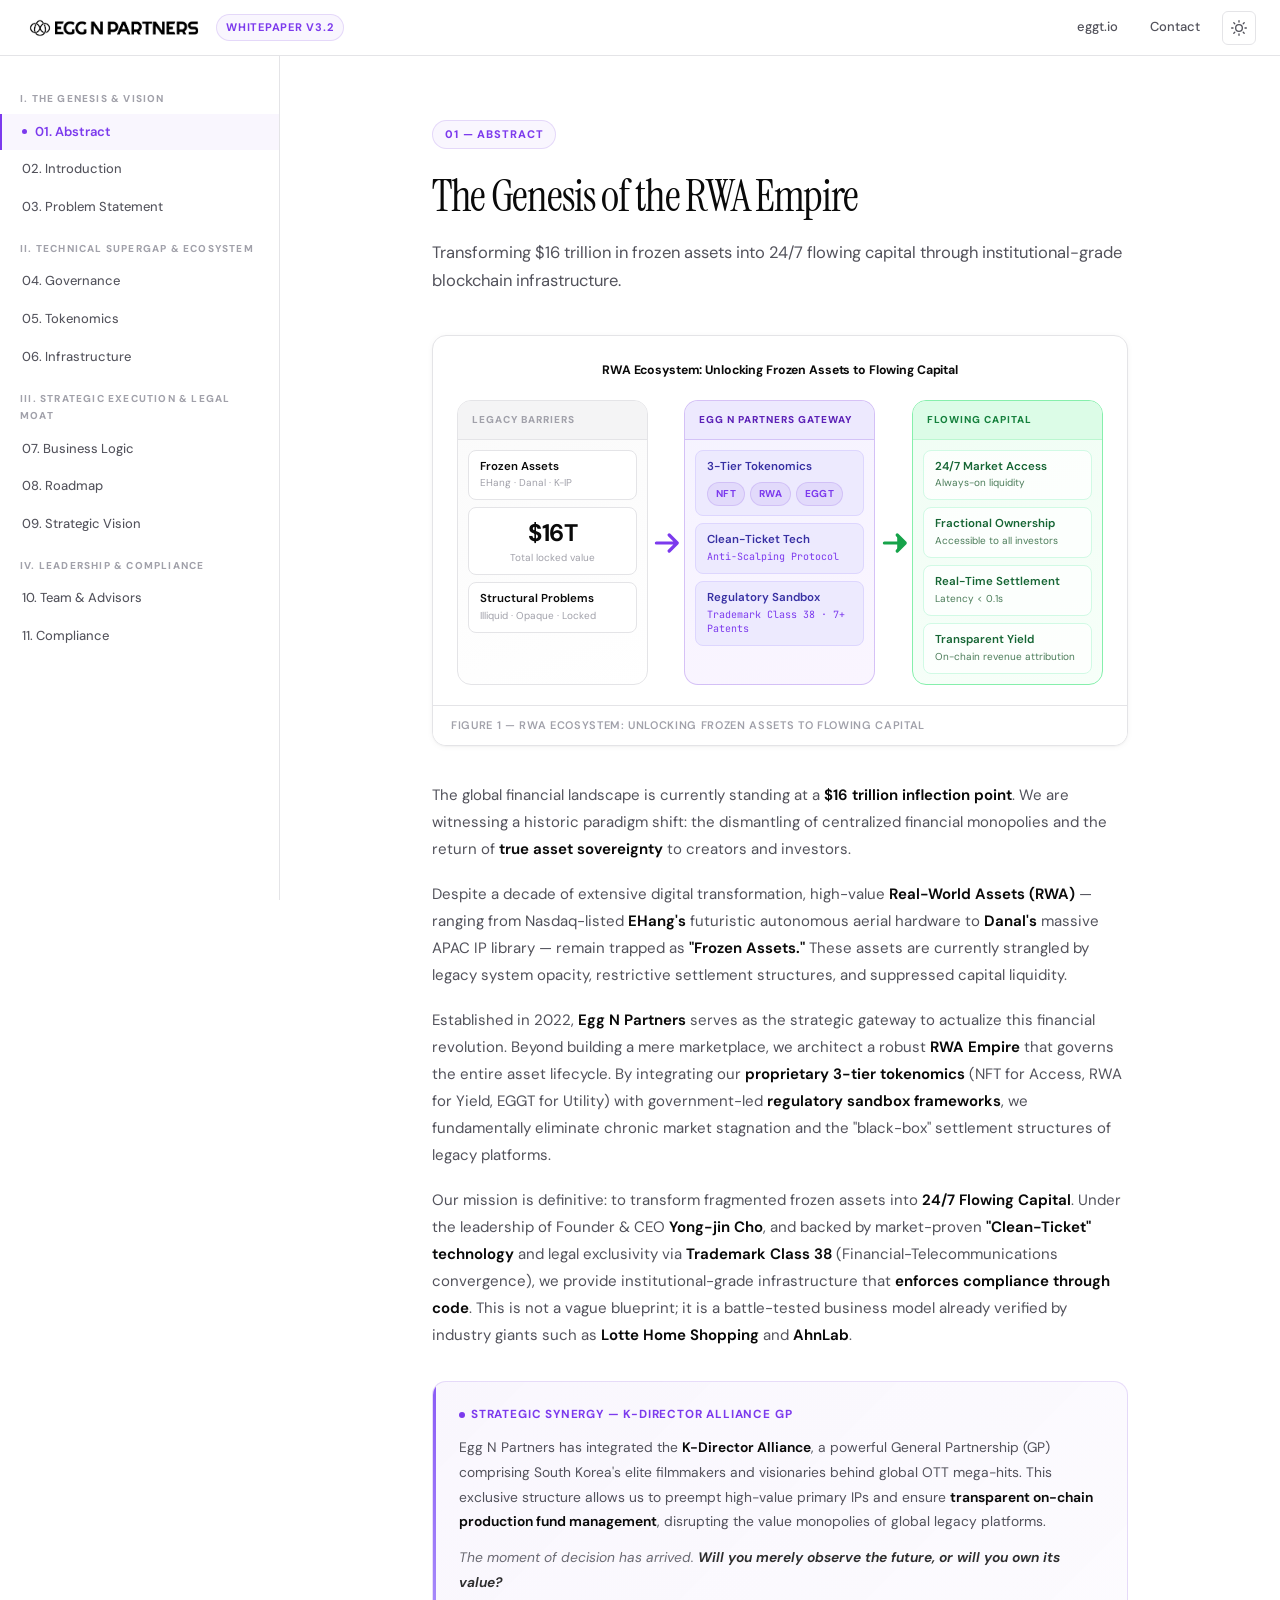
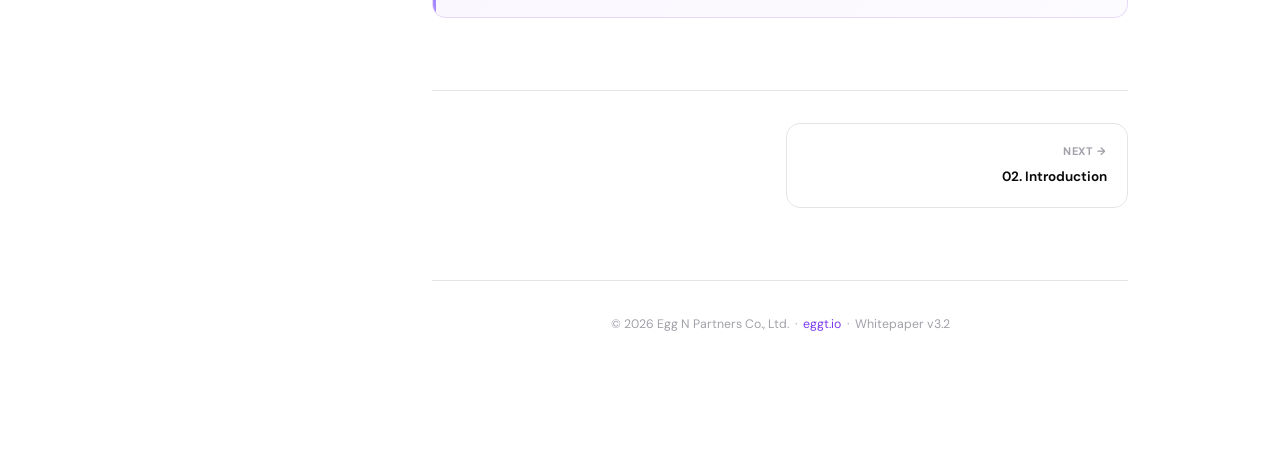
<file: index.html>
<!DOCTYPE html>
<html lang="en">
<head>
<meta charset="UTF-8">
<meta name="viewport" content="width=device-width, initial-scale=1.0">
<title>01. Abstract — Egg N Partners Whitepaper</title>
<link href="https://fonts.googleapis.com/css2?family=DM+Sans:ital,opsz,wght@0,9..40,300;0,9..40,400;0,9..40,500;0,9..40,600;0,9..40,700;1,9..40,400&family=JetBrains+Mono:wght@400;500&family=Instrument+Serif:ital@0;1&display=swap" rel="stylesheet">
<link rel="stylesheet" href="style.css">
<script>
(function(){var t=localStorage.getItem("theme");if(t)document.documentElement.setAttribute("data-theme",t);})();
</script>
</head>
<body>
<header class="site-header">
  <a class="header-logo" href="index.html">
    <div class="logo-svg-wrap"><svg xmlns="http://www.w3.org/2000/svg" xmlns:xlink="http://www.w3.org/1999/xlink" width="auto" zoomAndPan="magnify" viewBox="0 0 1500 149.999998" height="38" preserveAspectRatio="xMidYMid meet" version="1.0"><defs><filter x="0%" y="0%" width="100%" height="100%" id="5ac03037b3"><feColorMatrix values="0 0 0 0 1 0 0 0 0 1 0 0 0 0 1 0 0 0 1 0" color-interpolation-filters="sRGB"/></filter><filter x="0%" y="0%" width="100%" height="100%" id="50285e52c9"><feColorMatrix values="0 0 0 0 1 0 0 0 0 1 0 0 0 0 1 0.2126 0.7152 0.0722 0 0" color-interpolation-filters="sRGB"/></filter><clipPath id="2e9ec977f3"><path d="M 258.179688 19.03125 L 1452 19.03125 L 1452 130.78125 L 258.179688 130.78125 Z M 258.179688 19.03125 " clip-rule="nonzero"/></clipPath><mask id="2c825d4673"><g filter="url(#5ac03037b3)"><g filter="url(#50285e52c9)" transform="matrix(0.807302, 0, 0, 0.809783, 258.178797, 19.030196)"><image x="0" y="0" width="1479" xlink:href="[data-uri]" height="138" preserveAspectRatio="xMidYMid meet"/></g></g></mask><clipPath id="3f7630f7ee"><path d="M 47.796875 0 L 219.546875 0 L 219.546875 150 L 47.796875 150 Z M 47.796875 0 " clip-rule="nonzero"/></clipPath><mask id="4c687fed88"><g filter="url(#5ac03037b3)"><g filter="url(#50285e52c9)" transform="matrix(0.196777, 0, 0, 0.196777, 2.339456, -56.421556)"><image x="0" y="0" width="1334" xlink:href="[data-uri]" height="1334" preserveAspectRatio="xMidYMid meet"/></g></g></mask></defs><g clip-path="url(#2e9ec977f3)"><g mask="url(#2c825d4673)"><g transform="matrix(0.807302, 0, 0, 0.809783, 258.178797, 19.030196)"><image x="0" y="0" width="1479" xlink:href="[data-uri]" height="138" preserveAspectRatio="xMidYMid meet"/></g></g></g><g clip-path="url(#3f7630f7ee)"><g mask="url(#4c687fed88)"><g transform="matrix(0.196777, 0, 0, 0.196777, 2.339456, -56.421556)"><image x="0" y="0" width="1334" xlink:href="[data-uri]" height="1334" preserveAspectRatio="xMidYMid meet"/></g></g></g></svg></div>
    <span class="header-tag">Whitepaper v3.2</span>
  </a>
  <div class="header-right">
    <a class="header-link" href="https://www.eggt.io" target="_blank">eggt.io</a>
    <a class="header-link" href="mailto:info@eggverse.io">Contact</a>
    <button class="theme-toggle" id="themeBtn" aria-label="Toggle dark mode"><div class="theme-toggle-wrap"><svg class="icon-sun" viewBox="0 0 24 24"><circle cx="12" cy="12" r="5"/><line x1="12" y1="1" x2="12" y2="3"/><line x1="12" y1="21" x2="12" y2="23"/><line x1="4.22" y1="4.22" x2="5.64" y2="5.64"/><line x1="18.36" y1="18.36" x2="19.78" y2="19.78"/><line x1="1" y1="12" x2="3" y2="12"/><line x1="21" y1="12" x2="23" y2="12"/><line x1="4.22" y1="19.78" x2="5.64" y2="18.36"/><line x1="18.36" y1="5.64" x2="19.78" y2="4.22"/></svg><svg class="icon-moon" viewBox="0 0 24 24"><path d="M21 12.79A9 9 0 1 1 11.21 3 7 7 0 0 0 21 12.79z"/></svg></div></button>
    <button class="menu-toggle" id="menuBtn" aria-label="Toggle menu">
      <svg viewBox="0 0 24 24"><line x1="3" y1="6" x2="21" y2="6"/><line x1="3" y1="12" x2="21" y2="12"/><line x1="3" y1="18" x2="21" y2="18"/></svg>
    </button>
  </div>
</header>
<nav class="sidebar" id="sidebar">
  <div class="nav-group">
    <div class="nav-group-label">I. The Genesis &amp; Vision</div>
    <a class="nav-link active" href="index.html">01. Abstract</a>
    <a class="nav-link" href="introduction.html">02. Introduction</a>
    <a class="nav-link" href="problem.html">03. Problem Statement</a>
  </div>
  <div class="nav-group">
    <div class="nav-group-label">II. Technical Supergap &amp; Ecosystem</div>
    <a class="nav-link" href="governance.html">04. Governance</a>
    <a class="nav-link" href="tokenomics.html">05. Tokenomics</a>
    <a class="nav-link" href="infrastructure.html">06. Infrastructure</a>
  </div>
  <div class="nav-group">
    <div class="nav-group-label">III. Strategic Execution &amp; Legal Moat</div>
    <a class="nav-link" href="business-logic.html">07. Business Logic</a>
    <a class="nav-link" href="roadmap.html">08. Roadmap</a>
    <a class="nav-link" href="strategic-vision.html">09. Strategic Vision</a>
  </div>
  <div class="nav-group">
    <div class="nav-group-label">IV. Leadership &amp; Compliance</div>
    <a class="nav-link" href="team.html">10. Team &amp; Advisors</a>
    <a class="nav-link" href="compliance.html">11. Compliance</a>
  </div>
</nav><main class="main">
<div class="content">
<div class="page-content">
<span class="badge">01 — Abstract</span>
<h1>The Genesis of the RWA Empire</h1>
<p class="subtitle">Transforming $16 trillion in frozen assets into 24/7 flowing capital through institutional-grade blockchain infrastructure.</p>

<div class="diagram-container diag-html">
<div class="diag-inner">
<div class="diag-title">RWA Ecosystem: Unlocking Frozen Assets to Flowing Capital</div>
<div class="diag-cols">
  <div class="diag-col c-gray">
    <div class="diag-col-head">Legacy Barriers</div>
    <div class="diag-col-body">
      <div class="diag-item">
        <div class="diag-item-title">Frozen Assets</div>
        <div class="diag-item-sub">EHang · Danal · K-IP</div>
      </div>
      <div class="diag-item" style="text-align:center">
        <div class="diag-item-title" style="font-size:1.6rem;font-weight:700;color:var(--fg);letter-spacing:-0.02em">$16T</div>
        <div class="diag-item-sub">Total locked value</div>
      </div>
      <div class="diag-item">
        <div class="diag-item-title">Structural Problems</div>
        <div class="diag-item-sub">Illiquid · Opaque · Locked</div>
      </div>
    </div>
  </div>
  <div class="diag-arrow"><svg viewBox="0 0 20 20" fill="none" xmlns="http://www.w3.org/2000/svg">
  <path d="M4 10h12M12 5l5 5-5 5" stroke="#7C3AED" stroke-width="2" stroke-linecap="round" stroke-linejoin="round"/>
</svg></div>
  <div class="diag-col c-purple">
    <div class="diag-col-head">EGG N Partners Gateway</div>
    <div class="diag-col-body">
      <div class="diag-item">
        <div class="diag-item-title">3-Tier Tokenomics</div>
        <div style="display:flex;gap:5px;margin-top:4px">
          <span class="diag-tag">NFT</span>
          <span class="diag-tag">RWA</span>
          <span class="diag-tag">EGGT</span>
        </div>
      </div>
      <div class="diag-item">
        <div class="diag-item-title">Clean-Ticket Tech</div>
        <div class="diag-item-sub">Anti-Scalping Protocol</div>
      </div>
      <div class="diag-item">
        <div class="diag-item-title">Regulatory Sandbox</div>
        <div class="diag-item-sub">Trademark Class 38 · 7+ Patents</div>
      </div>
    </div>
  </div>
  <div class="diag-arrow a-green"><svg viewBox="0 0 20 20" fill="none" xmlns="http://www.w3.org/2000/svg">
  <path d="M4 10h12M12 5l5 5-5 5" stroke="#16A34A" stroke-width="2" stroke-linecap="round" stroke-linejoin="round"/>
</svg></div>
  <div class="diag-col c-green">
    <div class="diag-col-head">Flowing Capital</div>
    <div class="diag-col-body">
      <div class="diag-item">
        <div class="diag-item-title">24/7 Market Access</div>
        <div class="diag-item-sub">Always-on liquidity</div>
      </div>
      <div class="diag-item">
        <div class="diag-item-title">Fractional Ownership</div>
        <div class="diag-item-sub">Accessible to all investors</div>
      </div>
      <div class="diag-item">
        <div class="diag-item-title">Real-Time Settlement</div>
        <div class="diag-item-sub">Latency &lt; 0.1s</div>
      </div>
      <div class="diag-item">
        <div class="diag-item-title">Transparent Yield</div>
        <div class="diag-item-sub">On-chain revenue attribution</div>
      </div>
    </div>
  </div>
</div>
</div>
<div class="diagram-label">Figure 1 — RWA Ecosystem: Unlocking Frozen Assets to Flowing Capital</div>
</div>

<p>The global financial landscape is currently standing at a <strong>$16 trillion inflection point</strong>. We are witnessing a historic paradigm shift: the dismantling of centralized financial monopolies and the return of <strong>true asset sovereignty</strong> to creators and investors.</p>
<p>Despite a decade of extensive digital transformation, high-value <strong>Real-World Assets (RWA)</strong> — ranging from Nasdaq-listed <strong>EHang's</strong> futuristic autonomous aerial hardware to <strong>Danal's</strong> massive APAC IP library — remain trapped as <strong>"Frozen Assets."</strong> These assets are currently strangled by legacy system opacity, restrictive settlement structures, and suppressed capital liquidity.</p>
<p>Established in 2022, <strong>Egg N Partners</strong> serves as the strategic gateway to actualize this financial revolution. Beyond building a mere marketplace, we architect a robust <strong>RWA Empire</strong> that governs the entire asset lifecycle. By integrating our <strong>proprietary 3-tier tokenomics</strong> (NFT for Access, RWA for Yield, EGGT for Utility) with government-led <strong>regulatory sandbox frameworks</strong>, we fundamentally eliminate chronic market stagnation and the "black-box" settlement structures of legacy platforms.</p>
<p>Our mission is definitive: to transform fragmented frozen assets into <strong>24/7 Flowing Capital</strong>. Under the leadership of Founder &amp; CEO <strong>Yong-jin Cho</strong>, and backed by market-proven <strong>"Clean-Ticket" technology</strong> and legal exclusivity via <strong>Trademark Class 38</strong> (Financial-Telecommunications convergence), we provide institutional-grade infrastructure that <strong>enforces compliance through code</strong>. This is not a vague blueprint; it is a battle-tested business model already verified by industry giants such as <strong>Lotte Home Shopping</strong> and <strong>AhnLab</strong>.</p>

<div class="callout">
  <div class="callout-title">Strategic Synergy — K-Director Alliance GP</div>
  <p>Egg N Partners has integrated the <strong>K-Director Alliance</strong>, a powerful General Partnership (GP) comprising South Korea's elite filmmakers and visionaries behind global OTT mega-hits. This exclusive structure allows us to preempt high-value primary IPs and ensure <strong>transparent on-chain production fund management</strong>, disrupting the value monopolies of global legacy platforms.</p>
  <p style="margin-top:0.75rem;font-style:italic;opacity:0.85">The moment of decision has arrived. <strong>Will you merely observe the future, or will you own its value?</strong></p>
</div>
<div class="page-nav">
  <div></div>
  <a class="next" href="introduction.html"><span class="page-nav-label">Next →</span><span class="page-nav-title">02. Introduction</span></a>
</div>
<div class="doc-footer">
  <p>&copy; 2026 Egg N Partners Co., Ltd. &nbsp;&middot;&nbsp; <a href="https://www.eggt.io" target="_blank">eggt.io</a> &nbsp;&middot;&nbsp; Whitepaper v3.2</p>
</div>
</div>
</div>
</main>
<script>
(function(){
  

  // Header hide on scroll
  var hdr=document.querySelector('.site-header'), lastY=0;
  window.addEventListener('scroll',function(){
    var y=window.scrollY;
    if(y>80&&y>lastY) hdr.classList.add('hidden'); else hdr.classList.remove('hidden');
    hdr.classList.toggle('scrolled',y>10);
    lastY=y;
  },{passive:true});

  // Mobile menu
  var btn=document.getElementById('menuBtn'),sb=document.getElementById('sidebar');
  btn.addEventListener('click',function(){sb.classList.toggle('open');});
  document.addEventListener('click',function(e){
    if(window.innerWidth<=900&&!sb.contains(e.target)&&e.target!==btn&&!btn.contains(e.target)) sb.classList.remove('open');
  });
  document.querySelectorAll('.nav-link').forEach(function(l){l.addEventListener('click',function(){sb.classList.remove('open');});});

  // Diagram hover animation
  document.querySelectorAll('.diagram-container').forEach(function(el){
    var obs=new IntersectionObserver(function(entries){
      if(entries[0].isIntersecting){el.style.animation='fadeUp 0.5s cubic-bezier(0.22,1,0.36,1) both';obs.disconnect();}
    },{threshold:0.1});
    obs.observe(el);
  });

  // Dark mode toggle
  var themeBtn = document.getElementById("themeBtn");
  var root = document.documentElement;
  var savedTheme = localStorage.getItem("theme") || "light";
  root.setAttribute("data-theme", savedTheme);
  themeBtn.addEventListener("click", function(){
    var current = root.getAttribute("data-theme");
    var next = current === "dark" ? "light" : "dark";
    root.setAttribute("data-theme", next);
    localStorage.setItem("theme", next);
  });

})();
</script>
<script src="cards.js"></script>
</body>
</html>
</file>
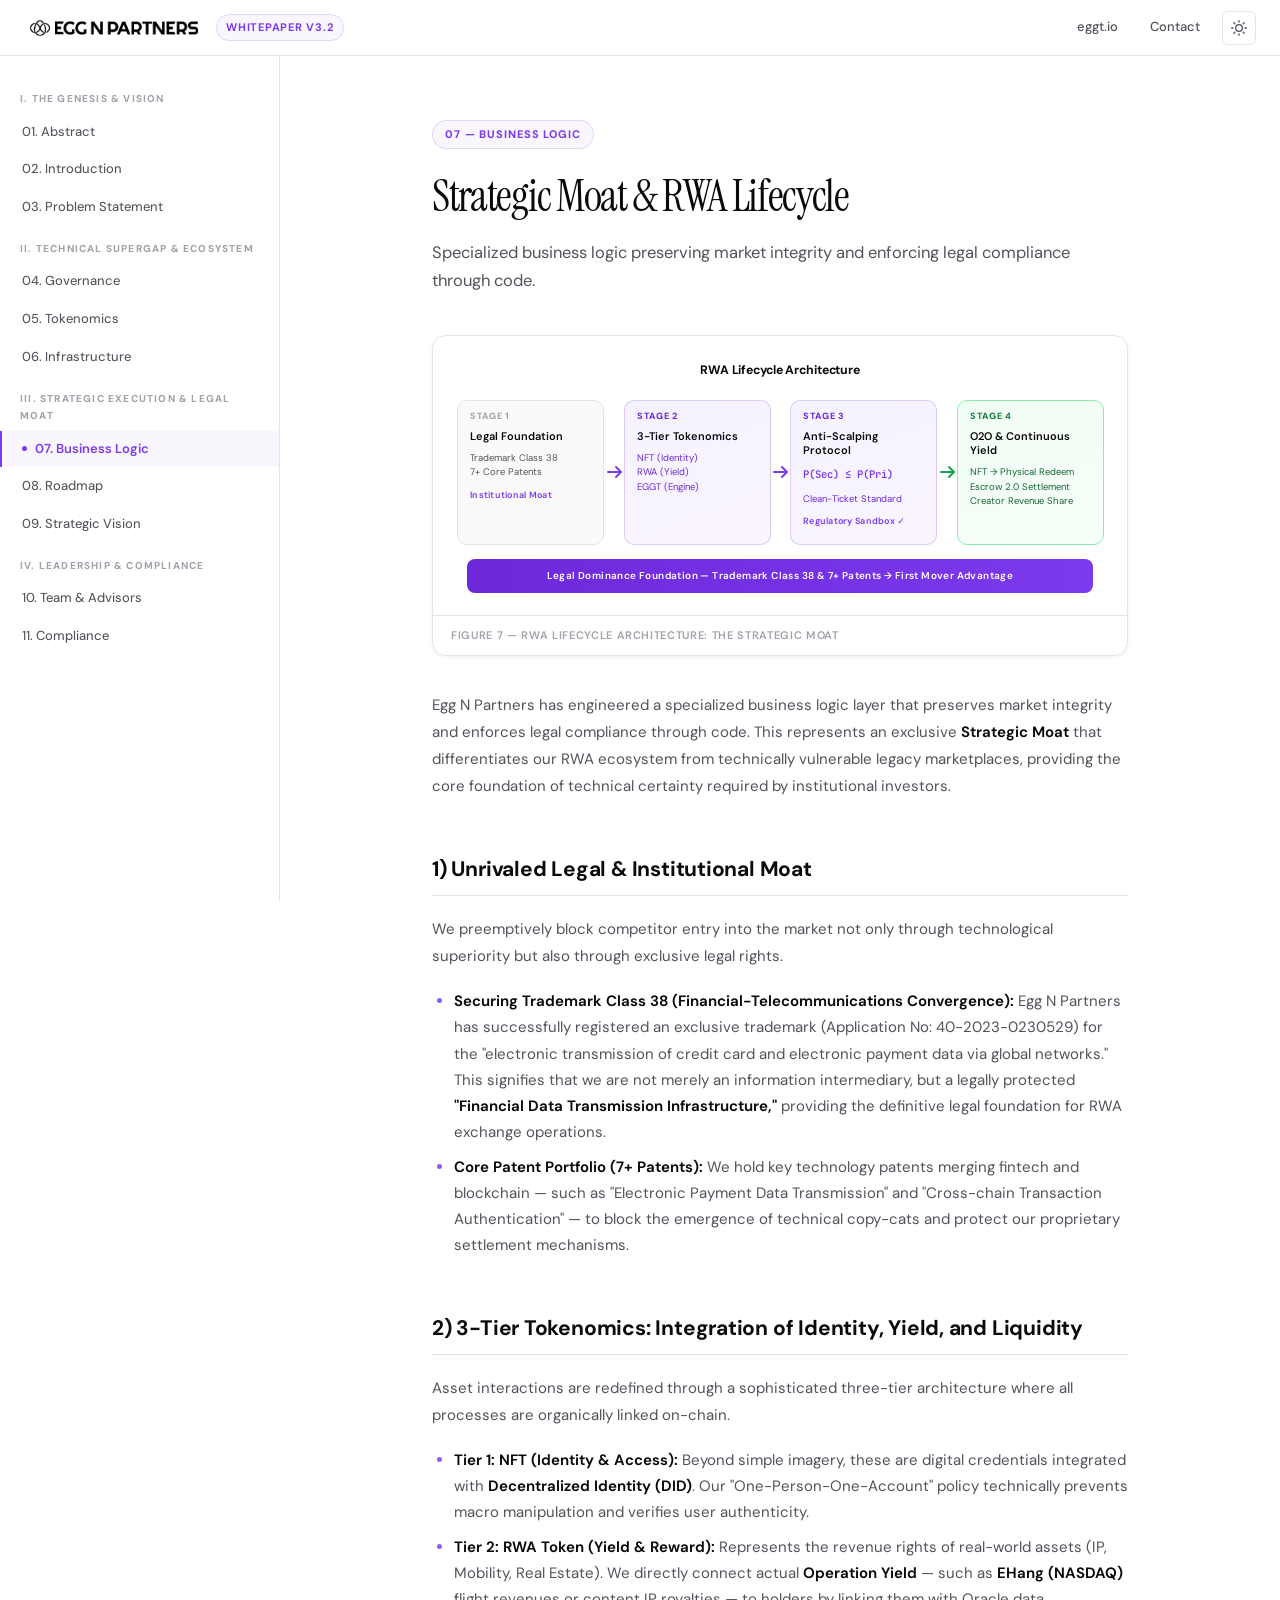
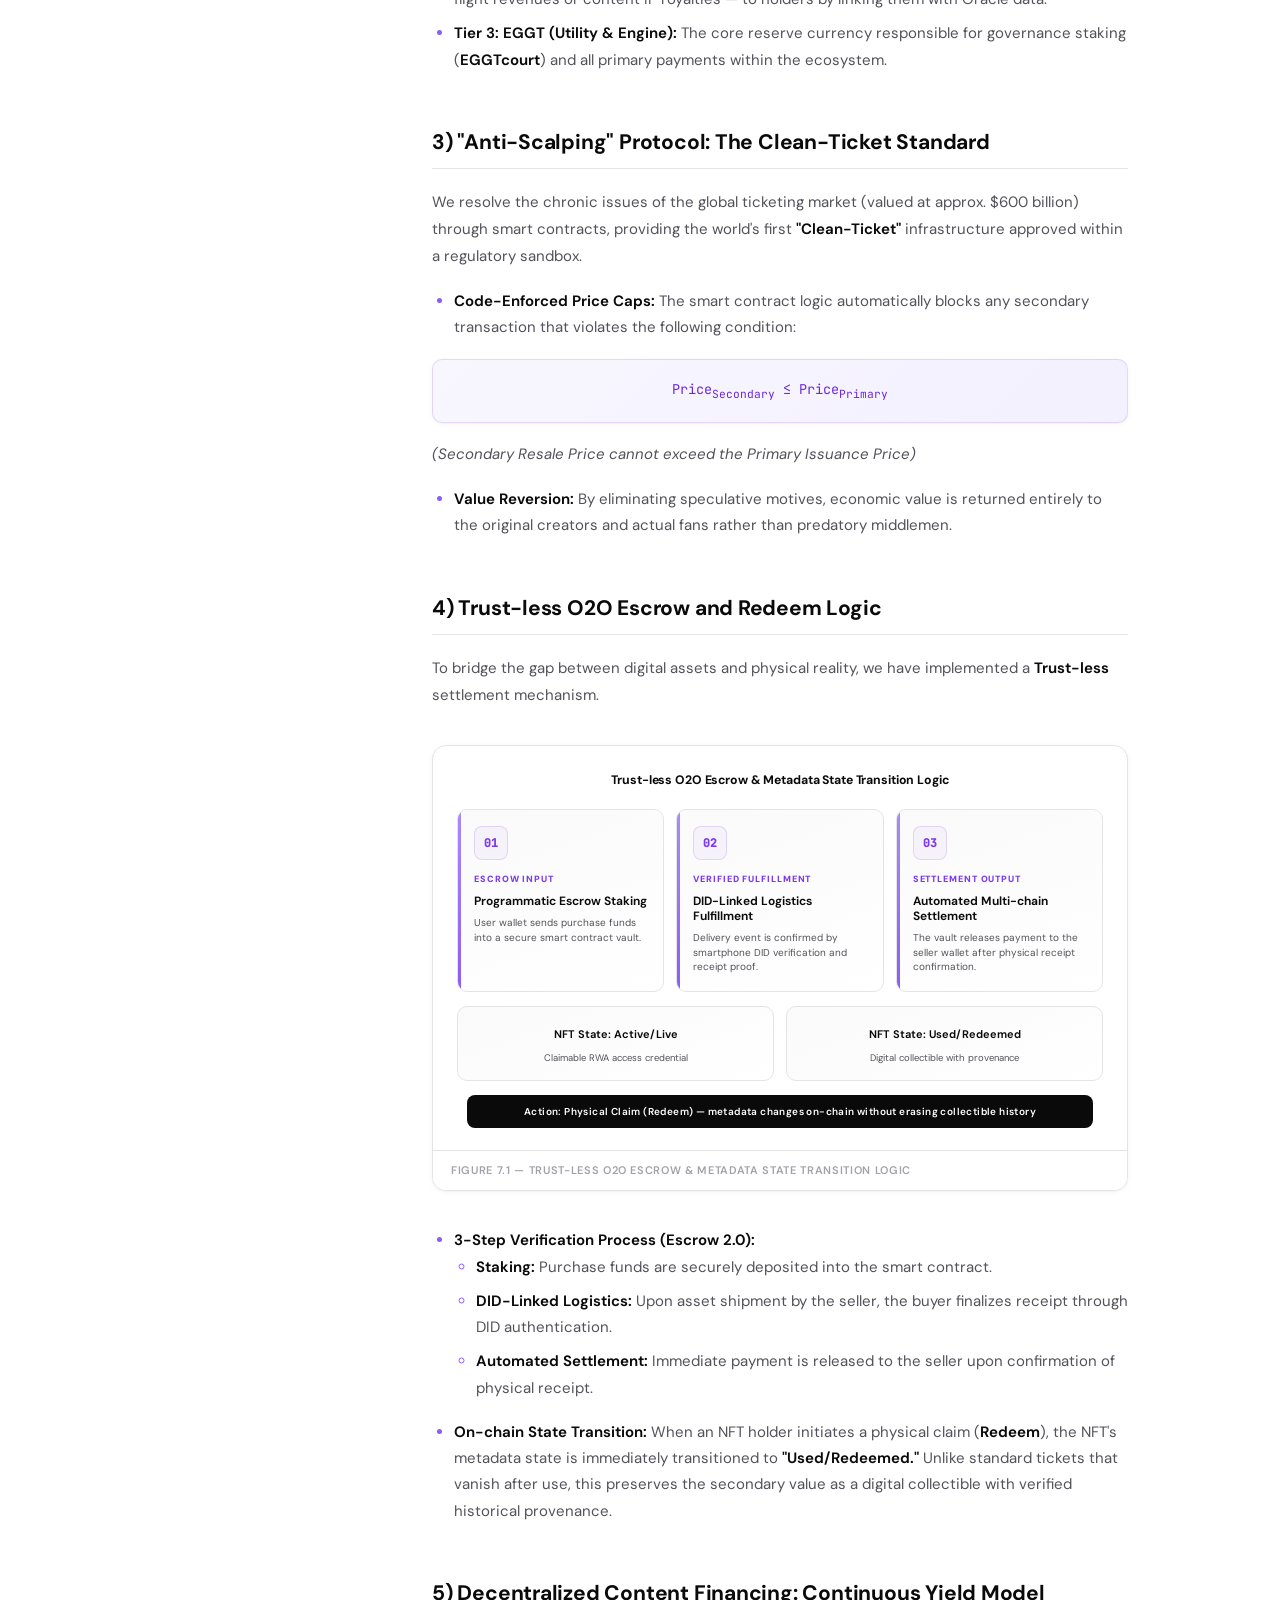
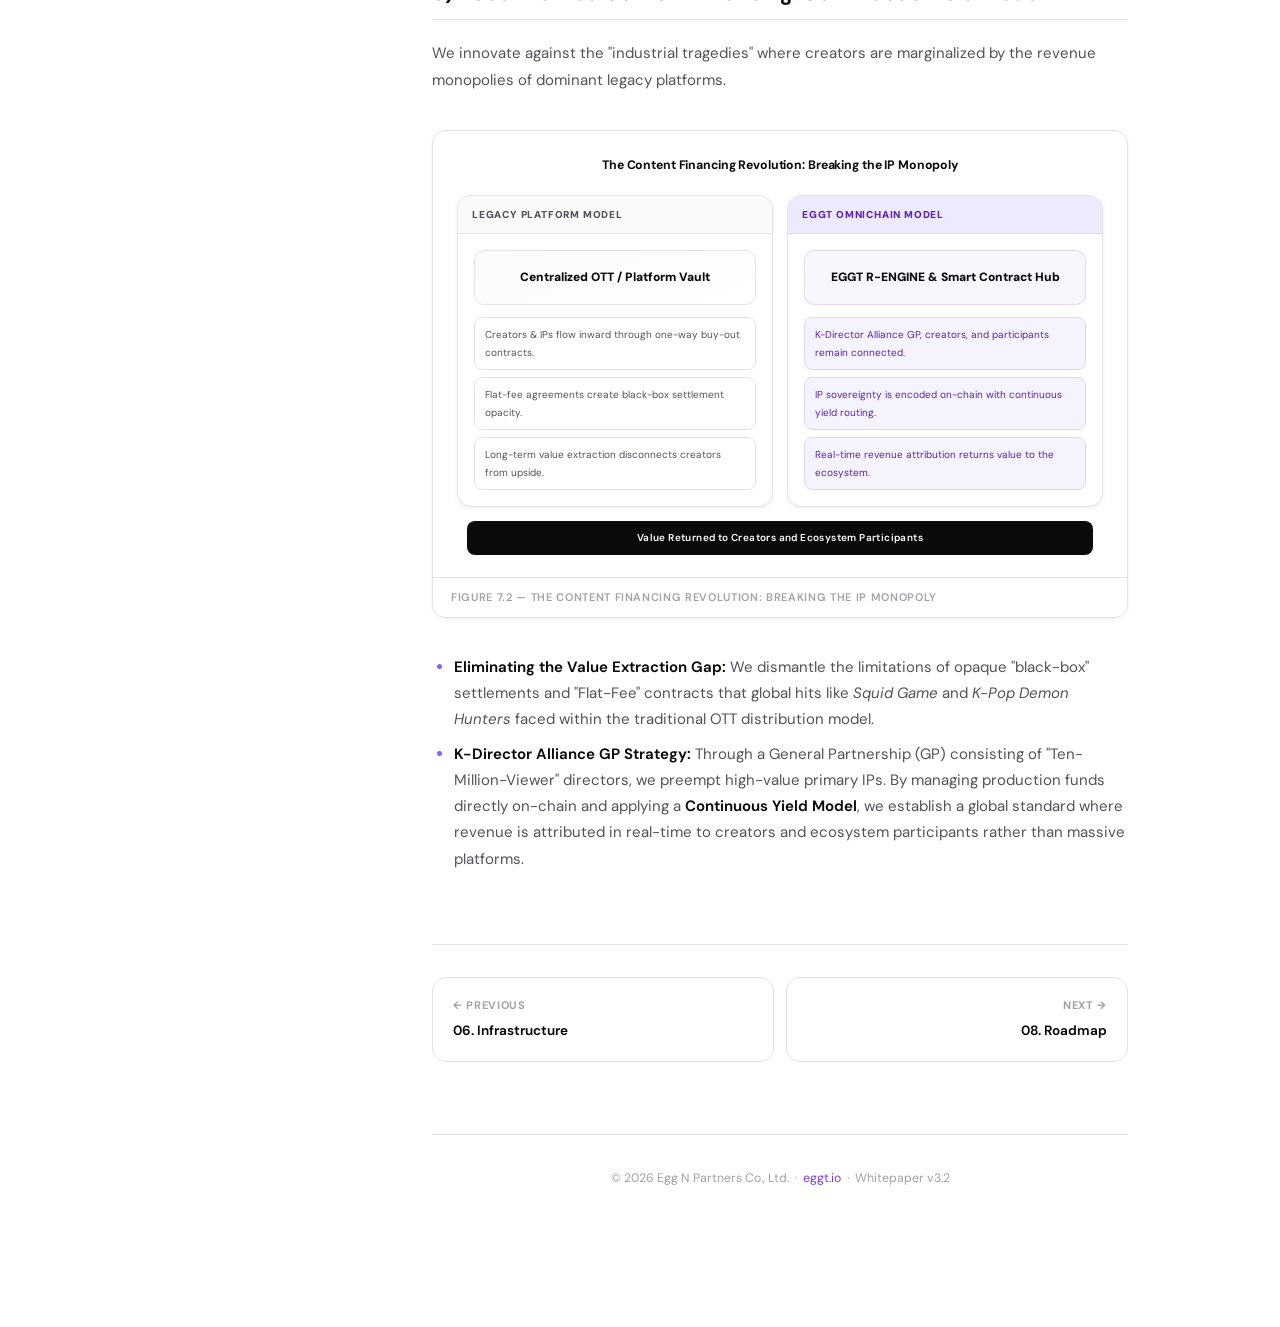
<file: business-logic.html>
<!DOCTYPE html>
<html lang="en">
<head>
<meta charset="UTF-8">
<meta name="viewport" content="width=device-width, initial-scale=1.0">
<title>07. Business Logic — Egg N Partners Whitepaper</title>
<link href="https://fonts.googleapis.com/css2?family=DM+Sans:ital,opsz,wght@0,9..40,300;0,9..40,400;0,9..40,500;0,9..40,600;0,9..40,700;1,9..40,400&family=JetBrains+Mono:wght@400;500&family=Instrument+Serif:ital@0;1&display=swap" rel="stylesheet">
<link rel="stylesheet" href="style.css">
<script>
(function(){var t=localStorage.getItem("theme");if(t)document.documentElement.setAttribute("data-theme",t);})();
</script>
</head>
<body>
<header class="site-header">
  <a class="header-logo" href="index.html">
    <div class="logo-svg-wrap"><svg xmlns="http://www.w3.org/2000/svg" xmlns:xlink="http://www.w3.org/1999/xlink" width="auto" zoomAndPan="magnify" viewBox="0 0 1500 149.999998" height="38" preserveAspectRatio="xMidYMid meet" version="1.0"><defs><filter x="0%" y="0%" width="100%" height="100%" id="5ac03037b3"><feColorMatrix values="0 0 0 0 1 0 0 0 0 1 0 0 0 0 1 0 0 0 1 0" color-interpolation-filters="sRGB"/></filter><filter x="0%" y="0%" width="100%" height="100%" id="50285e52c9"><feColorMatrix values="0 0 0 0 1 0 0 0 0 1 0 0 0 0 1 0.2126 0.7152 0.0722 0 0" color-interpolation-filters="sRGB"/></filter><clipPath id="2e9ec977f3"><path d="M 258.179688 19.03125 L 1452 19.03125 L 1452 130.78125 L 258.179688 130.78125 Z M 258.179688 19.03125 " clip-rule="nonzero"/></clipPath><mask id="2c825d4673"><g filter="url(#5ac03037b3)"><g filter="url(#50285e52c9)" transform="matrix(0.807302, 0, 0, 0.809783, 258.178797, 19.030196)"><image x="0" y="0" width="1479" xlink:href="[data-uri]" height="138" preserveAspectRatio="xMidYMid meet"/></g></g></mask><clipPath id="3f7630f7ee"><path d="M 47.796875 0 L 219.546875 0 L 219.546875 150 L 47.796875 150 Z M 47.796875 0 " clip-rule="nonzero"/></clipPath><mask id="4c687fed88"><g filter="url(#5ac03037b3)"><g filter="url(#50285e52c9)" transform="matrix(0.196777, 0, 0, 0.196777, 2.339456, -56.421556)"><image x="0" y="0" width="1334" xlink:href="[data-uri]" height="1334" preserveAspectRatio="xMidYMid meet"/></g></g></mask></defs><g clip-path="url(#2e9ec977f3)"><g mask="url(#2c825d4673)"><g transform="matrix(0.807302, 0, 0, 0.809783, 258.178797, 19.030196)"><image x="0" y="0" width="1479" xlink:href="[data-uri]" height="138" preserveAspectRatio="xMidYMid meet"/></g></g></g><g clip-path="url(#3f7630f7ee)"><g mask="url(#4c687fed88)"><g transform="matrix(0.196777, 0, 0, 0.196777, 2.339456, -56.421556)"><image x="0" y="0" width="1334" xlink:href="[data-uri]" height="1334" preserveAspectRatio="xMidYMid meet"/></g></g></g></svg></div>
    <span class="header-tag">Whitepaper v3.2</span>
  </a>
  <div class="header-right">
    <a class="header-link" href="https://www.eggt.io" target="_blank">eggt.io</a>
    <a class="header-link" href="mailto:info@eggverse.io">Contact</a>
    <button class="theme-toggle" id="themeBtn" aria-label="Toggle dark mode"><div class="theme-toggle-wrap"><svg class="icon-sun" viewBox="0 0 24 24"><circle cx="12" cy="12" r="5"/><line x1="12" y1="1" x2="12" y2="3"/><line x1="12" y1="21" x2="12" y2="23"/><line x1="4.22" y1="4.22" x2="5.64" y2="5.64"/><line x1="18.36" y1="18.36" x2="19.78" y2="19.78"/><line x1="1" y1="12" x2="3" y2="12"/><line x1="21" y1="12" x2="23" y2="12"/><line x1="4.22" y1="19.78" x2="5.64" y2="18.36"/><line x1="18.36" y1="5.64" x2="19.78" y2="4.22"/></svg><svg class="icon-moon" viewBox="0 0 24 24"><path d="M21 12.79A9 9 0 1 1 11.21 3 7 7 0 0 0 21 12.79z"/></svg></div></button>
    <button class="menu-toggle" id="menuBtn" aria-label="Toggle menu">
      <svg viewBox="0 0 24 24"><line x1="3" y1="6" x2="21" y2="6"/><line x1="3" y1="12" x2="21" y2="12"/><line x1="3" y1="18" x2="21" y2="18"/></svg>
    </button>
  </div>
</header>
<nav class="sidebar" id="sidebar">
  <div class="nav-group">
    <div class="nav-group-label">I. The Genesis &amp; Vision</div>
    <a class="nav-link" href="index.html">01. Abstract</a>
    <a class="nav-link" href="introduction.html">02. Introduction</a>
    <a class="nav-link" href="problem.html">03. Problem Statement</a>
  </div>
  <div class="nav-group">
    <div class="nav-group-label">II. Technical Supergap &amp; Ecosystem</div>
    <a class="nav-link" href="governance.html">04. Governance</a>
    <a class="nav-link" href="tokenomics.html">05. Tokenomics</a>
    <a class="nav-link" href="infrastructure.html">06. Infrastructure</a>
  </div>
  <div class="nav-group">
    <div class="nav-group-label">III. Strategic Execution &amp; Legal Moat</div>
    <a class="nav-link active" href="business-logic.html">07. Business Logic</a>
    <a class="nav-link" href="roadmap.html">08. Roadmap</a>
    <a class="nav-link" href="strategic-vision.html">09. Strategic Vision</a>
  </div>
  <div class="nav-group">
    <div class="nav-group-label">IV. Leadership &amp; Compliance</div>
    <a class="nav-link" href="team.html">10. Team &amp; Advisors</a>
    <a class="nav-link" href="compliance.html">11. Compliance</a>
  </div>
</nav><main class="main">
<div class="content">
<div class="page-content">
<span class="badge">07 — Business Logic</span>
<h1>Strategic Moat &amp; RWA Lifecycle</h1>
<p class="subtitle">Specialized business logic preserving market integrity and enforcing legal compliance through code.</p>

<div class="diagram-container diag-html">
<div class="diag-inner">
<div class="diag-title">RWA Lifecycle Architecture</div>
<div class="diag-stages">
  <div class="diag-stage s-gray">
    <div class="diag-stage-num">Stage 1</div>
    <div class="diag-stage-title">Legal Foundation</div>
    <div class="diag-stage-body">
      <span class="diag-stage-line">Trademark Class 38</span>
      <span class="diag-stage-line">7+ Core Patents</span>
      <span class="diag-stage-tag">Institutional Moat</span>
    </div>
  </div>
  <div class="diag-stage-connector">
    <svg viewBox="0 0 20 20" fill="none" xmlns="http://www.w3.org/2000/svg"><path d="M4 10h12M12 5l5 5-5 5" stroke="#7C3AED" stroke-width="2" stroke-linecap="round" stroke-linejoin="round"/></svg>
  </div>
  <div class="diag-stage s-purple">
    <div class="diag-stage-num">Stage 2</div>
    <div class="diag-stage-title">3-Tier Tokenomics</div>
    <div class="diag-stage-body">
      <span class="diag-stage-line">NFT (Identity)</span>
      <span class="diag-stage-line">RWA (Yield)</span>
      <span class="diag-stage-line">EGGT (Engine)</span>
    </div>
  </div>
  <div class="diag-stage-connector">
    <svg viewBox="0 0 20 20" fill="none" xmlns="http://www.w3.org/2000/svg"><path d="M4 10h12M12 5l5 5-5 5" stroke="#7C3AED" stroke-width="2" stroke-linecap="round" stroke-linejoin="round"/></svg>
  </div>
  <div class="diag-stage s-purple">
    <div class="diag-stage-num">Stage 3</div>
    <div class="diag-stage-title">Anti-Scalping Protocol</div>
    <div class="diag-stage-mono">P(Sec) ≤ P(Pri)</div>
    <div class="diag-stage-body">
      <span class="diag-stage-line">Clean-Ticket Standard</span>
      <span class="diag-stage-tag">Regulatory Sandbox ✓</span>
    </div>
  </div>
  <div class="diag-stage-connector">
    <svg viewBox="0 0 20 20" fill="none" xmlns="http://www.w3.org/2000/svg"><path d="M4 10h12M12 5l5 5-5 5" stroke="#16A34A" stroke-width="2" stroke-linecap="round" stroke-linejoin="round"/></svg>
  </div>
  <div class="diag-stage s-green">
    <div class="diag-stage-num">Stage 4</div>
    <div class="diag-stage-title">O2O &amp; Continuous Yield</div>
    <div class="diag-stage-body">
      <span class="diag-stage-line">NFT → Physical Redeem</span>
      <span class="diag-stage-line">Escrow 2.0 Settlement</span>
      <span class="diag-stage-line">Creator Revenue Share</span>
    </div>
  </div>
</div>
<div class="diag-footer-bar bar-purple">Legal Dominance Foundation — Trademark Class 38 &amp; 7+ Patents → First Mover Advantage</div>
</div>
<div class="diagram-label">Figure 7 — RWA Lifecycle Architecture: The Strategic Moat</div>
</div>

<p>Egg N Partners has engineered a specialized business logic layer that preserves market integrity and enforces legal compliance through code. This represents an exclusive <strong>Strategic Moat</strong> that differentiates our RWA ecosystem from technically vulnerable legacy marketplaces, providing the core foundation of technical certainty required by institutional investors.</p>

<h2>1) Unrivaled Legal &amp; Institutional Moat</h2>
<p>We preemptively block competitor entry into the market not only through technological superiority but also through exclusive legal rights.</p>
<ul>
  <li><strong>Securing Trademark Class 38 (Financial-Telecommunications Convergence):</strong> Egg N Partners has successfully registered an exclusive trademark (Application No: 40-2023-0230529) for the "electronic transmission of credit card and electronic payment data via global networks." This signifies that we are not merely an information intermediary, but a legally protected <strong>"Financial Data Transmission Infrastructure,"</strong> providing the definitive legal foundation for RWA exchange operations.</li>
  <li><strong>Core Patent Portfolio (7+ Patents):</strong> We hold key technology patents merging fintech and blockchain — such as "Electronic Payment Data Transmission" and "Cross-chain Transaction Authentication" — to block the emergence of technical copy-cats and protect our proprietary settlement mechanisms.</li>
</ul>

<h2>2) 3-Tier Tokenomics: Integration of Identity, Yield, and Liquidity</h2>
<p>Asset interactions are redefined through a sophisticated three-tier architecture where all processes are organically linked on-chain.</p>
<ul>
  <li><strong>Tier 1: NFT (Identity &amp; Access):</strong> Beyond simple imagery, these are digital credentials integrated with <strong>Decentralized Identity (DID)</strong>. Our "One-Person-One-Account" policy technically prevents macro manipulation and verifies user authenticity.</li>
  <li><strong>Tier 2: RWA Token (Yield &amp; Reward):</strong> Represents the revenue rights of real-world assets (IP, Mobility, Real Estate). We directly connect actual <strong>Operation Yield</strong> — such as <strong>EHang (NASDAQ)</strong> flight revenues or content IP royalties — to holders by linking them with Oracle data.</li>
  <li><strong>Tier 3: EGGT (Utility &amp; Engine):</strong> The core reserve currency responsible for governance staking (<strong>EGGTcourt</strong>) and all primary payments within the ecosystem.</li>
</ul>

<h2>3) "Anti-Scalping" Protocol: The Clean-Ticket Standard</h2>
<p>We resolve the chronic issues of the global ticketing market (valued at approx. $600 billion) through smart contracts, providing the world's first <strong>"Clean-Ticket"</strong> infrastructure approved within a regulatory sandbox.</p>
<ul>
  <li><strong>Code-Enforced Price Caps:</strong> The smart contract logic automatically blocks any secondary transaction that violates the following condition:</li>
</ul>
<div class="formula">Price<sub>Secondary</sub> ≤ Price<sub>Primary</sub></div>
<p><em>(Secondary Resale Price cannot exceed the Primary Issuance Price)</em></p>
<ul>
  <li><strong>Value Reversion:</strong> By eliminating speculative motives, economic value is returned entirely to the original creators and actual fans rather than predatory middlemen.</li>
</ul>

<h2>4) Trust-less O2O Escrow and Redeem Logic</h2>
<p>To bridge the gap between digital assets and physical reality, we have implemented a <strong>Trust-less</strong> settlement mechanism.</p>

<div class="diagram-container diag-html blueprint-flow">
<div class="diag-inner">
<div class="diag-title">Trust-less O2O Escrow &amp; Metadata State Transition Logic</div>
<div class="bp-grid bp-escrow-main bp-escrow-pro">
  <div class="bp-card bp-escrow-step">
    <div class="bp-icon">01</div>
    <div class="bp-step-kicker">Escrow Input</div>
    <h4>Programmatic Escrow Staking</h4>
    <p>User wallet sends purchase funds into a secure smart contract vault.</p>
  </div>
  <div class="bp-card bp-escrow-step">
    <div class="bp-icon">02</div>
    <div class="bp-step-kicker">Verified Fulfillment</div>
    <h4>DID-Linked Logistics Fulfillment</h4>
    <p>Delivery event is confirmed by smartphone DID verification and receipt proof.</p>
  </div>
  <div class="bp-card bp-escrow-step">
    <div class="bp-icon">03</div>
    <div class="bp-step-kicker">Settlement Output</div>
    <h4>Automated Multi-chain Settlement</h4>
    <p>The vault releases payment to the seller wallet after physical receipt confirmation.</p>
  </div>
</div>
<div class="bp-redeem">
  <div class="bp-redeem-state"><strong>NFT State: Active/Live</strong><span>Claimable RWA access credential</span></div>
  <div class="bp-redeem-state"><strong>NFT State: Used/Redeemed</strong><span>Digital collectible with provenance</span></div>
</div>
<div class="diag-footer-bar">Action: Physical Claim (Redeem) — metadata changes on-chain without erasing collectible history</div>
</div>
<div class="diagram-label">Figure 7.1 — Trust-less O2O Escrow &amp; Metadata State Transition Logic</div>
</div>

<ul>
  <li><strong>3-Step Verification Process (Escrow 2.0):</strong>
    <ul>
      <li><strong>Staking:</strong> Purchase funds are securely deposited into the smart contract.</li>
      <li><strong>DID-Linked Logistics:</strong> Upon asset shipment by the seller, the buyer finalizes receipt through DID authentication.</li>
      <li><strong>Automated Settlement:</strong> Immediate payment is released to the seller upon confirmation of physical receipt.</li>
    </ul>
  </li>
  <li><strong>On-chain State Transition:</strong> When an NFT holder initiates a physical claim (<strong>Redeem</strong>), the NFT's metadata state is immediately transitioned to <strong>"Used/Redeemed."</strong> Unlike standard tickets that vanish after use, this preserves the secondary value as a digital collectible with verified historical provenance.</li>
</ul>

<h2>5) Decentralized Content Financing: Continuous Yield Model</h2>
<p>We innovate against the "industrial tragedies" where creators are marginalized by the revenue monopolies of dominant legacy platforms.</p>

<div class="diagram-container diag-html blueprint-flow">
<div class="diag-inner">
<div class="diag-title">The Content Financing Revolution: Breaking the IP Monopoly</div>
<div class="bp-grid bp-split bp-finance-pro">
  <div class="bp-model legacy">
    <div class="bp-model-head">Legacy Platform Model</div>
    <div class="bp-model-body">
      <div class="bp-model-core">Centralized OTT / Platform Vault</div>
      <div class="bp-model-list">
        <span>Creators &amp; IPs flow inward through one-way buy-out contracts.</span>
        <span>Flat-fee agreements create black-box settlement opacity.</span>
        <span>Long-term value extraction disconnects creators from upside.</span>
      </div>
    </div>
  </div>
  <div class="bp-model eggt">
    <div class="bp-model-head">EGGT Omnichain Model</div>
    <div class="bp-model-body">
      <div class="bp-model-core">EGGT R-ENGINE &amp; Smart Contract Hub</div>
      <div class="bp-model-list">
        <span>K-Director Alliance GP, creators, and participants remain connected.</span>
        <span>IP sovereignty is encoded on-chain with continuous yield routing.</span>
        <span>Real-time revenue attribution returns value to the ecosystem.</span>
      </div>
    </div>
  </div>
</div>
<div class="diag-footer-bar">Value Returned to Creators and Ecosystem Participants</div>
</div>
<div class="diagram-label">Figure 7.2 — The Content Financing Revolution: Breaking the IP Monopoly</div>
</div>

<ul>
  <li><strong>Eliminating the Value Extraction Gap:</strong> We dismantle the limitations of opaque "black-box" settlements and "Flat-Fee" contracts that global hits like <em>Squid Game</em> and <em>K-Pop Demon Hunters</em> faced within the traditional OTT distribution model.</li>
  <li><strong>K-Director Alliance GP Strategy:</strong> Through a General Partnership (GP) consisting of "Ten-Million-Viewer" directors, we preempt high-value primary IPs. By managing production funds directly on-chain and applying a <strong>Continuous Yield Model</strong>, we establish a global standard where revenue is attributed in real-time to creators and ecosystem participants rather than massive platforms.</li>
</ul>
<div class="page-nav">
  <a href="infrastructure.html"><span class="page-nav-label">← Previous</span><span class="page-nav-title">06. Infrastructure</span></a>
  <a class="next" href="roadmap.html"><span class="page-nav-label">Next →</span><span class="page-nav-title">08. Roadmap</span></a>
</div>
<div class="doc-footer">
  <p>&copy; 2026 Egg N Partners Co., Ltd. &nbsp;&middot;&nbsp; <a href="https://www.eggt.io" target="_blank">eggt.io</a> &nbsp;&middot;&nbsp; Whitepaper v3.2</p>
</div>
</div>
</div>
</main>
<script>
(function(){
  

  // Header hide on scroll
  var hdr=document.querySelector('.site-header'), lastY=0;
  window.addEventListener('scroll',function(){
    var y=window.scrollY;
    if(y>80&&y>lastY) hdr.classList.add('hidden'); else hdr.classList.remove('hidden');
    hdr.classList.toggle('scrolled',y>10);
    lastY=y;
  },{passive:true});

  // Mobile menu
  var btn=document.getElementById('menuBtn'),sb=document.getElementById('sidebar');
  btn.addEventListener('click',function(){sb.classList.toggle('open');});
  document.addEventListener('click',function(e){
    if(window.innerWidth<=900&&!sb.contains(e.target)&&e.target!==btn&&!btn.contains(e.target)) sb.classList.remove('open');
  });
  document.querySelectorAll('.nav-link').forEach(function(l){l.addEventListener('click',function(){sb.classList.remove('open');});});

  // Diagram hover animation
  document.querySelectorAll('.diagram-container').forEach(function(el){
    var obs=new IntersectionObserver(function(entries){
      if(entries[0].isIntersecting){el.style.animation='fadeUp 0.5s cubic-bezier(0.22,1,0.36,1) both';obs.disconnect();}
    },{threshold:0.1});
    obs.observe(el);
  });

  // Dark mode toggle
  var themeBtn = document.getElementById("themeBtn");
  var root = document.documentElement;
  var savedTheme = localStorage.getItem("theme") || "light";
  root.setAttribute("data-theme", savedTheme);
  themeBtn.addEventListener("click", function(){
    var current = root.getAttribute("data-theme");
    var next = current === "dark" ? "light" : "dark";
    root.setAttribute("data-theme", next);
    localStorage.setItem("theme", next);
  });

})();
</script>
<script src="cards.js"></script>
</body>
</html>
</file>
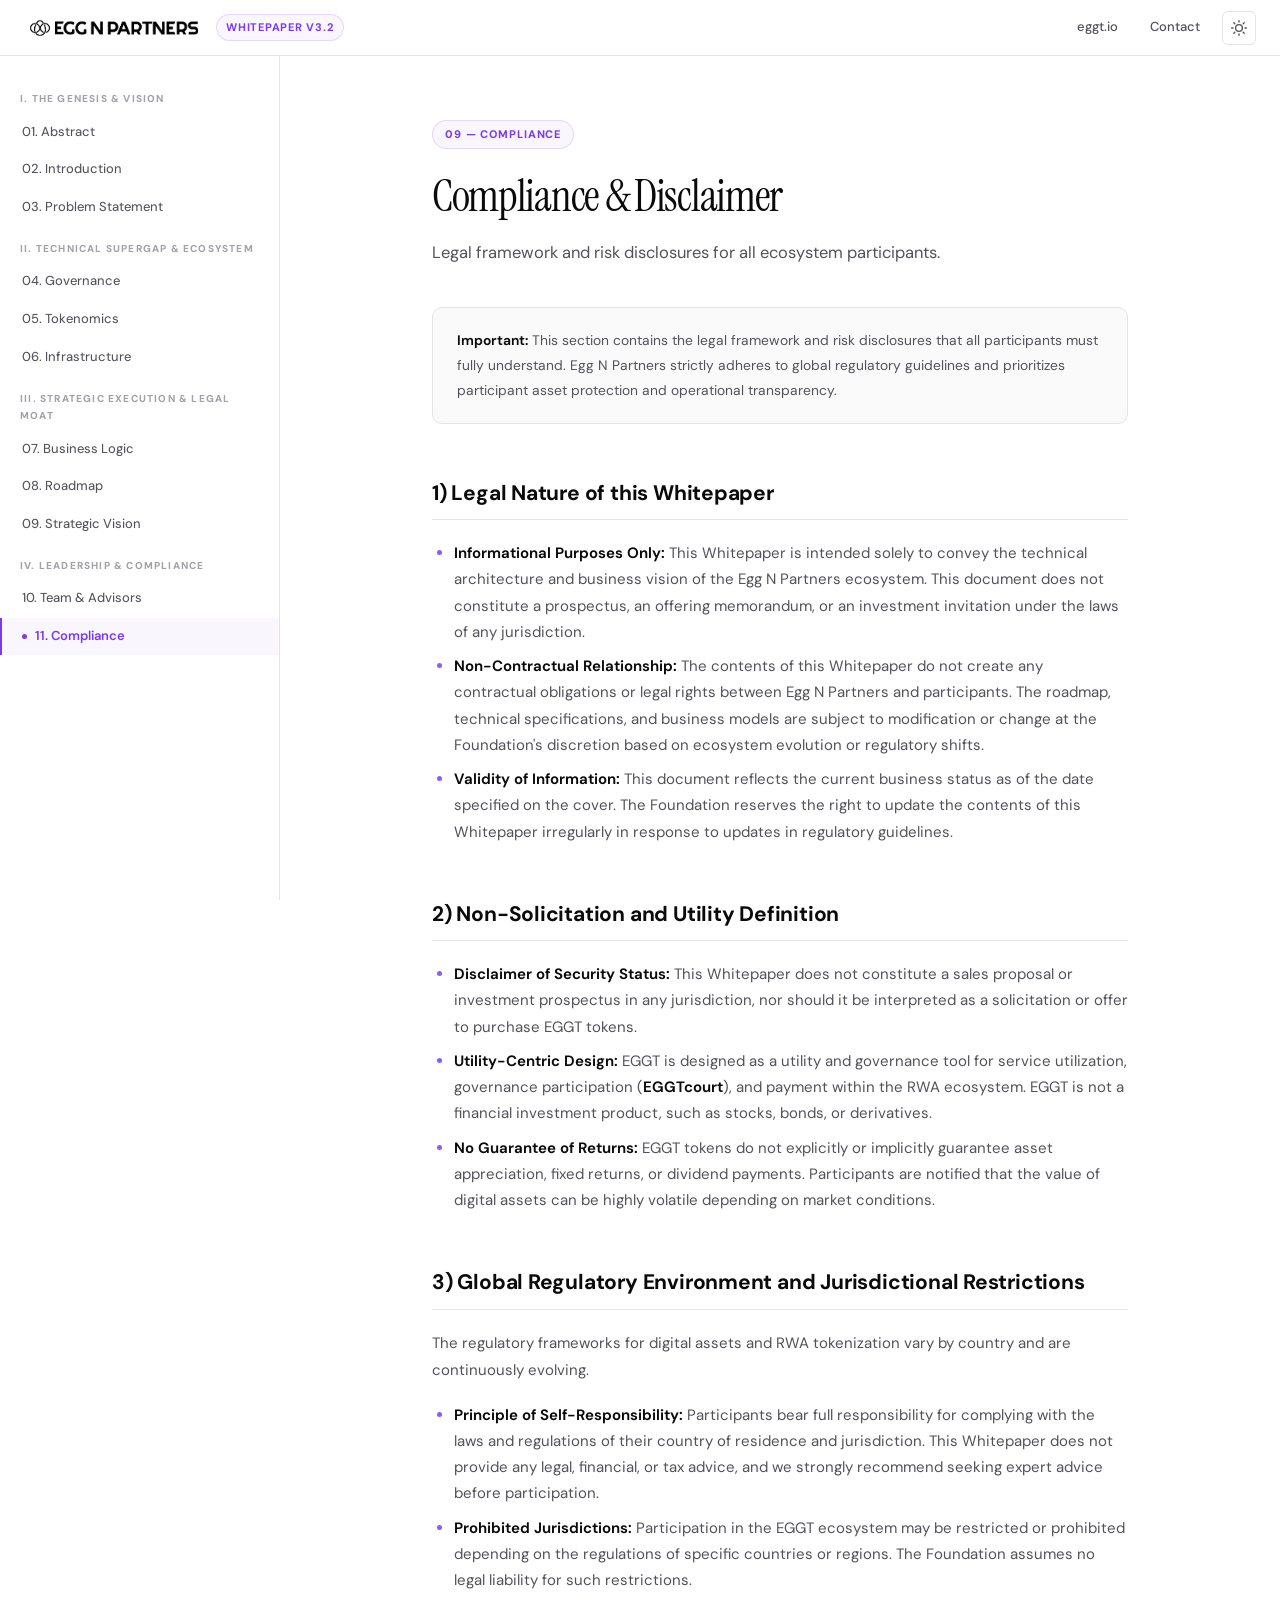
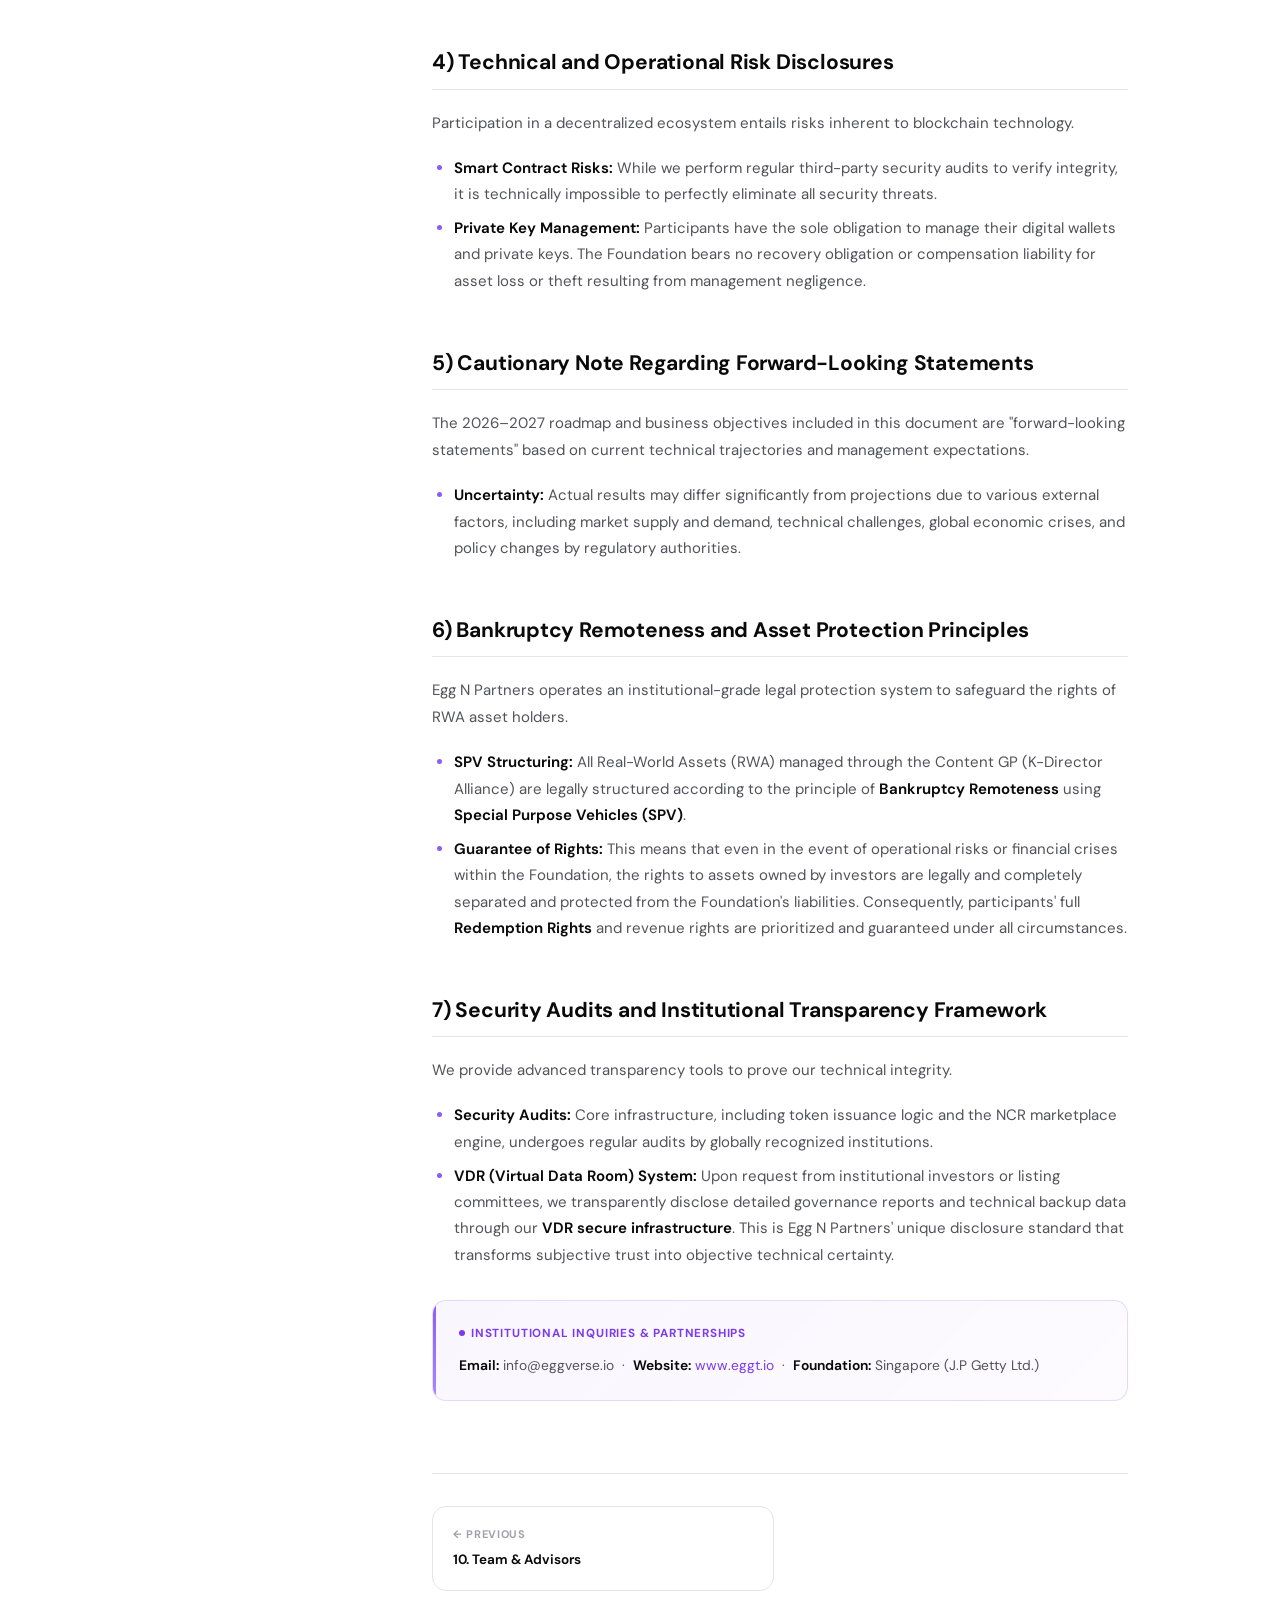
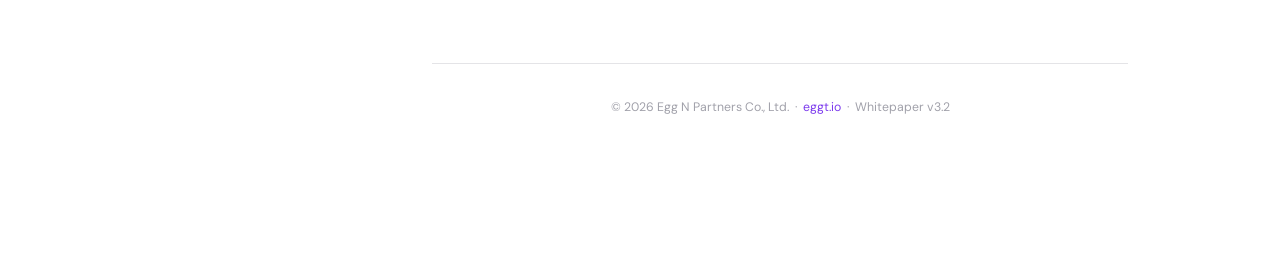
<file: compliance.html>
<!DOCTYPE html>
<html lang="en">
<head>
<meta charset="UTF-8">
<meta name="viewport" content="width=device-width, initial-scale=1.0">
<title>09. Compliance — Egg N Partners Whitepaper</title>
<link href="https://fonts.googleapis.com/css2?family=DM+Sans:ital,opsz,wght@0,9..40,300;0,9..40,400;0,9..40,500;0,9..40,600;0,9..40,700;1,9..40,400&family=JetBrains+Mono:wght@400;500&family=Instrument+Serif:ital@0;1&display=swap" rel="stylesheet">
<link rel="stylesheet" href="style.css">
<script>
(function(){var t=localStorage.getItem("theme");if(t)document.documentElement.setAttribute("data-theme",t);})();
</script>
</head>
<body>
<header class="site-header">
  <a class="header-logo" href="index.html">
    <div class="logo-svg-wrap"><svg xmlns="http://www.w3.org/2000/svg" xmlns:xlink="http://www.w3.org/1999/xlink" width="auto" zoomAndPan="magnify" viewBox="0 0 1500 149.999998" height="38" preserveAspectRatio="xMidYMid meet" version="1.0"><defs><filter x="0%" y="0%" width="100%" height="100%" id="5ac03037b3"><feColorMatrix values="0 0 0 0 1 0 0 0 0 1 0 0 0 0 1 0 0 0 1 0" color-interpolation-filters="sRGB"/></filter><filter x="0%" y="0%" width="100%" height="100%" id="50285e52c9"><feColorMatrix values="0 0 0 0 1 0 0 0 0 1 0 0 0 0 1 0.2126 0.7152 0.0722 0 0" color-interpolation-filters="sRGB"/></filter><clipPath id="2e9ec977f3"><path d="M 258.179688 19.03125 L 1452 19.03125 L 1452 130.78125 L 258.179688 130.78125 Z M 258.179688 19.03125 " clip-rule="nonzero"/></clipPath><mask id="2c825d4673"><g filter="url(#5ac03037b3)"><g filter="url(#50285e52c9)" transform="matrix(0.807302, 0, 0, 0.809783, 258.178797, 19.030196)"><image x="0" y="0" width="1479" xlink:href="[data-uri]" height="138" preserveAspectRatio="xMidYMid meet"/></g></g></mask><clipPath id="3f7630f7ee"><path d="M 47.796875 0 L 219.546875 0 L 219.546875 150 L 47.796875 150 Z M 47.796875 0 " clip-rule="nonzero"/></clipPath><mask id="4c687fed88"><g filter="url(#5ac03037b3)"><g filter="url(#50285e52c9)" transform="matrix(0.196777, 0, 0, 0.196777, 2.339456, -56.421556)"><image x="0" y="0" width="1334" xlink:href="[data-uri]" height="1334" preserveAspectRatio="xMidYMid meet"/></g></g></mask></defs><g clip-path="url(#2e9ec977f3)"><g mask="url(#2c825d4673)"><g transform="matrix(0.807302, 0, 0, 0.809783, 258.178797, 19.030196)"><image x="0" y="0" width="1479" xlink:href="[data-uri]" height="138" preserveAspectRatio="xMidYMid meet"/></g></g></g><g clip-path="url(#3f7630f7ee)"><g mask="url(#4c687fed88)"><g transform="matrix(0.196777, 0, 0, 0.196777, 2.339456, -56.421556)"><image x="0" y="0" width="1334" xlink:href="[data-uri]" height="1334" preserveAspectRatio="xMidYMid meet"/></g></g></g></svg></div>
    <span class="header-tag">Whitepaper v3.2</span>
  </a>
  <div class="header-right">
    <a class="header-link" href="https://www.eggt.io" target="_blank">eggt.io</a>
    <a class="header-link" href="mailto:info@eggverse.io">Contact</a>
    <button class="theme-toggle" id="themeBtn" aria-label="Toggle dark mode"><div class="theme-toggle-wrap"><svg class="icon-sun" viewBox="0 0 24 24"><circle cx="12" cy="12" r="5"/><line x1="12" y1="1" x2="12" y2="3"/><line x1="12" y1="21" x2="12" y2="23"/><line x1="4.22" y1="4.22" x2="5.64" y2="5.64"/><line x1="18.36" y1="18.36" x2="19.78" y2="19.78"/><line x1="1" y1="12" x2="3" y2="12"/><line x1="21" y1="12" x2="23" y2="12"/><line x1="4.22" y1="19.78" x2="5.64" y2="18.36"/><line x1="18.36" y1="5.64" x2="19.78" y2="4.22"/></svg><svg class="icon-moon" viewBox="0 0 24 24"><path d="M21 12.79A9 9 0 1 1 11.21 3 7 7 0 0 0 21 12.79z"/></svg></div></button>
    <button class="menu-toggle" id="menuBtn" aria-label="Toggle menu">
      <svg viewBox="0 0 24 24"><line x1="3" y1="6" x2="21" y2="6"/><line x1="3" y1="12" x2="21" y2="12"/><line x1="3" y1="18" x2="21" y2="18"/></svg>
    </button>
  </div>
</header>
<nav class="sidebar" id="sidebar">
  <div class="nav-group">
    <div class="nav-group-label">I. The Genesis &amp; Vision</div>
    <a class="nav-link" href="index.html">01. Abstract</a>
    <a class="nav-link" href="introduction.html">02. Introduction</a>
    <a class="nav-link" href="problem.html">03. Problem Statement</a>
  </div>
  <div class="nav-group">
    <div class="nav-group-label">II. Technical Supergap &amp; Ecosystem</div>
    <a class="nav-link" href="governance.html">04. Governance</a>
    <a class="nav-link" href="tokenomics.html">05. Tokenomics</a>
    <a class="nav-link" href="infrastructure.html">06. Infrastructure</a>
  </div>
  <div class="nav-group">
    <div class="nav-group-label">III. Strategic Execution &amp; Legal Moat</div>
    <a class="nav-link" href="business-logic.html">07. Business Logic</a>
    <a class="nav-link" href="roadmap.html">08. Roadmap</a>
    <a class="nav-link" href="strategic-vision.html">09. Strategic Vision</a>
  </div>
  <div class="nav-group">
    <div class="nav-group-label">IV. Leadership &amp; Compliance</div>
    <a class="nav-link" href="team.html">10. Team &amp; Advisors</a>
    <a class="nav-link active" href="compliance.html">11. Compliance</a>
  </div>
</nav><main class="main">
<div class="content">
<div class="page-content">
<span class="badge">09 — Compliance</span>
<h1>Compliance &amp; Disclaimer</h1>
<p class="subtitle">Legal framework and risk disclosures for all ecosystem participants.</p>

<div class="info-box">
  <p><strong>Important:</strong> This section contains the legal framework and risk disclosures that all participants must fully understand. Egg N Partners strictly adheres to global regulatory guidelines and prioritizes participant asset protection and operational transparency.</p>
</div>

<h2>1) Legal Nature of this Whitepaper</h2>
<ul>
  <li><strong>Informational Purposes Only:</strong> This Whitepaper is intended solely to convey the technical architecture and business vision of the Egg N Partners ecosystem. This document does not constitute a prospectus, an offering memorandum, or an investment invitation under the laws of any jurisdiction.</li>
  <li><strong>Non-Contractual Relationship:</strong> The contents of this Whitepaper do not create any contractual obligations or legal rights between Egg N Partners and participants. The roadmap, technical specifications, and business models are subject to modification or change at the Foundation's discretion based on ecosystem evolution or regulatory shifts.</li>
  <li><strong>Validity of Information:</strong> This document reflects the current business status as of the date specified on the cover. The Foundation reserves the right to update the contents of this Whitepaper irregularly in response to updates in regulatory guidelines.</li>
</ul>

<h2>2) Non-Solicitation and Utility Definition</h2>
<ul>
  <li><strong>Disclaimer of Security Status:</strong> This Whitepaper does not constitute a sales proposal or investment prospectus in any jurisdiction, nor should it be interpreted as a solicitation or offer to purchase EGGT tokens.</li>
  <li><strong>Utility-Centric Design:</strong> EGGT is designed as a utility and governance tool for service utilization, governance participation (<strong>EGGTcourt</strong>), and payment within the RWA ecosystem. EGGT is not a financial investment product, such as stocks, bonds, or derivatives.</li>
  <li><strong>No Guarantee of Returns:</strong> EGGT tokens do not explicitly or implicitly guarantee asset appreciation, fixed returns, or dividend payments. Participants are notified that the value of digital assets can be highly volatile depending on market conditions.</li>
</ul>

<h2>3) Global Regulatory Environment and Jurisdictional Restrictions</h2>
<p>The regulatory frameworks for digital assets and RWA tokenization vary by country and are continuously evolving.</p>
<ul>
  <li><strong>Principle of Self-Responsibility:</strong> Participants bear full responsibility for complying with the laws and regulations of their country of residence and jurisdiction. This Whitepaper does not provide any legal, financial, or tax advice, and we strongly recommend seeking expert advice before participation.</li>
  <li><strong>Prohibited Jurisdictions:</strong> Participation in the EGGT ecosystem may be restricted or prohibited depending on the regulations of specific countries or regions. The Foundation assumes no legal liability for such restrictions.</li>
</ul>

<h2>4) Technical and Operational Risk Disclosures</h2>
<p>Participation in a decentralized ecosystem entails risks inherent to blockchain technology.</p>
<ul>
  <li><strong>Smart Contract Risks:</strong> While we perform regular third-party security audits to verify integrity, it is technically impossible to perfectly eliminate all security threats.</li>
  <li><strong>Private Key Management:</strong> Participants have the sole obligation to manage their digital wallets and private keys. The Foundation bears no recovery obligation or compensation liability for asset loss or theft resulting from management negligence.</li>
</ul>

<h2>5) Cautionary Note Regarding Forward-Looking Statements</h2>
<p>The 2026–2027 roadmap and business objectives included in this document are "forward-looking statements" based on current technical trajectories and management expectations.</p>
<ul>
  <li><strong>Uncertainty:</strong> Actual results may differ significantly from projections due to various external factors, including market supply and demand, technical challenges, global economic crises, and policy changes by regulatory authorities.</li>
</ul>

<h2>6) Bankruptcy Remoteness and Asset Protection Principles</h2>
<p>Egg N Partners operates an institutional-grade legal protection system to safeguard the rights of RWA asset holders.</p>
<ul>
  <li><strong>SPV Structuring:</strong> All Real-World Assets (RWA) managed through the Content GP (K-Director Alliance) are legally structured according to the principle of <strong>Bankruptcy Remoteness</strong> using <strong>Special Purpose Vehicles (SPV)</strong>.</li>
  <li><strong>Guarantee of Rights:</strong> This means that even in the event of operational risks or financial crises within the Foundation, the rights to assets owned by investors are legally and completely separated and protected from the Foundation's liabilities. Consequently, participants' full <strong>Redemption Rights</strong> and revenue rights are prioritized and guaranteed under all circumstances.</li>
</ul>

<h2>7) Security Audits and Institutional Transparency Framework</h2>
<p>We provide advanced transparency tools to prove our technical integrity.</p>
<ul>
  <li><strong>Security Audits:</strong> Core infrastructure, including token issuance logic and the NCR marketplace engine, undergoes regular audits by globally recognized institutions.</li>
  <li><strong>VDR (Virtual Data Room) System:</strong> Upon request from institutional investors or listing committees, we transparently disclose detailed governance reports and technical backup data through our <strong>VDR secure infrastructure</strong>. This is Egg N Partners' unique disclosure standard that transforms subjective trust into objective technical certainty.</li>
</ul>

<div class="callout" style="margin-top:32px">
  <div class="callout-title">Institutional Inquiries &amp; Partnerships</div>
  <p><strong>Email:</strong> info@eggverse.io &nbsp;·&nbsp; <strong>Website:</strong> <a href="https://www.eggt.io" target="_blank">www.eggt.io</a> &nbsp;·&nbsp; <strong>Foundation:</strong> Singapore (J.P Getty Ltd.)</p>
</div>
<div class="page-nav">
  <a href="team.html"><span class="page-nav-label">← Previous</span><span class="page-nav-title">10. Team &amp; Advisors</span></a>
  <div></div>
</div>
<div class="doc-footer">
  <p>&copy; 2026 Egg N Partners Co., Ltd. &nbsp;&middot;&nbsp; <a href="https://www.eggt.io" target="_blank">eggt.io</a> &nbsp;&middot;&nbsp; Whitepaper v3.2</p>
</div>
</div>
</div>
</main>
<script>
(function(){
  

  // Header hide on scroll
  var hdr=document.querySelector('.site-header'), lastY=0;
  window.addEventListener('scroll',function(){
    var y=window.scrollY;
    if(y>80&&y>lastY) hdr.classList.add('hidden'); else hdr.classList.remove('hidden');
    hdr.classList.toggle('scrolled',y>10);
    lastY=y;
  },{passive:true});

  // Mobile menu
  var btn=document.getElementById('menuBtn'),sb=document.getElementById('sidebar');
  btn.addEventListener('click',function(){sb.classList.toggle('open');});
  document.addEventListener('click',function(e){
    if(window.innerWidth<=900&&!sb.contains(e.target)&&e.target!==btn&&!btn.contains(e.target)) sb.classList.remove('open');
  });
  document.querySelectorAll('.nav-link').forEach(function(l){l.addEventListener('click',function(){sb.classList.remove('open');});});

  // Diagram hover animation
  document.querySelectorAll('.diagram-container').forEach(function(el){
    var obs=new IntersectionObserver(function(entries){
      if(entries[0].isIntersecting){el.style.animation='fadeUp 0.5s cubic-bezier(0.22,1,0.36,1) both';obs.disconnect();}
    },{threshold:0.1});
    obs.observe(el);
  });

  // Dark mode toggle
  var themeBtn = document.getElementById("themeBtn");
  var root = document.documentElement;
  var savedTheme = localStorage.getItem("theme") || "light";
  root.setAttribute("data-theme", savedTheme);
  themeBtn.addEventListener("click", function(){
    var current = root.getAttribute("data-theme");
    var next = current === "dark" ? "light" : "dark";
    root.setAttribute("data-theme", next);
    localStorage.setItem("theme", next);
  });

})();
</script>
<script src="cards.js"></script>
</body>
</html>
</file>
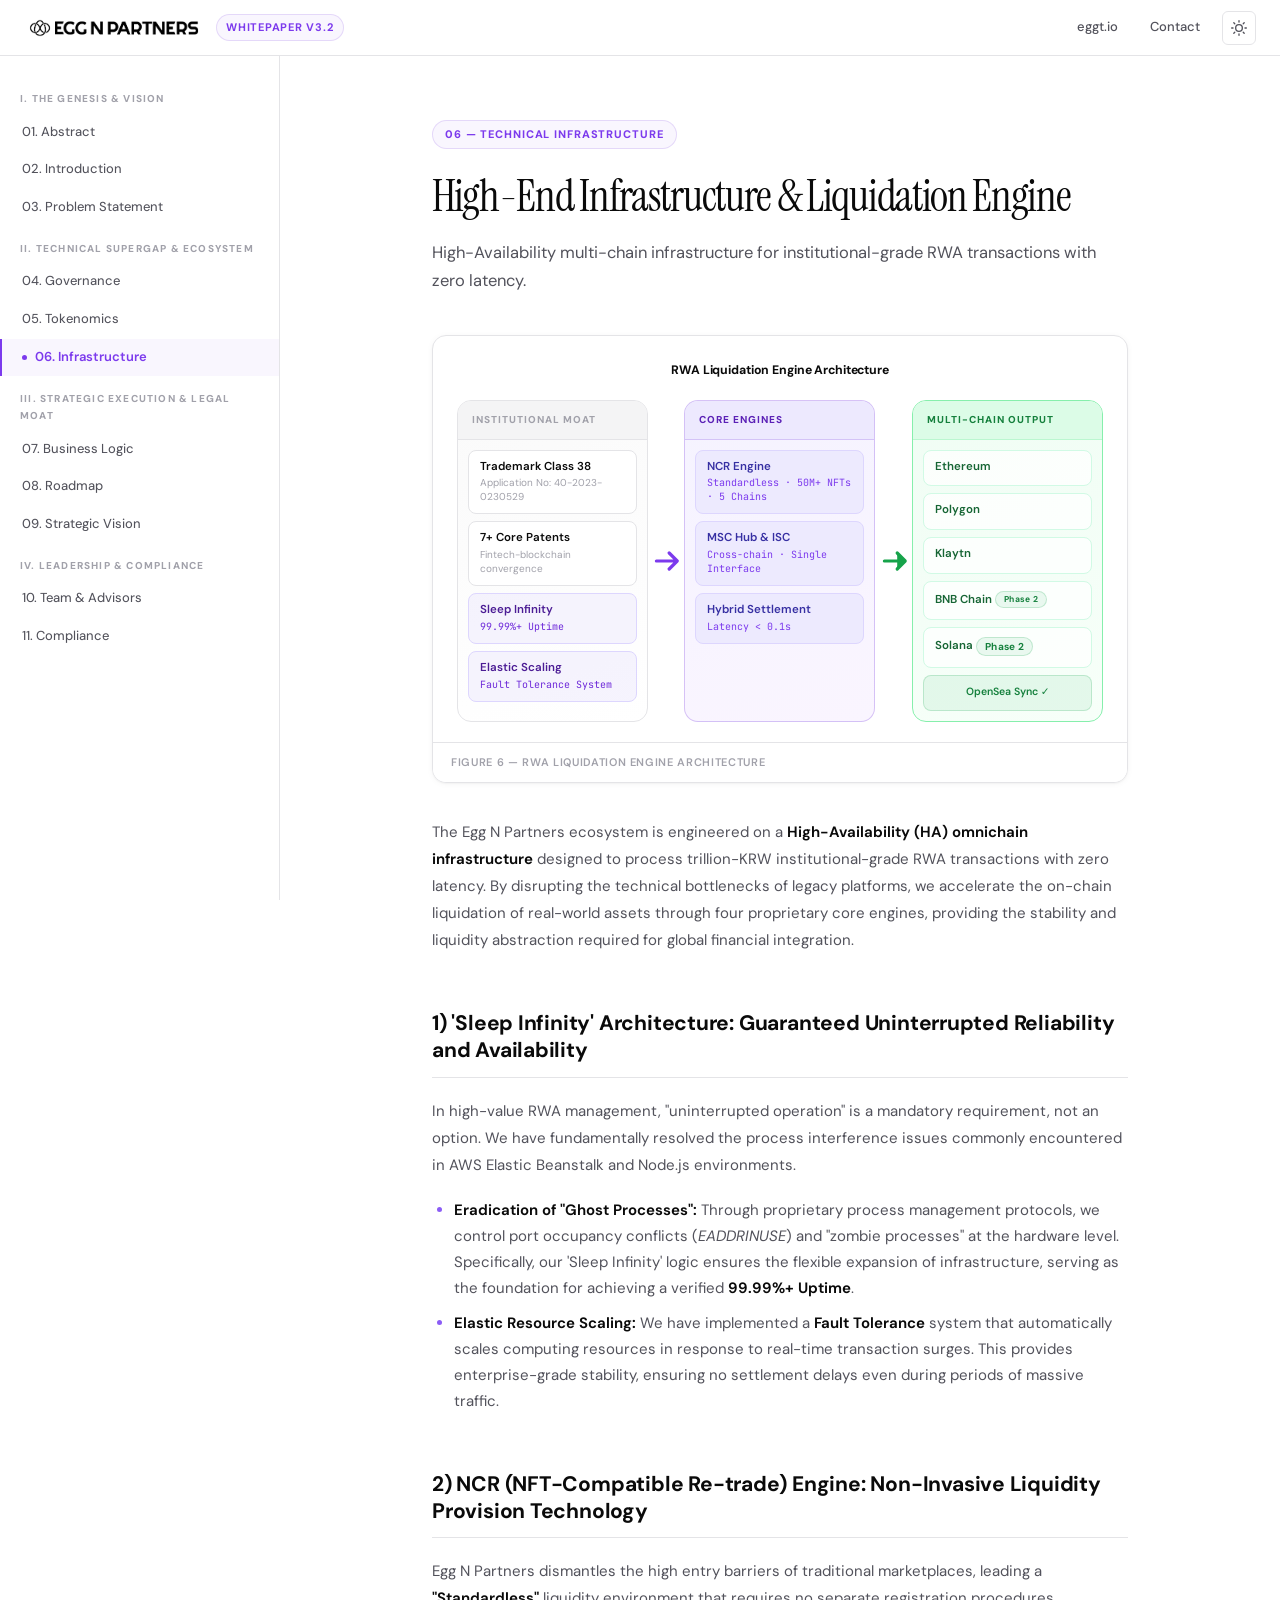
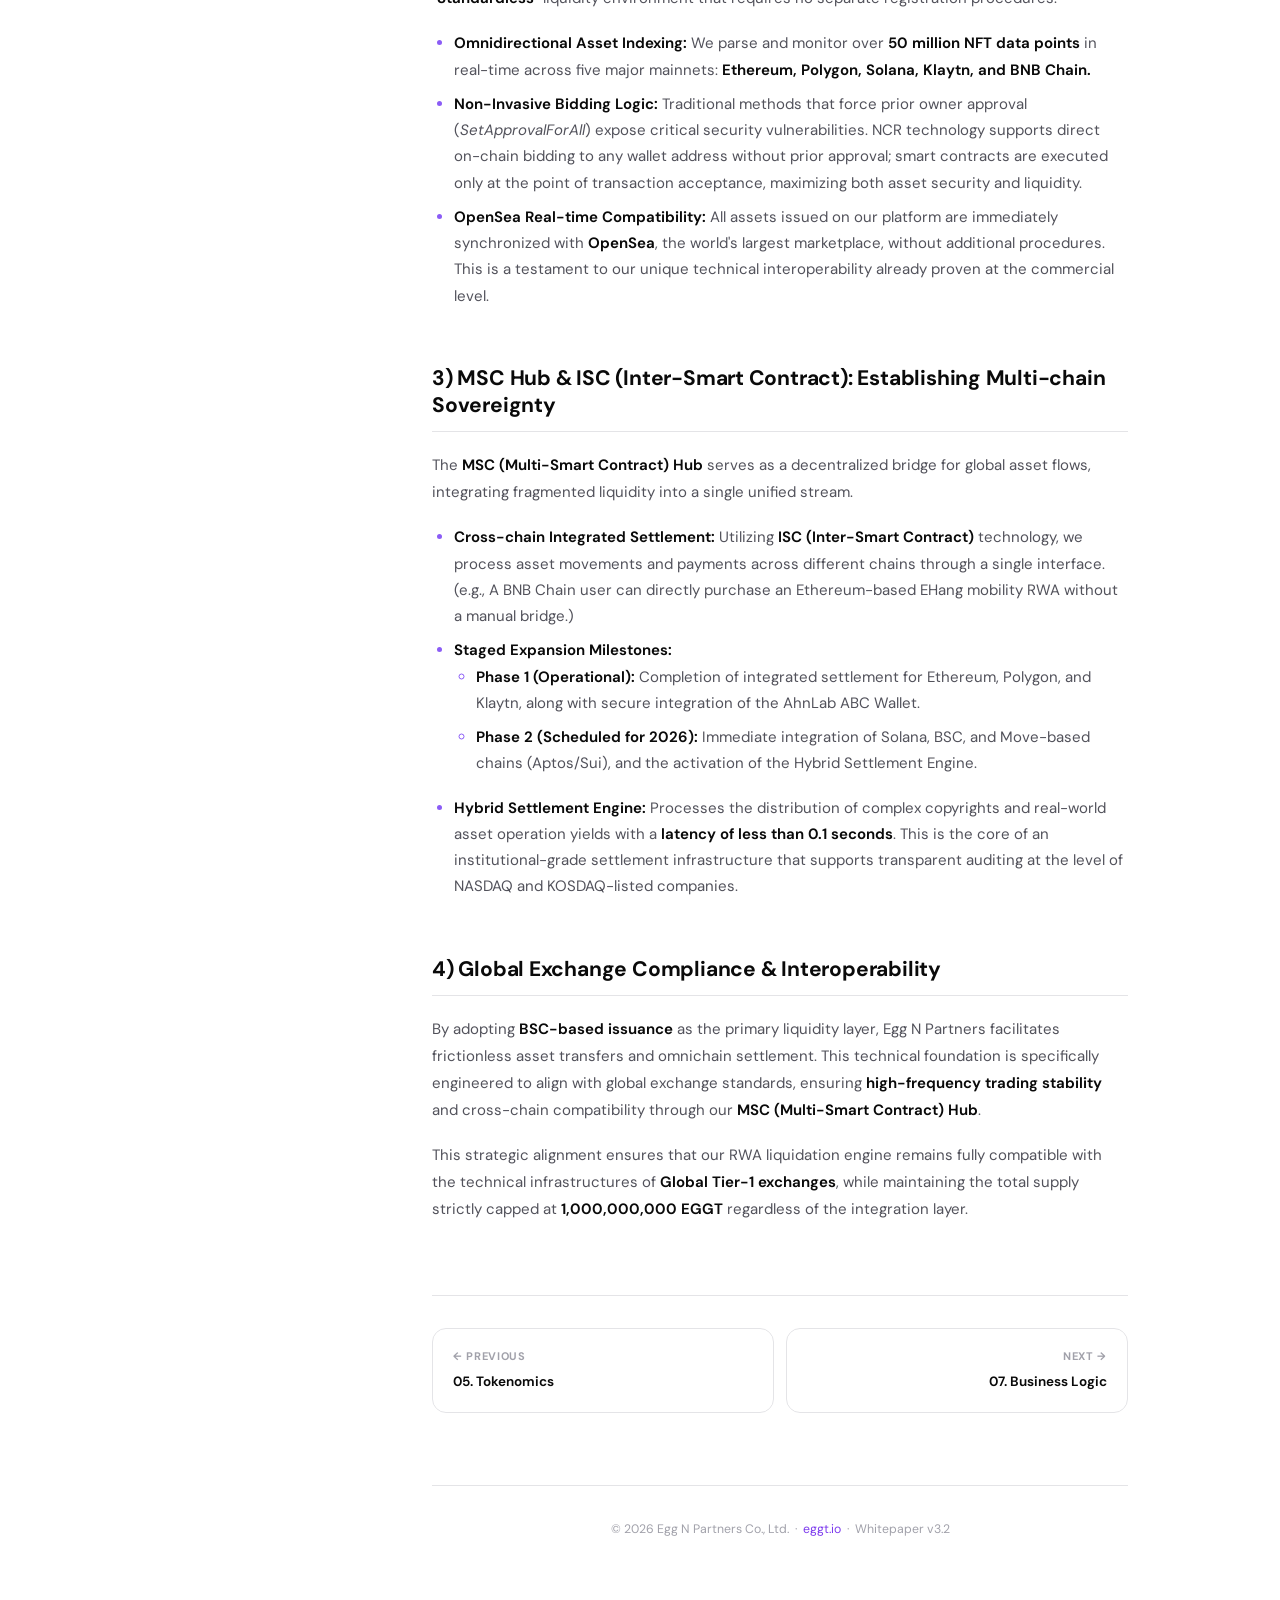
<file: infrastructure.html>
<!DOCTYPE html>
<html lang="en">
<head>
<meta charset="UTF-8">
<meta name="viewport" content="width=device-width, initial-scale=1.0">
<title>06. Infrastructure — Egg N Partners Whitepaper</title>
<link href="https://fonts.googleapis.com/css2?family=DM+Sans:ital,opsz,wght@0,9..40,300;0,9..40,400;0,9..40,500;0,9..40,600;0,9..40,700;1,9..40,400&family=JetBrains+Mono:wght@400;500&family=Instrument+Serif:ital@0;1&display=swap" rel="stylesheet">
<link rel="stylesheet" href="style.css">
<script>
(function(){var t=localStorage.getItem("theme");if(t)document.documentElement.setAttribute("data-theme",t);})();
</script>
</head>
<body>
<header class="site-header">
  <a class="header-logo" href="index.html">
    <div class="logo-svg-wrap"><svg xmlns="http://www.w3.org/2000/svg" xmlns:xlink="http://www.w3.org/1999/xlink" width="auto" zoomAndPan="magnify" viewBox="0 0 1500 149.999998" height="38" preserveAspectRatio="xMidYMid meet" version="1.0"><defs><filter x="0%" y="0%" width="100%" height="100%" id="5ac03037b3"><feColorMatrix values="0 0 0 0 1 0 0 0 0 1 0 0 0 0 1 0 0 0 1 0" color-interpolation-filters="sRGB"/></filter><filter x="0%" y="0%" width="100%" height="100%" id="50285e52c9"><feColorMatrix values="0 0 0 0 1 0 0 0 0 1 0 0 0 0 1 0.2126 0.7152 0.0722 0 0" color-interpolation-filters="sRGB"/></filter><clipPath id="2e9ec977f3"><path d="M 258.179688 19.03125 L 1452 19.03125 L 1452 130.78125 L 258.179688 130.78125 Z M 258.179688 19.03125 " clip-rule="nonzero"/></clipPath><mask id="2c825d4673"><g filter="url(#5ac03037b3)"><g filter="url(#50285e52c9)" transform="matrix(0.807302, 0, 0, 0.809783, 258.178797, 19.030196)"><image x="0" y="0" width="1479" xlink:href="[data-uri]" height="138" preserveAspectRatio="xMidYMid meet"/></g></g></mask><clipPath id="3f7630f7ee"><path d="M 47.796875 0 L 219.546875 0 L 219.546875 150 L 47.796875 150 Z M 47.796875 0 " clip-rule="nonzero"/></clipPath><mask id="4c687fed88"><g filter="url(#5ac03037b3)"><g filter="url(#50285e52c9)" transform="matrix(0.196777, 0, 0, 0.196777, 2.339456, -56.421556)"><image x="0" y="0" width="1334" xlink:href="[data-uri]" height="1334" preserveAspectRatio="xMidYMid meet"/></g></g></mask></defs><g clip-path="url(#2e9ec977f3)"><g mask="url(#2c825d4673)"><g transform="matrix(0.807302, 0, 0, 0.809783, 258.178797, 19.030196)"><image x="0" y="0" width="1479" xlink:href="[data-uri]" height="138" preserveAspectRatio="xMidYMid meet"/></g></g></g><g clip-path="url(#3f7630f7ee)"><g mask="url(#4c687fed88)"><g transform="matrix(0.196777, 0, 0, 0.196777, 2.339456, -56.421556)"><image x="0" y="0" width="1334" xlink:href="[data-uri]" height="1334" preserveAspectRatio="xMidYMid meet"/></g></g></g></svg></div>
    <span class="header-tag">Whitepaper v3.2</span>
  </a>
  <div class="header-right">
    <a class="header-link" href="https://www.eggt.io" target="_blank">eggt.io</a>
    <a class="header-link" href="mailto:info@eggverse.io">Contact</a>
    <button class="theme-toggle" id="themeBtn" aria-label="Toggle dark mode"><div class="theme-toggle-wrap"><svg class="icon-sun" viewBox="0 0 24 24"><circle cx="12" cy="12" r="5"/><line x1="12" y1="1" x2="12" y2="3"/><line x1="12" y1="21" x2="12" y2="23"/><line x1="4.22" y1="4.22" x2="5.64" y2="5.64"/><line x1="18.36" y1="18.36" x2="19.78" y2="19.78"/><line x1="1" y1="12" x2="3" y2="12"/><line x1="21" y1="12" x2="23" y2="12"/><line x1="4.22" y1="19.78" x2="5.64" y2="18.36"/><line x1="18.36" y1="5.64" x2="19.78" y2="4.22"/></svg><svg class="icon-moon" viewBox="0 0 24 24"><path d="M21 12.79A9 9 0 1 1 11.21 3 7 7 0 0 0 21 12.79z"/></svg></div></button>
    <button class="menu-toggle" id="menuBtn" aria-label="Toggle menu">
      <svg viewBox="0 0 24 24"><line x1="3" y1="6" x2="21" y2="6"/><line x1="3" y1="12" x2="21" y2="12"/><line x1="3" y1="18" x2="21" y2="18"/></svg>
    </button>
  </div>
</header>
<nav class="sidebar" id="sidebar">
  <div class="nav-group">
    <div class="nav-group-label">I. The Genesis &amp; Vision</div>
    <a class="nav-link" href="index.html">01. Abstract</a>
    <a class="nav-link" href="introduction.html">02. Introduction</a>
    <a class="nav-link" href="problem.html">03. Problem Statement</a>
  </div>
  <div class="nav-group">
    <div class="nav-group-label">II. Technical Supergap &amp; Ecosystem</div>
    <a class="nav-link" href="governance.html">04. Governance</a>
    <a class="nav-link" href="tokenomics.html">05. Tokenomics</a>
    <a class="nav-link active" href="infrastructure.html">06. Infrastructure</a>
  </div>
  <div class="nav-group">
    <div class="nav-group-label">III. Strategic Execution &amp; Legal Moat</div>
    <a class="nav-link" href="business-logic.html">07. Business Logic</a>
    <a class="nav-link" href="roadmap.html">08. Roadmap</a>
    <a class="nav-link" href="strategic-vision.html">09. Strategic Vision</a>
  </div>
  <div class="nav-group">
    <div class="nav-group-label">IV. Leadership &amp; Compliance</div>
    <a class="nav-link" href="team.html">10. Team &amp; Advisors</a>
    <a class="nav-link" href="compliance.html">11. Compliance</a>
  </div>
</nav><main class="main">
<div class="content">
<div class="page-content">
<span class="badge">06 — Technical Infrastructure</span>
<h1>High-End Infrastructure &amp; Liquidation Engine</h1>
<p class="subtitle">High-Availability multi-chain infrastructure for institutional-grade RWA transactions with zero latency.</p>

<div class="diagram-container diag-html">
<div class="diag-inner">
<div class="diag-title">RWA Liquidation Engine Architecture</div>
<div class="diag-cols">
  <div class="diag-col c-gray">
    <div class="diag-col-head">Institutional Moat</div>
    <div class="diag-col-body">
      <div class="diag-item">
        <div class="diag-item-title">Trademark Class 38</div>
        <div class="diag-item-sub">Application No: 40-2023-0230529</div>
      </div>
      <div class="diag-item">
        <div class="diag-item-title">7+ Core Patents</div>
        <div class="diag-item-sub">Fintech-blockchain convergence</div>
      </div>
      <div class="diag-item c-purple" style="background:rgba(237,233,254,0.5);border-color:#DDD6FE">
        <div class="diag-item-title" style="color:#4C1D95">Sleep Infinity</div>
        <div class="diag-item-sub" style="color:#6D28D9">99.99%+ Uptime</div>
      </div>
      <div class="diag-item c-purple" style="background:rgba(237,233,254,0.5);border-color:#DDD6FE">
        <div class="diag-item-title" style="color:#4C1D95">Elastic Scaling</div>
        <div class="diag-item-sub" style="color:#6D28D9">Fault Tolerance System</div>
      </div>
    </div>
  </div>
  <div class="diag-arrow"><svg viewBox="0 0 20 20" fill="none" xmlns="http://www.w3.org/2000/svg">
  <path d="M4 10h12M12 5l5 5-5 5" stroke="#7C3AED" stroke-width="2" stroke-linecap="round" stroke-linejoin="round"/>
</svg></div>
  <div class="diag-col c-purple">
    <div class="diag-col-head">Core Engines</div>
    <div class="diag-col-body">
      <div class="diag-item">
        <div class="diag-item-title">NCR Engine</div>
        <div class="diag-item-sub">Standardless · 50M+ NFTs · 5 Chains</div>
      </div>
      <div class="diag-item">
        <div class="diag-item-title">MSC Hub &amp; ISC</div>
        <div class="diag-item-sub">Cross-chain · Single Interface</div>
      </div>
      <div class="diag-item">
        <div class="diag-item-title">Hybrid Settlement</div>
        <div class="diag-item-sub">Latency &lt; 0.1s</div>
      </div>
    </div>
  </div>
  <div class="diag-arrow a-green"><svg viewBox="0 0 20 20" fill="none" xmlns="http://www.w3.org/2000/svg">
  <path d="M4 10h12M12 5l5 5-5 5" stroke="#16A34A" stroke-width="2" stroke-linecap="round" stroke-linejoin="round"/>
</svg></div>
  <div class="diag-col c-green">
    <div class="diag-col-head">Multi-Chain Output</div>
    <div class="diag-col-body">
      <div class="diag-item">
        <div class="diag-item-title">Ethereum</div>
      </div>
      <div class="diag-item">
        <div class="diag-item-title">Polygon</div>
      </div>
      <div class="diag-item">
        <div class="diag-item-title">Klaytn</div>
      </div>
      <div class="diag-item">
        <div class="diag-item-title">BNB Chain <span class="diag-tag t-green" style="margin-top:0;vertical-align:middle;font-size:8.5px">Phase 2</span></div>
      </div>
      <div class="diag-item">
        <div class="diag-item-title">Solana <span class="diag-tag t-green" style="margin-top:0;vertical-align:middle">Phase 2</span></div>
      </div>
      <div class="diag-item diag-item-hl" style="background:rgba(22,163,74,0.08);border-color:rgba(22,163,74,0.2)">
        <div class="diag-item-title" style="color:#15803D">OpenSea Sync ✓</div>
      </div>
    </div>
  </div>
</div>
</div>
<div class="diagram-label">Figure 6 — RWA Liquidation Engine Architecture</div>
</div>

<p>The Egg N Partners ecosystem is engineered on a <strong>High-Availability (HA) omnichain infrastructure</strong> designed to process trillion-KRW institutional-grade RWA transactions with zero latency. By disrupting the technical bottlenecks of legacy platforms, we accelerate the on-chain liquidation of real-world assets through four proprietary core engines, providing the stability and liquidity abstraction required for global financial integration.</p>

<h2>1) 'Sleep Infinity' Architecture: Guaranteed Uninterrupted Reliability and Availability</h2>
<p>In high-value RWA management, "uninterrupted operation" is a mandatory requirement, not an option. We have fundamentally resolved the process interference issues commonly encountered in AWS Elastic Beanstalk and Node.js environments.</p>
<ul>
  <li><strong>Eradication of "Ghost Processes":</strong> Through proprietary process management protocols, we control port occupancy conflicts (<em>EADDRINUSE</em>) and "zombie processes" at the hardware level. Specifically, our 'Sleep Infinity' logic ensures the flexible expansion of infrastructure, serving as the foundation for achieving a verified <strong>99.99%+ Uptime</strong>.</li>
  <li><strong>Elastic Resource Scaling:</strong> We have implemented a <strong>Fault Tolerance</strong> system that automatically scales computing resources in response to real-time transaction surges. This provides enterprise-grade stability, ensuring no settlement delays even during periods of massive traffic.</li>
</ul>

<h2>2) NCR (NFT-Compatible Re-trade) Engine: Non-Invasive Liquidity Provision Technology</h2>
<p>Egg N Partners dismantles the high entry barriers of traditional marketplaces, leading a <strong>"Standardless"</strong> liquidity environment that requires no separate registration procedures.</p>
<ul>
  <li><strong>Omnidirectional Asset Indexing:</strong> We parse and monitor over <strong>50 million NFT data points</strong> in real-time across five major mainnets: <strong>Ethereum, Polygon, Solana, Klaytn, and BNB Chain.</strong></li>
  <li><strong>Non-Invasive Bidding Logic:</strong> Traditional methods that force prior owner approval (<em>SetApprovalForAll</em>) expose critical security vulnerabilities. NCR technology supports direct on-chain bidding to any wallet address without prior approval; smart contracts are executed only at the point of transaction acceptance, maximizing both asset security and liquidity.</li>
  <li><strong>OpenSea Real-time Compatibility:</strong> All assets issued on our platform are immediately synchronized with <strong>OpenSea</strong>, the world's largest marketplace, without additional procedures. This is a testament to our unique technical interoperability already proven at the commercial level.</li>
</ul>

<h2>3) MSC Hub &amp; ISC (Inter-Smart Contract): Establishing Multi-chain Sovereignty</h2>
<p>The <strong>MSC (Multi-Smart Contract) Hub</strong> serves as a decentralized bridge for global asset flows, integrating fragmented liquidity into a single unified stream.</p>
<ul>
  <li><strong>Cross-chain Integrated Settlement:</strong> Utilizing <strong>ISC (Inter-Smart Contract)</strong> technology, we process asset movements and payments across different chains through a single interface. (e.g., A BNB Chain user can directly purchase an Ethereum-based EHang mobility RWA without a manual bridge.)</li>
  <li><strong>Staged Expansion Milestones:</strong>
    <ul>
      <li><strong>Phase 1 (Operational):</strong> Completion of integrated settlement for Ethereum, Polygon, and Klaytn, along with secure integration of the AhnLab ABC Wallet.</li>
      <li><strong>Phase 2 (Scheduled for 2026):</strong> Immediate integration of Solana, BSC, and Move-based chains (Aptos/Sui), and the activation of the Hybrid Settlement Engine.</li>
    </ul>
  </li>
  <li><strong>Hybrid Settlement Engine:</strong> Processes the distribution of complex copyrights and real-world asset operation yields with a <strong>latency of less than 0.1 seconds</strong>. This is the core of an institutional-grade settlement infrastructure that supports transparent auditing at the level of NASDAQ and KOSDAQ-listed companies.</li>
</ul>

<h2>4) Global Exchange Compliance &amp; Interoperability</h2>
<p>By adopting <strong>BSC-based issuance</strong> as the primary liquidity layer, Egg N Partners facilitates frictionless asset transfers and omnichain settlement. This technical foundation is specifically engineered to align with global exchange standards, ensuring <strong>high-frequency trading stability</strong> and cross-chain compatibility through our <strong>MSC (Multi-Smart Contract) Hub</strong>.</p>
<p>This strategic alignment ensures that our RWA liquidation engine remains fully compatible with the technical infrastructures of <strong>Global Tier-1 exchanges</strong>, while maintaining the total supply strictly capped at <strong>1,000,000,000 EGGT</strong> regardless of the integration layer.</p>
<div class="page-nav">
  <a href="tokenomics.html"><span class="page-nav-label">← Previous</span><span class="page-nav-title">05. Tokenomics</span></a>
  <a class="next" href="business-logic.html"><span class="page-nav-label">Next →</span><span class="page-nav-title">07. Business Logic</span></a>
</div>
<div class="doc-footer">
  <p>&copy; 2026 Egg N Partners Co., Ltd. &nbsp;&middot;&nbsp; <a href="https://www.eggt.io" target="_blank">eggt.io</a> &nbsp;&middot;&nbsp; Whitepaper v3.2</p>
</div>
</div>
</div>
</main>
<script>
(function(){
  

  // Header hide on scroll
  var hdr=document.querySelector('.site-header'), lastY=0;
  window.addEventListener('scroll',function(){
    var y=window.scrollY;
    if(y>80&&y>lastY) hdr.classList.add('hidden'); else hdr.classList.remove('hidden');
    hdr.classList.toggle('scrolled',y>10);
    lastY=y;
  },{passive:true});

  // Mobile menu
  var btn=document.getElementById('menuBtn'),sb=document.getElementById('sidebar');
  btn.addEventListener('click',function(){sb.classList.toggle('open');});
  document.addEventListener('click',function(e){
    if(window.innerWidth<=900&&!sb.contains(e.target)&&e.target!==btn&&!btn.contains(e.target)) sb.classList.remove('open');
  });
  document.querySelectorAll('.nav-link').forEach(function(l){l.addEventListener('click',function(){sb.classList.remove('open');});});

  // Diagram hover animation
  document.querySelectorAll('.diagram-container').forEach(function(el){
    var obs=new IntersectionObserver(function(entries){
      if(entries[0].isIntersecting){el.style.animation='fadeUp 0.5s cubic-bezier(0.22,1,0.36,1) both';obs.disconnect();}
    },{threshold:0.1});
    obs.observe(el);
  });

  // Dark mode toggle
  var themeBtn = document.getElementById("themeBtn");
  var root = document.documentElement;
  var savedTheme = localStorage.getItem("theme") || "light";
  root.setAttribute("data-theme", savedTheme);
  themeBtn.addEventListener("click", function(){
    var current = root.getAttribute("data-theme");
    var next = current === "dark" ? "light" : "dark";
    root.setAttribute("data-theme", next);
    localStorage.setItem("theme", next);
  });

})();
</script>
<script src="cards.js"></script>
</body>
</html>
</file>
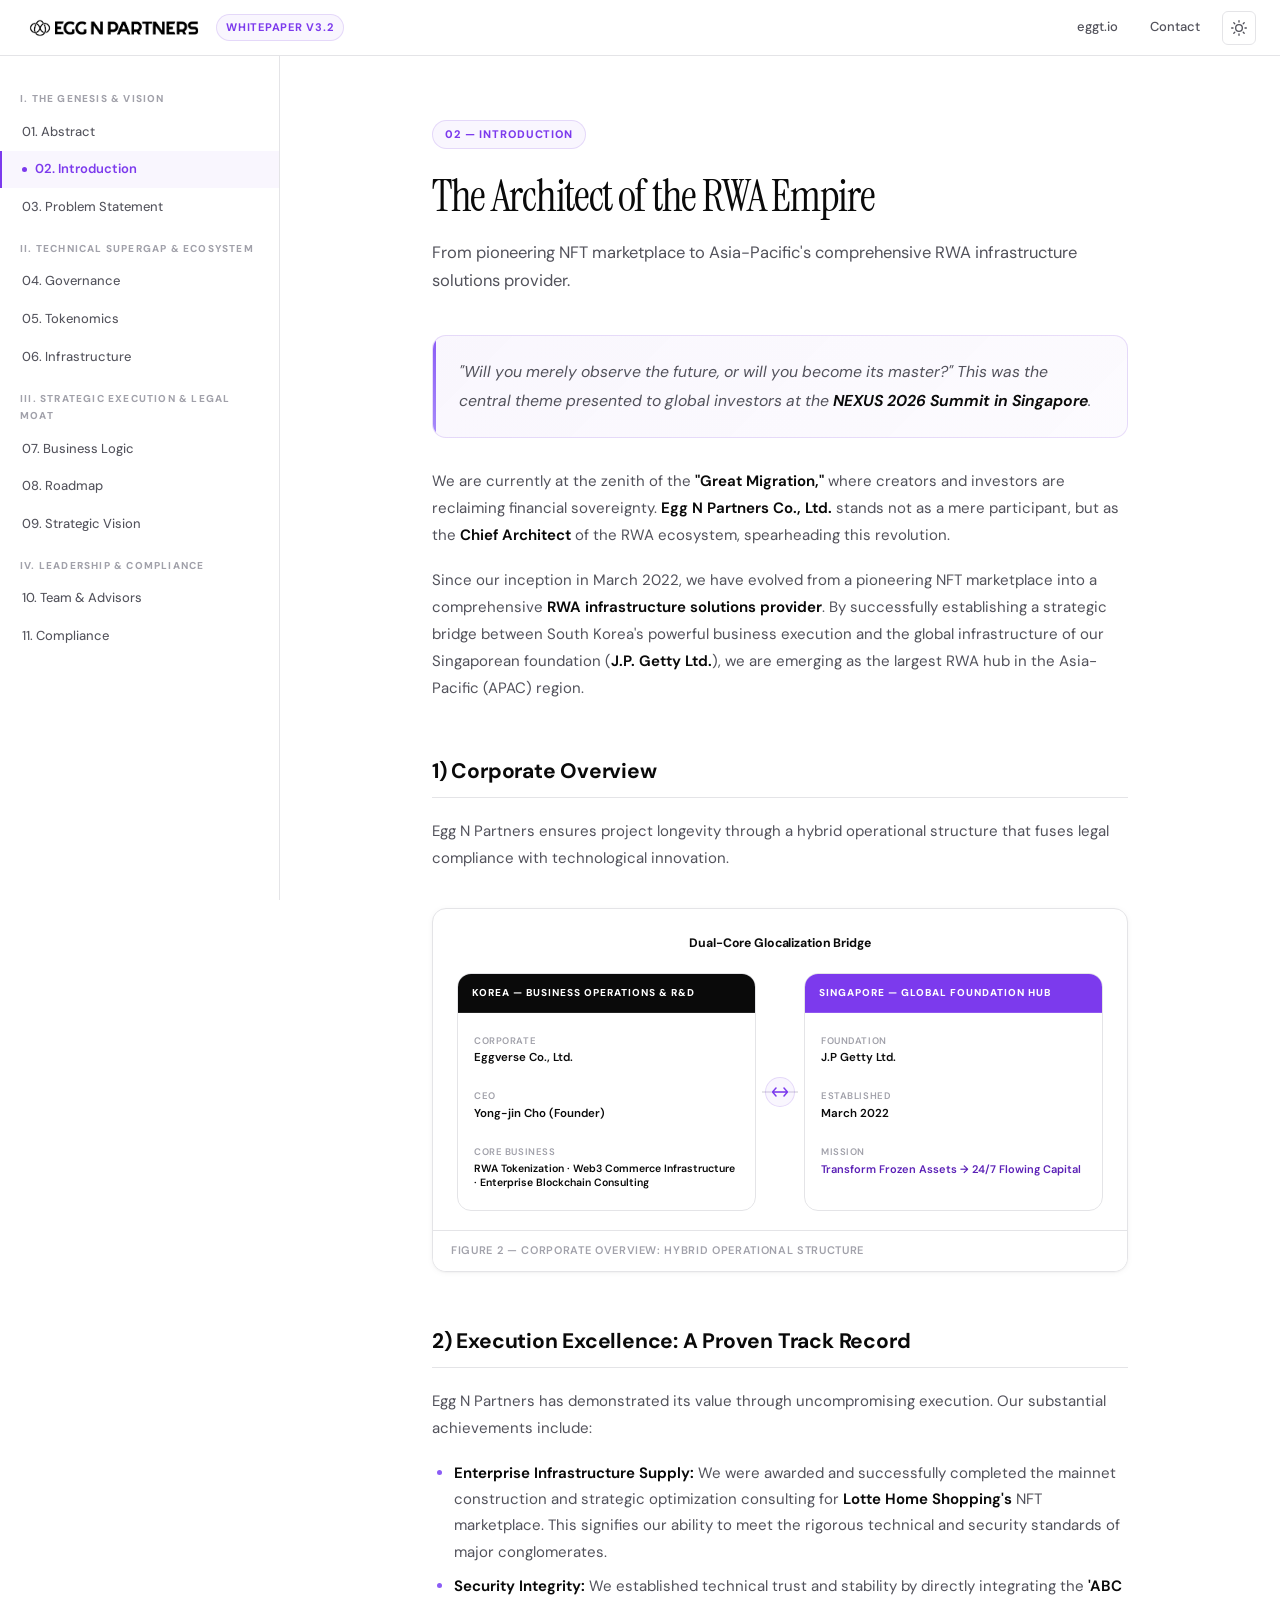
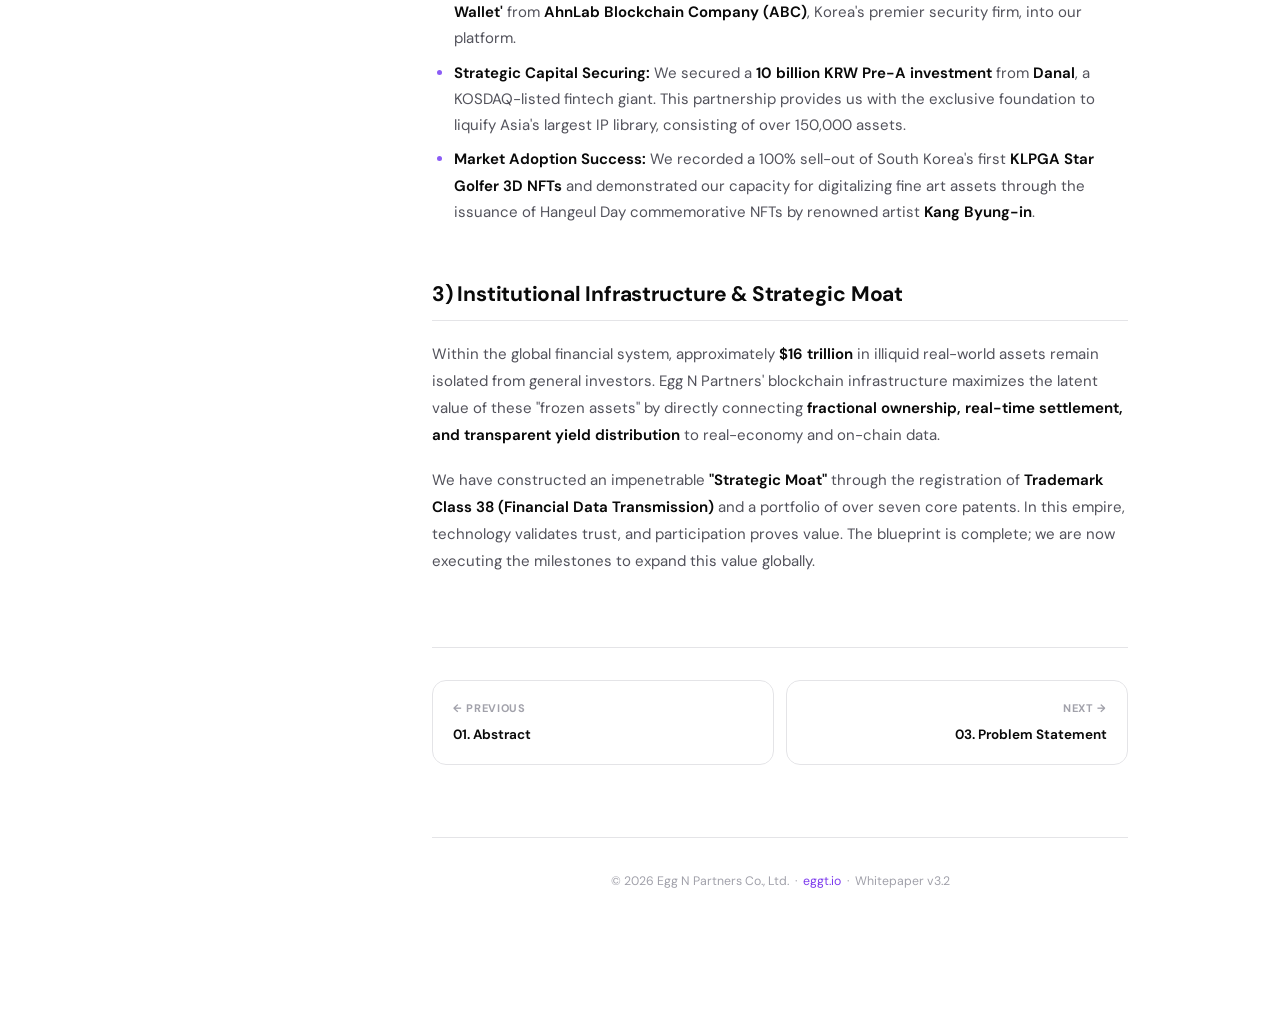
<file: introduction.html>
<!DOCTYPE html>
<html lang="en">
<head>
<meta charset="UTF-8">
<meta name="viewport" content="width=device-width, initial-scale=1.0">
<title>02. Introduction — Egg N Partners Whitepaper</title>
<link href="https://fonts.googleapis.com/css2?family=DM+Sans:ital,opsz,wght@0,9..40,300;0,9..40,400;0,9..40,500;0,9..40,600;0,9..40,700;1,9..40,400&family=JetBrains+Mono:wght@400;500&family=Instrument+Serif:ital@0;1&display=swap" rel="stylesheet">
<link rel="stylesheet" href="style.css">
<script>
(function(){var t=localStorage.getItem("theme");if(t)document.documentElement.setAttribute("data-theme",t);})();
</script>
</head>
<body>
<header class="site-header">
  <a class="header-logo" href="index.html">
    <div class="logo-svg-wrap"><svg xmlns="http://www.w3.org/2000/svg" xmlns:xlink="http://www.w3.org/1999/xlink" width="auto" zoomAndPan="magnify" viewBox="0 0 1500 149.999998" height="38" preserveAspectRatio="xMidYMid meet" version="1.0"><defs><filter x="0%" y="0%" width="100%" height="100%" id="5ac03037b3"><feColorMatrix values="0 0 0 0 1 0 0 0 0 1 0 0 0 0 1 0 0 0 1 0" color-interpolation-filters="sRGB"/></filter><filter x="0%" y="0%" width="100%" height="100%" id="50285e52c9"><feColorMatrix values="0 0 0 0 1 0 0 0 0 1 0 0 0 0 1 0.2126 0.7152 0.0722 0 0" color-interpolation-filters="sRGB"/></filter><clipPath id="2e9ec977f3"><path d="M 258.179688 19.03125 L 1452 19.03125 L 1452 130.78125 L 258.179688 130.78125 Z M 258.179688 19.03125 " clip-rule="nonzero"/></clipPath><mask id="2c825d4673"><g filter="url(#5ac03037b3)"><g filter="url(#50285e52c9)" transform="matrix(0.807302, 0, 0, 0.809783, 258.178797, 19.030196)"><image x="0" y="0" width="1479" xlink:href="[data-uri]" height="138" preserveAspectRatio="xMidYMid meet"/></g></g></mask><clipPath id="3f7630f7ee"><path d="M 47.796875 0 L 219.546875 0 L 219.546875 150 L 47.796875 150 Z M 47.796875 0 " clip-rule="nonzero"/></clipPath><mask id="4c687fed88"><g filter="url(#5ac03037b3)"><g filter="url(#50285e52c9)" transform="matrix(0.196777, 0, 0, 0.196777, 2.339456, -56.421556)"><image x="0" y="0" width="1334" xlink:href="[data-uri]" height="1334" preserveAspectRatio="xMidYMid meet"/></g></g></mask></defs><g clip-path="url(#2e9ec977f3)"><g mask="url(#2c825d4673)"><g transform="matrix(0.807302, 0, 0, 0.809783, 258.178797, 19.030196)"><image x="0" y="0" width="1479" xlink:href="[data-uri]" height="138" preserveAspectRatio="xMidYMid meet"/></g></g></g><g clip-path="url(#3f7630f7ee)"><g mask="url(#4c687fed88)"><g transform="matrix(0.196777, 0, 0, 0.196777, 2.339456, -56.421556)"><image x="0" y="0" width="1334" xlink:href="[data-uri]" height="1334" preserveAspectRatio="xMidYMid meet"/></g></g></g></svg></div>
    <span class="header-tag">Whitepaper v3.2</span>
  </a>
  <div class="header-right">
    <a class="header-link" href="https://www.eggt.io" target="_blank">eggt.io</a>
    <a class="header-link" href="mailto:info@eggverse.io">Contact</a>
    <button class="theme-toggle" id="themeBtn" aria-label="Toggle dark mode"><div class="theme-toggle-wrap"><svg class="icon-sun" viewBox="0 0 24 24"><circle cx="12" cy="12" r="5"/><line x1="12" y1="1" x2="12" y2="3"/><line x1="12" y1="21" x2="12" y2="23"/><line x1="4.22" y1="4.22" x2="5.64" y2="5.64"/><line x1="18.36" y1="18.36" x2="19.78" y2="19.78"/><line x1="1" y1="12" x2="3" y2="12"/><line x1="21" y1="12" x2="23" y2="12"/><line x1="4.22" y1="19.78" x2="5.64" y2="18.36"/><line x1="18.36" y1="5.64" x2="19.78" y2="4.22"/></svg><svg class="icon-moon" viewBox="0 0 24 24"><path d="M21 12.79A9 9 0 1 1 11.21 3 7 7 0 0 0 21 12.79z"/></svg></div></button>
    <button class="menu-toggle" id="menuBtn" aria-label="Toggle menu">
      <svg viewBox="0 0 24 24"><line x1="3" y1="6" x2="21" y2="6"/><line x1="3" y1="12" x2="21" y2="12"/><line x1="3" y1="18" x2="21" y2="18"/></svg>
    </button>
  </div>
</header>
<nav class="sidebar" id="sidebar">
  <div class="nav-group">
    <div class="nav-group-label">I. The Genesis &amp; Vision</div>
    <a class="nav-link" href="index.html">01. Abstract</a>
    <a class="nav-link active" href="introduction.html">02. Introduction</a>
    <a class="nav-link" href="problem.html">03. Problem Statement</a>
  </div>
  <div class="nav-group">
    <div class="nav-group-label">II. Technical Supergap &amp; Ecosystem</div>
    <a class="nav-link" href="governance.html">04. Governance</a>
    <a class="nav-link" href="tokenomics.html">05. Tokenomics</a>
    <a class="nav-link" href="infrastructure.html">06. Infrastructure</a>
  </div>
  <div class="nav-group">
    <div class="nav-group-label">III. Strategic Execution &amp; Legal Moat</div>
    <a class="nav-link" href="business-logic.html">07. Business Logic</a>
    <a class="nav-link" href="roadmap.html">08. Roadmap</a>
    <a class="nav-link" href="strategic-vision.html">09. Strategic Vision</a>
  </div>
  <div class="nav-group">
    <div class="nav-group-label">IV. Leadership &amp; Compliance</div>
    <a class="nav-link" href="team.html">10. Team &amp; Advisors</a>
    <a class="nav-link" href="compliance.html">11. Compliance</a>
  </div>
</nav><main class="main">
<div class="content">
<div class="page-content">
<span class="badge">02 — Introduction</span>
<h1>The Architect of the RWA Empire</h1>
<p class="subtitle">From pioneering NFT marketplace to Asia-Pacific's comprehensive RWA infrastructure solutions provider.</p>

<div class="callout" style="margin-bottom:2rem">
  <p style="font-style:italic;font-size:1.05rem">"Will you merely observe the future, or will you become its master?" This was the central theme presented to global investors at the <strong>NEXUS 2026 Summit in Singapore</strong>.</p>
</div>

<p>We are currently at the zenith of the <strong>"Great Migration,"</strong> where creators and investors are reclaiming financial sovereignty. <strong>Egg N Partners Co., Ltd.</strong> stands not as a mere participant, but as the <strong>Chief Architect</strong> of the RWA ecosystem, spearheading this revolution.</p>
<p>Since our inception in March 2022, we have evolved from a pioneering NFT marketplace into a comprehensive <strong>RWA infrastructure solutions provider</strong>. By successfully establishing a strategic bridge between South Korea's powerful business execution and the global infrastructure of our Singaporean foundation (<strong>J.P. Getty Ltd.</strong>), we are emerging as the largest RWA hub in the Asia-Pacific (APAC) region.</p>

<h2>1) Corporate Overview</h2>
<p>Egg N Partners ensures project longevity through a hybrid operational structure that fuses legal compliance with technological innovation.</p>

<div class="diagram-container diag-html">
<div class="diag-inner">
<div class="diag-title">Dual-Core Glocalization Bridge</div>
<div class="diag-dual">
  <div class="diag-dual-col">
    <div class="diag-col-head dark-bg">KOREA — Business Operations &amp; R&amp;D</div>
    <div class="diag-col-body" style="padding:14px 16px;gap:10px">
      <div class="diag-kv">
        <div class="diag-kv-label">Corporate</div>
        <div class="diag-kv-val">Eggverse Co., Ltd.</div>
      </div>
      <div class="diag-kv">
        <div class="diag-kv-label">CEO</div>
        <div class="diag-kv-val">Yong-jin Cho (Founder)</div>
      </div>
      <div class="diag-kv">
        <div class="diag-kv-label">Core Business</div>
        <div class="diag-kv-val" style="font-size:10.5px">RWA Tokenization · Web3 Commerce Infrastructure · Enterprise Blockchain Consulting</div>
      </div>
    </div>
  </div>
  <div class="diag-dual-connect">
    <div class="diag-dual-dot"><svg width="16" height="10" viewBox="0 0 16 10" fill="none" xmlns="http://www.w3.org/2000/svg">
  <path d="M1 5h14M4 1L0.5 5L4 9M12 1L15.5 5L12 9" stroke="#7C3AED" stroke-width="1.5" stroke-linecap="round" stroke-linejoin="round"/>
</svg></div>
  </div>
  <div class="diag-dual-col">
    <div class="diag-col-head purple-bg">SINGAPORE — Global Foundation Hub</div>
    <div class="diag-col-body" style="padding:14px 16px;gap:10px">
      <div class="diag-kv">
        <div class="diag-kv-label">Foundation</div>
        <div class="diag-kv-val">J.P Getty Ltd.</div>
      </div>
      <div class="diag-kv">
        <div class="diag-kv-label">Established</div>
        <div class="diag-kv-val">March 2022</div>
      </div>
      <div class="diag-kv">
        <div class="diag-kv-label">Mission</div>
        <div class="diag-kv-val c-purple-text" style="font-size:11px">Transform Frozen Assets → 24/7 Flowing Capital</div>
      </div>
    </div>
  </div>
</div>
</div>
<div class="diagram-label">Figure 2 — Corporate Overview: Hybrid Operational Structure</div>
</div>

<h2>2) Execution Excellence: A Proven Track Record</h2>
<p>Egg N Partners has demonstrated its value through uncompromising execution. Our substantial achievements include:</p>
<ul>
  <li><strong>Enterprise Infrastructure Supply:</strong> We were awarded and successfully completed the mainnet construction and strategic optimization consulting for <strong>Lotte Home Shopping's</strong> NFT marketplace. This signifies our ability to meet the rigorous technical and security standards of major conglomerates.</li>
  <li><strong>Security Integrity:</strong> We established technical trust and stability by directly integrating the <strong>'ABC Wallet'</strong> from <strong>AhnLab Blockchain Company (ABC)</strong>, Korea's premier security firm, into our platform.</li>
  <li><strong>Strategic Capital Securing:</strong> We secured a <strong>10 billion KRW Pre-A investment</strong> from <strong>Danal</strong>, a KOSDAQ-listed fintech giant. This partnership provides us with the exclusive foundation to liquify Asia's largest IP library, consisting of over 150,000 assets.</li>
  <li><strong>Market Adoption Success:</strong> We recorded a 100% sell-out of South Korea's first <strong>KLPGA Star Golfer 3D NFTs</strong> and demonstrated our capacity for digitalizing fine art assets through the issuance of Hangeul Day commemorative NFTs by renowned artist <strong>Kang Byung-in</strong>.</li>
</ul>

<h2>3) Institutional Infrastructure &amp; Strategic Moat</h2>
<p>Within the global financial system, approximately <strong>$16 trillion</strong> in illiquid real-world assets remain isolated from general investors. Egg N Partners' blockchain infrastructure maximizes the latent value of these "frozen assets" by directly connecting <strong>fractional ownership, real-time settlement, and transparent yield distribution</strong> to real-economy and on-chain data.</p>
<p>We have constructed an impenetrable <strong>"Strategic Moat"</strong> through the registration of <strong>Trademark Class 38 (Financial Data Transmission)</strong> and a portfolio of over seven core patents. In this empire, technology validates trust, and participation proves value. The blueprint is complete; we are now executing the milestones to expand this value globally.</p>
<div class="page-nav">
  <a href="index.html"><span class="page-nav-label">← Previous</span><span class="page-nav-title">01. Abstract</span></a>
  <a class="next" href="problem.html"><span class="page-nav-label">Next →</span><span class="page-nav-title">03. Problem Statement</span></a>
</div>
<div class="doc-footer">
  <p>&copy; 2026 Egg N Partners Co., Ltd. &nbsp;&middot;&nbsp; <a href="https://www.eggt.io" target="_blank">eggt.io</a> &nbsp;&middot;&nbsp; Whitepaper v3.2</p>
</div>
</div>
</div>
</main>
<script>
(function(){
  

  // Header hide on scroll
  var hdr=document.querySelector('.site-header'), lastY=0;
  window.addEventListener('scroll',function(){
    var y=window.scrollY;
    if(y>80&&y>lastY) hdr.classList.add('hidden'); else hdr.classList.remove('hidden');
    hdr.classList.toggle('scrolled',y>10);
    lastY=y;
  },{passive:true});

  // Mobile menu
  var btn=document.getElementById('menuBtn'),sb=document.getElementById('sidebar');
  btn.addEventListener('click',function(){sb.classList.toggle('open');});
  document.addEventListener('click',function(e){
    if(window.innerWidth<=900&&!sb.contains(e.target)&&e.target!==btn&&!btn.contains(e.target)) sb.classList.remove('open');
  });
  document.querySelectorAll('.nav-link').forEach(function(l){l.addEventListener('click',function(){sb.classList.remove('open');});});

  // Diagram hover animation
  document.querySelectorAll('.diagram-container').forEach(function(el){
    var obs=new IntersectionObserver(function(entries){
      if(entries[0].isIntersecting){el.style.animation='fadeUp 0.5s cubic-bezier(0.22,1,0.36,1) both';obs.disconnect();}
    },{threshold:0.1});
    obs.observe(el);
  });

  // Dark mode toggle
  var themeBtn = document.getElementById("themeBtn");
  var root = document.documentElement;
  var savedTheme = localStorage.getItem("theme") || "light";
  root.setAttribute("data-theme", savedTheme);
  themeBtn.addEventListener("click", function(){
    var current = root.getAttribute("data-theme");
    var next = current === "dark" ? "light" : "dark";
    root.setAttribute("data-theme", next);
    localStorage.setItem("theme", next);
  });

})();
</script>
<script src="cards.js"></script>
</body>
</html>
</file>
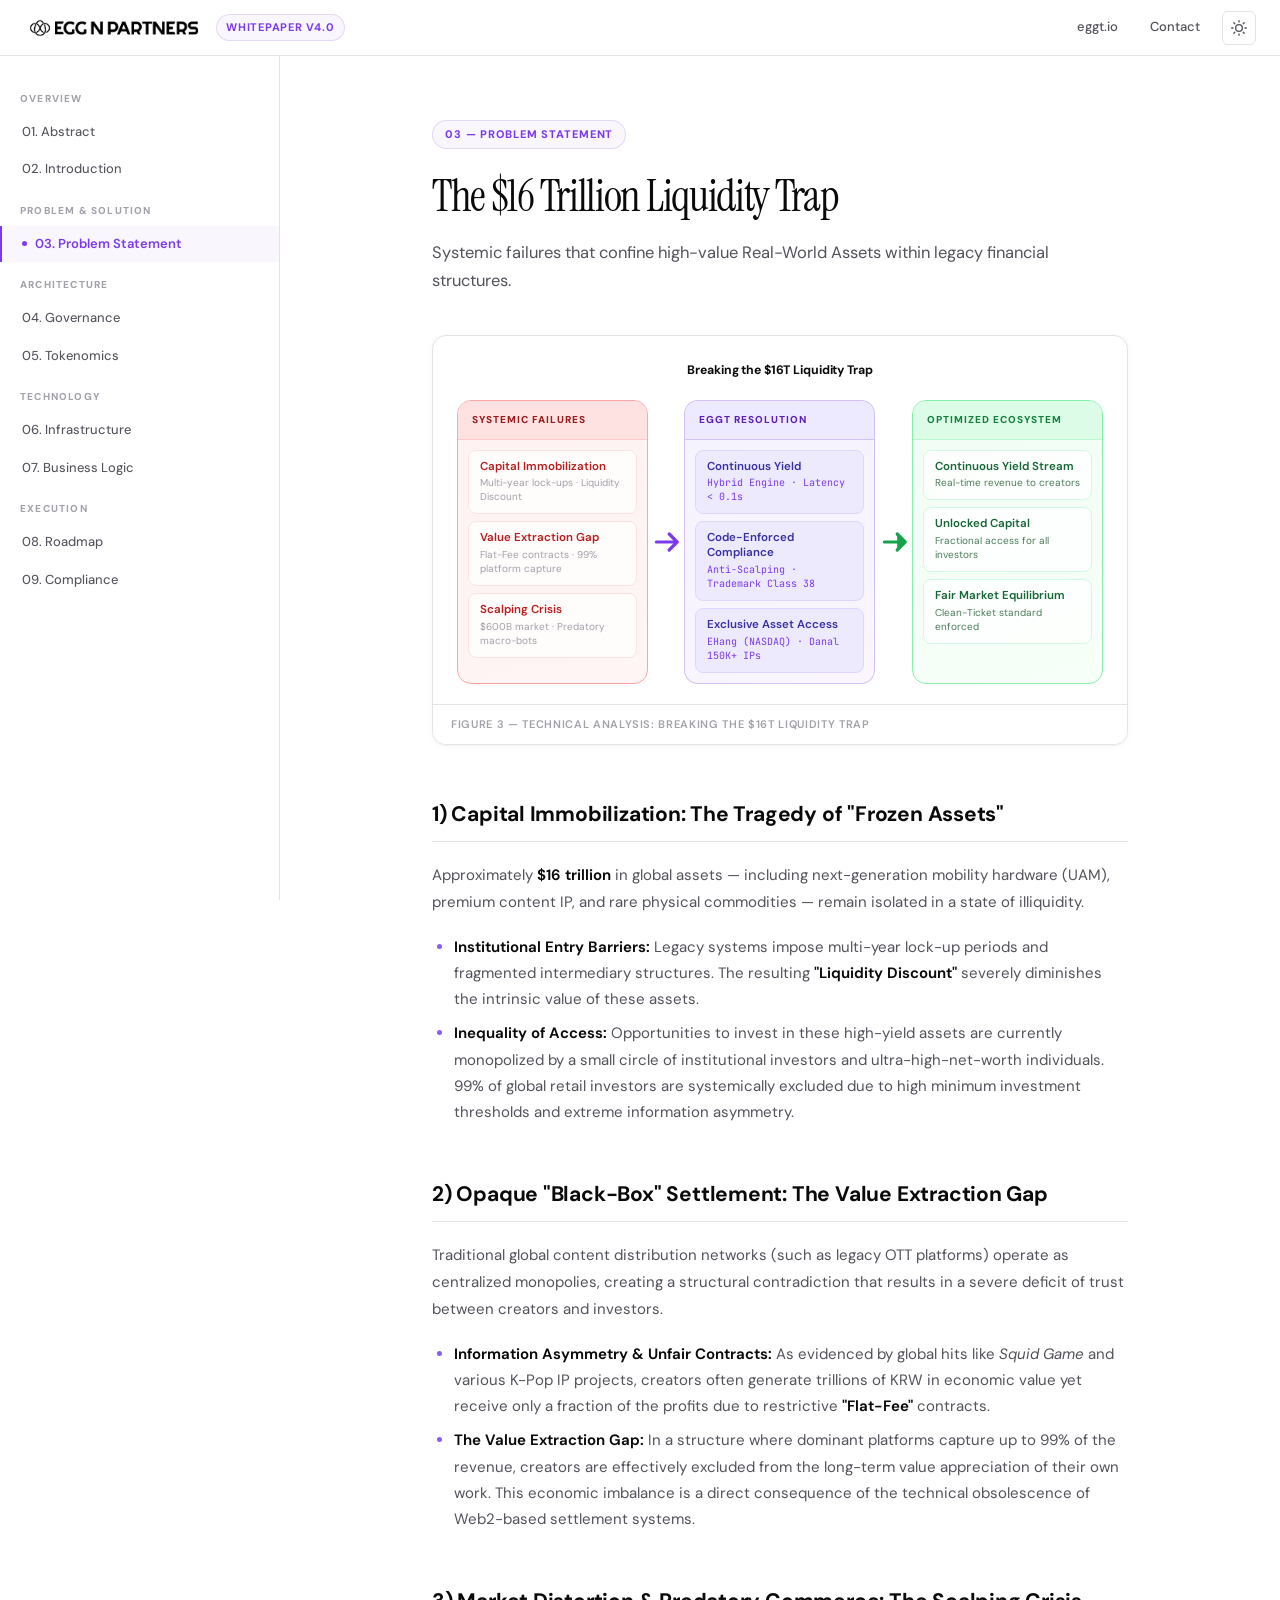
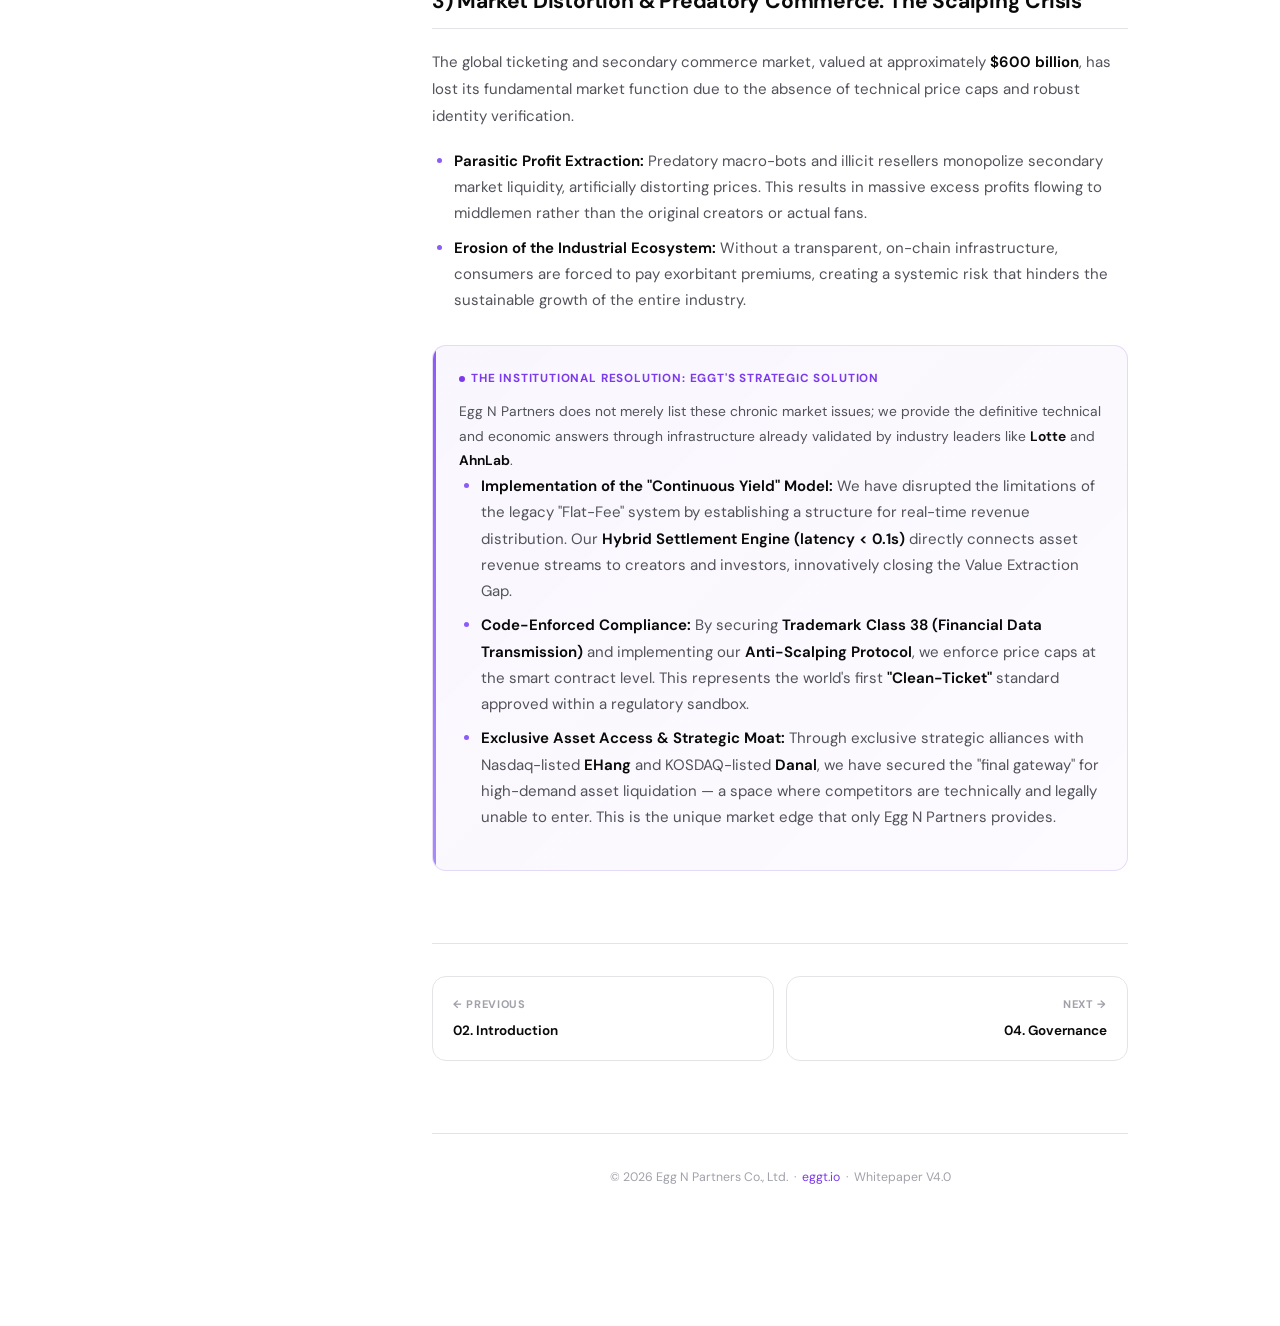
<file: problem.html>
<!DOCTYPE html>
<html lang="en">
<head>
<meta charset="UTF-8">
<meta name="viewport" content="width=device-width, initial-scale=1.0">
<title>03. Problem Statement — Egg N Partners Whitepaper</title>
<link href="https://fonts.googleapis.com/css2?family=DM+Sans:ital,opsz,wght@0,9..40,300;0,9..40,400;0,9..40,500;0,9..40,600;0,9..40,700;1,9..40,400&family=JetBrains+Mono:wght@400;500&family=Instrument+Serif:ital@0;1&display=swap" rel="stylesheet">
<link rel="stylesheet" href="style.css">
<script>
(function(){var t=localStorage.getItem("theme");if(t)document.documentElement.setAttribute("data-theme",t);})();
</script>
</head>
<body>
<header class="site-header">
  <a class="header-logo" href="index.html">
    <div class="logo-svg-wrap"><svg xmlns="http://www.w3.org/2000/svg" xmlns:xlink="http://www.w3.org/1999/xlink" width="auto" zoomAndPan="magnify" viewBox="0 0 1500 149.999998" height="38" preserveAspectRatio="xMidYMid meet" version="1.0"><defs><filter x="0%" y="0%" width="100%" height="100%" id="5ac03037b3"><feColorMatrix values="0 0 0 0 1 0 0 0 0 1 0 0 0 0 1 0 0 0 1 0" color-interpolation-filters="sRGB"/></filter><filter x="0%" y="0%" width="100%" height="100%" id="50285e52c9"><feColorMatrix values="0 0 0 0 1 0 0 0 0 1 0 0 0 0 1 0.2126 0.7152 0.0722 0 0" color-interpolation-filters="sRGB"/></filter><clipPath id="2e9ec977f3"><path d="M 258.179688 19.03125 L 1452 19.03125 L 1452 130.78125 L 258.179688 130.78125 Z M 258.179688 19.03125 " clip-rule="nonzero"/></clipPath><mask id="2c825d4673"><g filter="url(#5ac03037b3)"><g filter="url(#50285e52c9)" transform="matrix(0.807302, 0, 0, 0.809783, 258.178797, 19.030196)"><image x="0" y="0" width="1479" xlink:href="[data-uri]" height="138" preserveAspectRatio="xMidYMid meet"/></g></g></mask><clipPath id="3f7630f7ee"><path d="M 47.796875 0 L 219.546875 0 L 219.546875 150 L 47.796875 150 Z M 47.796875 0 " clip-rule="nonzero"/></clipPath><mask id="4c687fed88"><g filter="url(#5ac03037b3)"><g filter="url(#50285e52c9)" transform="matrix(0.196777, 0, 0, 0.196777, 2.339456, -56.421556)"><image x="0" y="0" width="1334" xlink:href="[data-uri]" height="1334" preserveAspectRatio="xMidYMid meet"/></g></g></mask></defs><g clip-path="url(#2e9ec977f3)"><g mask="url(#2c825d4673)"><g transform="matrix(0.807302, 0, 0, 0.809783, 258.178797, 19.030196)"><image x="0" y="0" width="1479" xlink:href="[data-uri]" height="138" preserveAspectRatio="xMidYMid meet"/></g></g></g><g clip-path="url(#3f7630f7ee)"><g mask="url(#4c687fed88)"><g transform="matrix(0.196777, 0, 0, 0.196777, 2.339456, -56.421556)"><image x="0" y="0" width="1334" xlink:href="[data-uri]" height="1334" preserveAspectRatio="xMidYMid meet"/></g></g></g></svg></div>
    <span class="header-tag">Whitepaper v4.0</span>
  </a>
  <div class="header-right">
    <a class="header-link" href="https://www.eggt.io" target="_blank">eggt.io</a>
    <a class="header-link" href="mailto:info@eggverse.io">Contact</a>
    <button class="theme-toggle" id="themeBtn" aria-label="Toggle dark mode"><div class="theme-toggle-wrap"><svg class="icon-sun" viewBox="0 0 24 24"><circle cx="12" cy="12" r="5"/><line x1="12" y1="1" x2="12" y2="3"/><line x1="12" y1="21" x2="12" y2="23"/><line x1="4.22" y1="4.22" x2="5.64" y2="5.64"/><line x1="18.36" y1="18.36" x2="19.78" y2="19.78"/><line x1="1" y1="12" x2="3" y2="12"/><line x1="21" y1="12" x2="23" y2="12"/><line x1="4.22" y1="19.78" x2="5.64" y2="18.36"/><line x1="18.36" y1="5.64" x2="19.78" y2="4.22"/></svg><svg class="icon-moon" viewBox="0 0 24 24"><path d="M21 12.79A9 9 0 1 1 11.21 3 7 7 0 0 0 21 12.79z"/></svg></div></button>
    <button class="menu-toggle" id="menuBtn" aria-label="Toggle menu">
      <svg viewBox="0 0 24 24"><line x1="3" y1="6" x2="21" y2="6"/><line x1="3" y1="12" x2="21" y2="12"/><line x1="3" y1="18" x2="21" y2="18"/></svg>
    </button>
  </div>
</header>
<nav class="sidebar" id="sidebar">
  <div class="nav-group">
    <div class="nav-group-label">Overview</div>
    <a class="nav-link" href="index.html">01. Abstract</a>
    <a class="nav-link" href="introduction.html">02. Introduction</a>
  </div>
  <div class="nav-group">
    <div class="nav-group-label">Problem & Solution</div>
    <a class="nav-link active" href="problem.html">03. Problem Statement</a>
  </div>
  <div class="nav-group">
    <div class="nav-group-label">Architecture</div>
    <a class="nav-link" href="governance.html">04. Governance</a>
    <a class="nav-link" href="tokenomics.html">05. Tokenomics</a>
  </div>
  <div class="nav-group">
    <div class="nav-group-label">Technology</div>
    <a class="nav-link" href="infrastructure.html">06. Infrastructure</a>
    <a class="nav-link" href="business-logic.html">07. Business Logic</a>
  </div>
  <div class="nav-group">
    <div class="nav-group-label">Execution</div>
    <a class="nav-link" href="roadmap.html">08. Roadmap</a>
    <a class="nav-link" href="compliance.html">09. Compliance</a>
  </div>
</nav>
<main class="main">
<div class="content">
<div class="page-content">
<span class="badge">03 — Problem Statement</span>
<h1>The $16 Trillion Liquidity Trap</h1>
<p class="subtitle">Systemic failures that confine high-value Real-World Assets within legacy financial structures.</p>

<div class="diagram-container diag-html">
<div class="diag-inner">
<div class="diag-title">Breaking the $16T Liquidity Trap</div>
<div class="diag-cols">
  <div class="diag-col c-red">
    <div class="diag-col-head">Systemic Failures</div>
    <div class="diag-col-body">
      <div class="diag-item">
        <div class="diag-item-title">Capital Immobilization</div>
        <div class="diag-item-sub">Multi-year lock-ups · Liquidity Discount</div>
      </div>
      <div class="diag-item">
        <div class="diag-item-title">Value Extraction Gap</div>
        <div class="diag-item-sub">Flat-Fee contracts · 99% platform capture</div>
      </div>
      <div class="diag-item">
        <div class="diag-item-title">Scalping Crisis</div>
        <div class="diag-item-sub">$600B market · Predatory macro-bots</div>
      </div>
    </div>
  </div>
  <div class="diag-arrow"><svg viewBox="0 0 20 20" fill="none" xmlns="http://www.w3.org/2000/svg">
  <path d="M4 10h12M12 5l5 5-5 5" stroke="#7C3AED" stroke-width="2" stroke-linecap="round" stroke-linejoin="round"/>
</svg></div>
  <div class="diag-col c-purple">
    <div class="diag-col-head">EGGT Resolution</div>
    <div class="diag-col-body">
      <div class="diag-item">
        <div class="diag-item-title">Continuous Yield</div>
        <div class="diag-item-sub">Hybrid Engine · Latency &lt; 0.1s</div>
      </div>
      <div class="diag-item">
        <div class="diag-item-title">Code-Enforced Compliance</div>
        <div class="diag-item-sub">Anti-Scalping · Trademark Class 38</div>
      </div>
      <div class="diag-item">
        <div class="diag-item-title">Exclusive Asset Access</div>
        <div class="diag-item-sub">EHang (NASDAQ) · Danal 150K+ IPs</div>
      </div>
    </div>
  </div>
  <div class="diag-arrow a-green"><svg viewBox="0 0 20 20" fill="none" xmlns="http://www.w3.org/2000/svg">
  <path d="M4 10h12M12 5l5 5-5 5" stroke="#16A34A" stroke-width="2" stroke-linecap="round" stroke-linejoin="round"/>
</svg></div>
  <div class="diag-col c-green">
    <div class="diag-col-head">Optimized Ecosystem</div>
    <div class="diag-col-body">
      <div class="diag-item">
        <div class="diag-item-title">Continuous Yield Stream</div>
        <div class="diag-item-sub">Real-time revenue to creators</div>
      </div>
      <div class="diag-item">
        <div class="diag-item-title">Unlocked Capital</div>
        <div class="diag-item-sub">Fractional access for all investors</div>
      </div>
      <div class="diag-item">
        <div class="diag-item-title">Fair Market Equilibrium</div>
        <div class="diag-item-sub">Clean-Ticket standard enforced</div>
      </div>
    </div>
  </div>
</div>
</div>
<div class="diagram-label">Figure 3 — Technical Analysis: Breaking the $16T Liquidity Trap</div>
</div>

<h2>1) Capital Immobilization: The Tragedy of "Frozen Assets"</h2>
<p>Approximately <strong>$16 trillion</strong> in global assets — including next-generation mobility hardware (UAM), premium content IP, and rare physical commodities — remain isolated in a state of illiquidity.</p>
<ul>
  <li><strong>Institutional Entry Barriers:</strong> Legacy systems impose multi-year lock-up periods and fragmented intermediary structures. The resulting <strong>"Liquidity Discount"</strong> severely diminishes the intrinsic value of these assets.</li>
  <li><strong>Inequality of Access:</strong> Opportunities to invest in these high-yield assets are currently monopolized by a small circle of institutional investors and ultra-high-net-worth individuals. 99% of global retail investors are systemically excluded due to high minimum investment thresholds and extreme information asymmetry.</li>
</ul>

<h2>2) Opaque "Black-Box" Settlement: The Value Extraction Gap</h2>
<p>Traditional global content distribution networks (such as legacy OTT platforms) operate as centralized monopolies, creating a structural contradiction that results in a severe deficit of trust between creators and investors.</p>
<ul>
  <li><strong>Information Asymmetry &amp; Unfair Contracts:</strong> As evidenced by global hits like <em>Squid Game</em> and various K-Pop IP projects, creators often generate trillions of KRW in economic value yet receive only a fraction of the profits due to restrictive <strong>"Flat-Fee"</strong> contracts.</li>
  <li><strong>The Value Extraction Gap:</strong> In a structure where dominant platforms capture up to 99% of the revenue, creators are effectively excluded from the long-term value appreciation of their own work. This economic imbalance is a direct consequence of the technical obsolescence of Web2-based settlement systems.</li>
</ul>

<h2>3) Market Distortion &amp; Predatory Commerce: The Scalping Crisis</h2>
<p>The global ticketing and secondary commerce market, valued at approximately <strong>$600 billion</strong>, has lost its fundamental market function due to the absence of technical price caps and robust identity verification.</p>
<ul>
  <li><strong>Parasitic Profit Extraction:</strong> Predatory macro-bots and illicit resellers monopolize secondary market liquidity, artificially distorting prices. This results in massive excess profits flowing to middlemen rather than the original creators or actual fans.</li>
  <li><strong>Erosion of the Industrial Ecosystem:</strong> Without a transparent, on-chain infrastructure, consumers are forced to pay exorbitant premiums, creating a systemic risk that hinders the sustainable growth of the entire industry.</li>
</ul>

<div class="callout">
  <div class="callout-title">The Institutional Resolution: EGGT's Strategic Solution</div>
  <p>Egg N Partners does not merely list these chronic market issues; we provide the definitive technical and economic answers through infrastructure already validated by industry leaders like <strong>Lotte</strong> and <strong>AhnLab</strong>.</p>
  <ul>
    <li><strong>Implementation of the "Continuous Yield" Model:</strong> We have disrupted the limitations of the legacy "Flat-Fee" system by establishing a structure for real-time revenue distribution. Our <strong>Hybrid Settlement Engine (latency &lt; 0.1s)</strong> directly connects asset revenue streams to creators and investors, innovatively closing the Value Extraction Gap.</li>
    <li><strong>Code-Enforced Compliance:</strong> By securing <strong>Trademark Class 38 (Financial Data Transmission)</strong> and implementing our <strong>Anti-Scalping Protocol</strong>, we enforce price caps at the smart contract level. This represents the world's first <strong>"Clean-Ticket"</strong> standard approved within a regulatory sandbox.</li>
    <li><strong>Exclusive Asset Access &amp; Strategic Moat:</strong> Through exclusive strategic alliances with Nasdaq-listed <strong>EHang</strong> and KOSDAQ-listed <strong>Danal</strong>, we have secured the "final gateway" for high-demand asset liquidation — a space where competitors are technically and legally unable to enter. This is the unique market edge that only Egg N Partners provides.</li>
  </ul>
</div>
<div class="page-nav">
  <a href="introduction.html"><span class="page-nav-label">← Previous</span><span class="page-nav-title">02. Introduction</span></a>
  <a class="next" href="governance.html"><span class="page-nav-label">Next →</span><span class="page-nav-title">04. Governance</span></a>
</div>
<div class="doc-footer">
  <p>&copy; 2026 Egg N Partners Co., Ltd. &nbsp;&middot;&nbsp; <a href="https://www.eggt.io" target="_blank">eggt.io</a> &nbsp;&middot;&nbsp; Whitepaper V4.0</p>
</div>
</div>
</div>
</main>
<script>
(function(){
  

  // Header hide on scroll
  var hdr=document.querySelector('.site-header'), lastY=0;
  window.addEventListener('scroll',function(){
    var y=window.scrollY;
    if(y>80&&y>lastY) hdr.classList.add('hidden'); else hdr.classList.remove('hidden');
    hdr.classList.toggle('scrolled',y>10);
    lastY=y;
  },{passive:true});

  // Mobile menu
  var btn=document.getElementById('menuBtn'),sb=document.getElementById('sidebar');
  btn.addEventListener('click',function(){sb.classList.toggle('open');});
  document.addEventListener('click',function(e){
    if(window.innerWidth<=900&&!sb.contains(e.target)&&e.target!==btn&&!btn.contains(e.target)) sb.classList.remove('open');
  });
  document.querySelectorAll('.nav-link').forEach(function(l){l.addEventListener('click',function(){sb.classList.remove('open');});});

  // Diagram hover animation
  document.querySelectorAll('.diagram-container').forEach(function(el){
    var obs=new IntersectionObserver(function(entries){
      if(entries[0].isIntersecting){el.style.animation='fadeUp 0.5s cubic-bezier(0.22,1,0.36,1) both';obs.disconnect();}
    },{threshold:0.1});
    obs.observe(el);
  });

  // Dark mode toggle
  var themeBtn = document.getElementById("themeBtn");
  var root = document.documentElement;
  var savedTheme = localStorage.getItem("theme") || "light";
  root.setAttribute("data-theme", savedTheme);
  themeBtn.addEventListener("click", function(){
    var current = root.getAttribute("data-theme");
    var next = current === "dark" ? "light" : "dark";
    root.setAttribute("data-theme", next);
    localStorage.setItem("theme", next);
  });

})();
</script>
<script src="cards.js"></script>
</body>
</html>
</file>
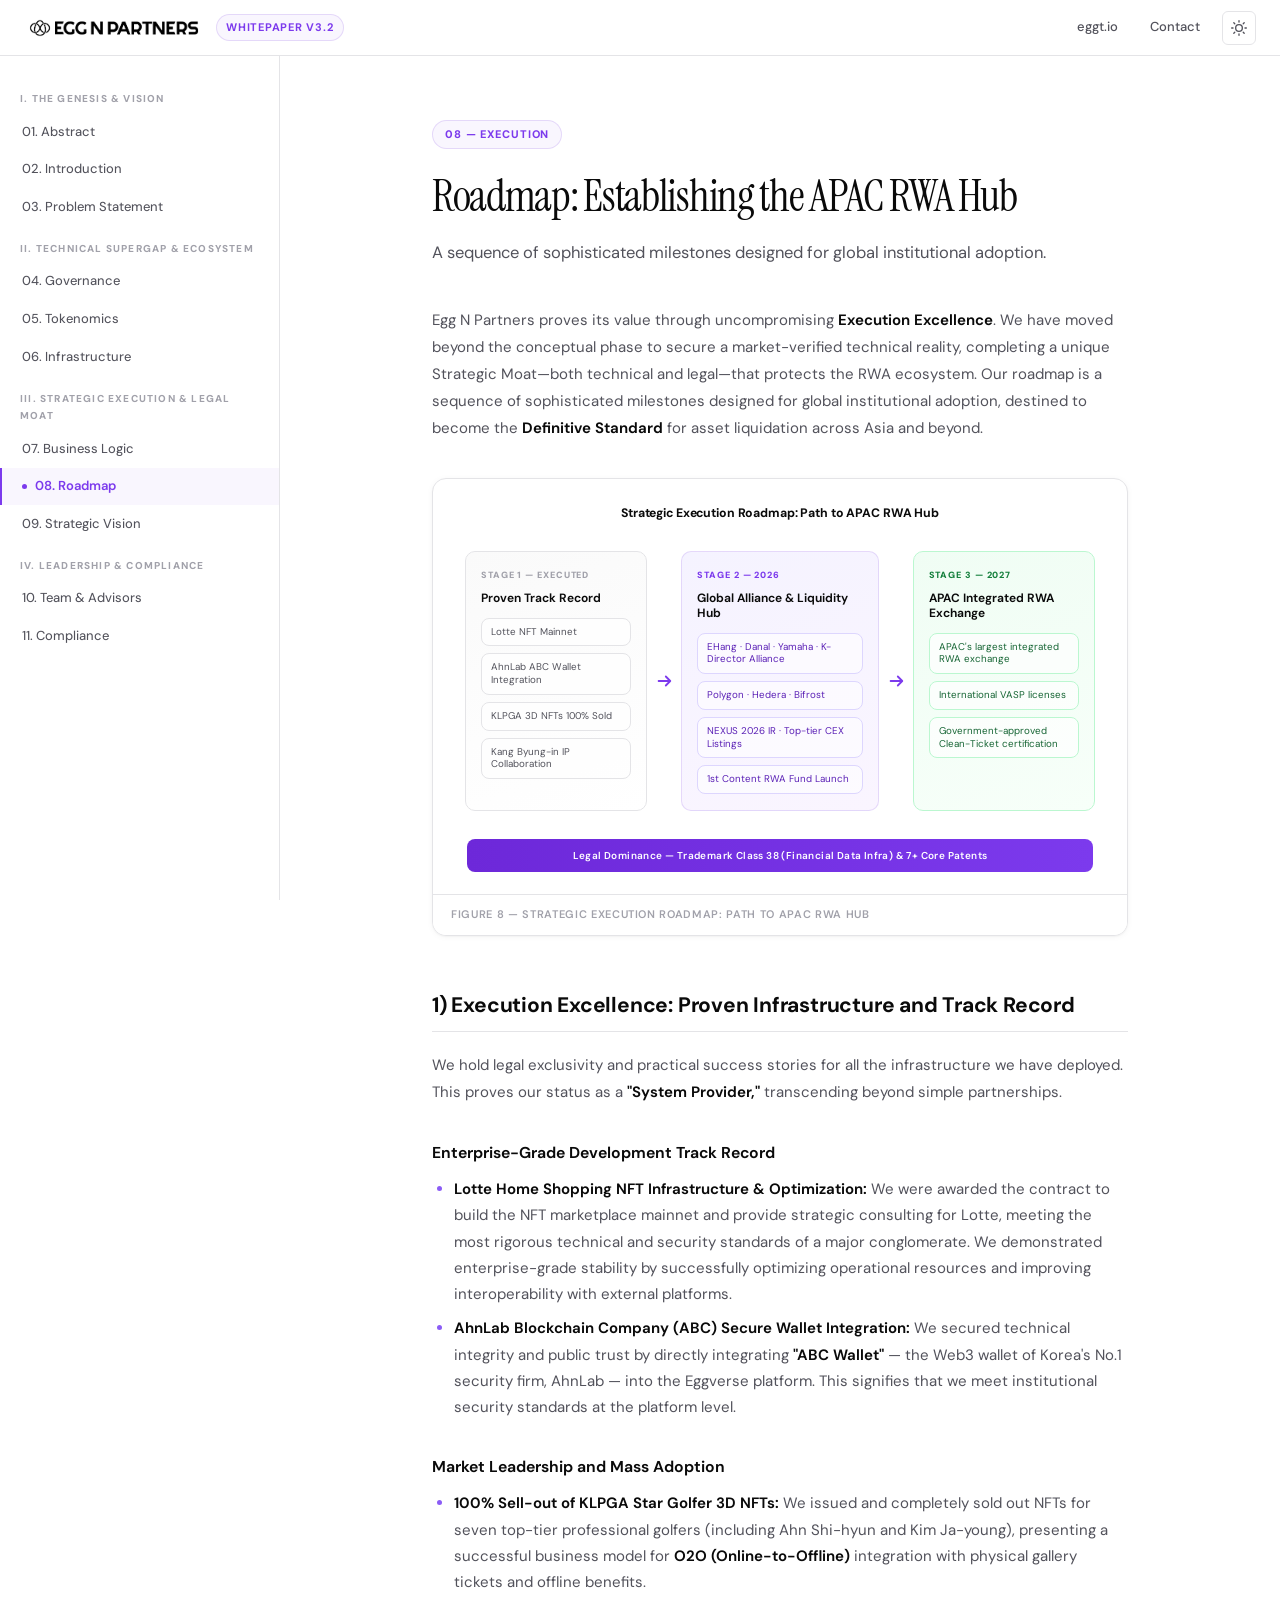
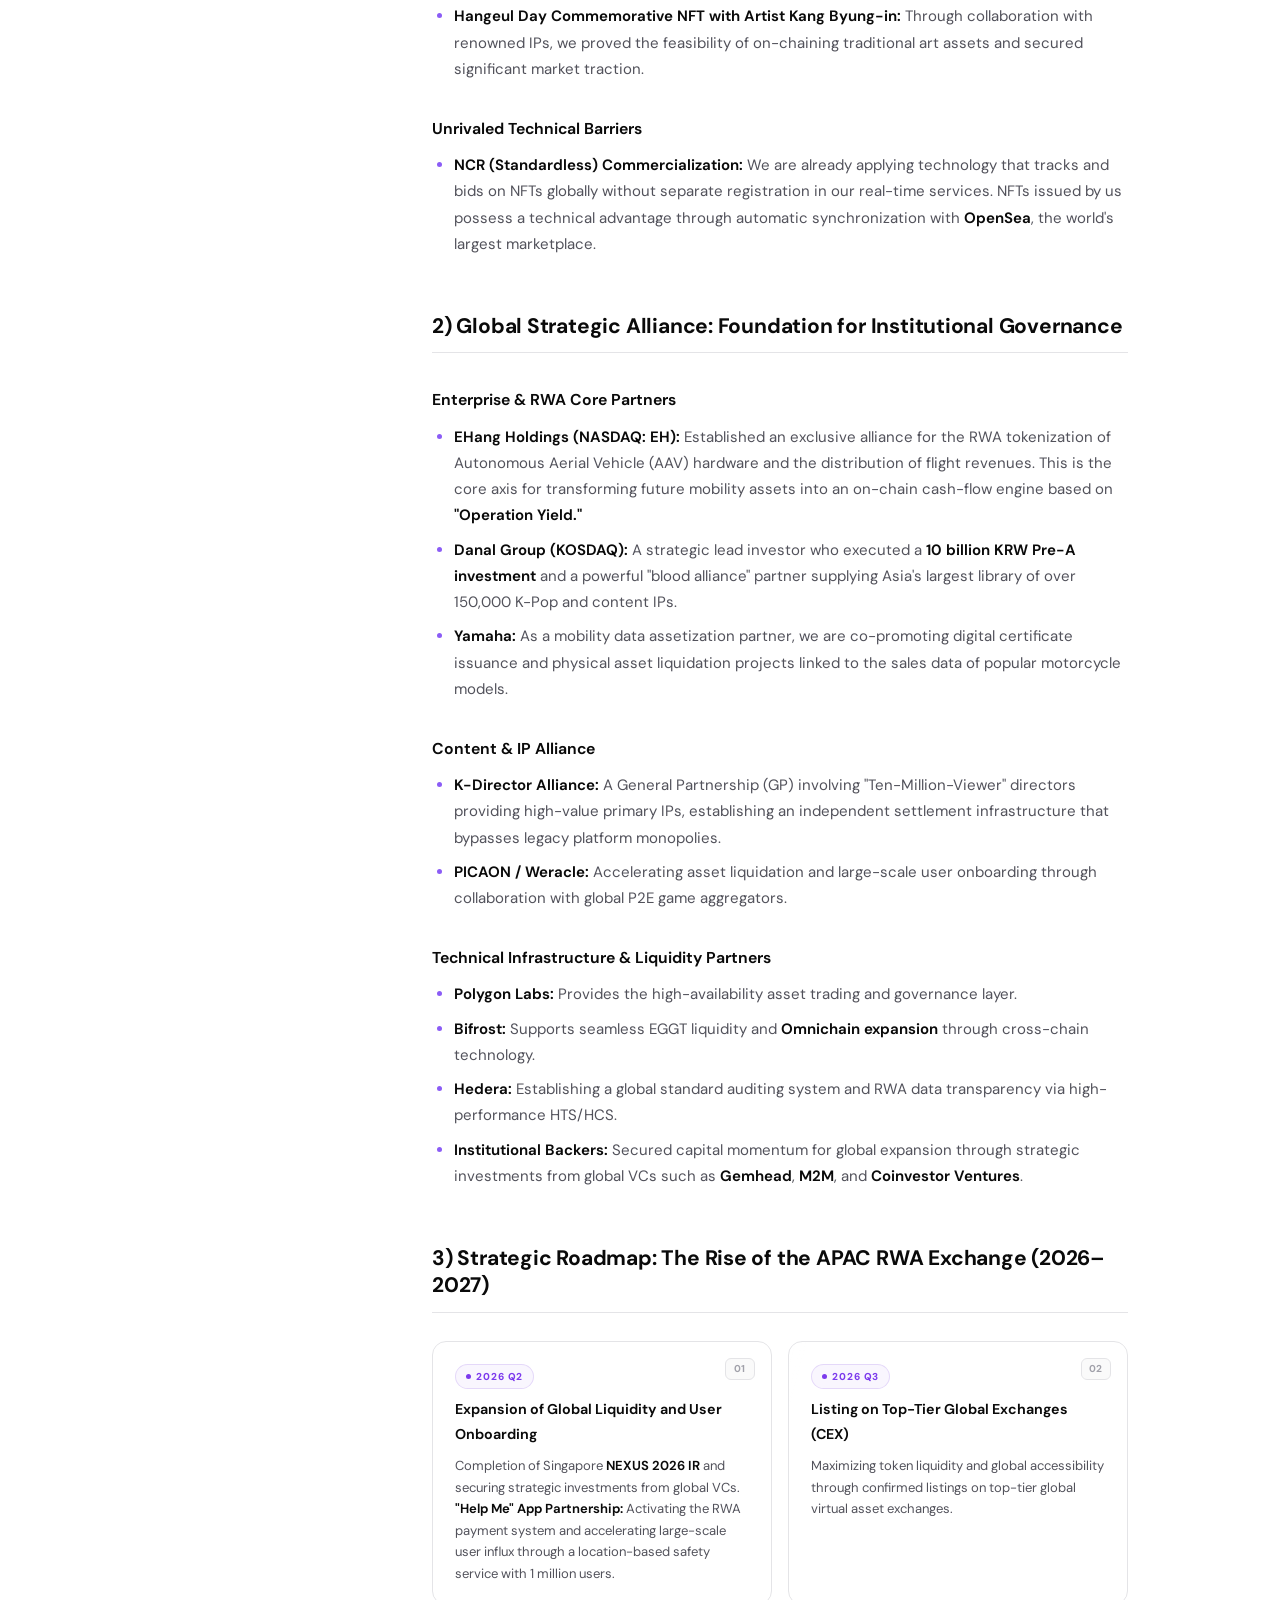
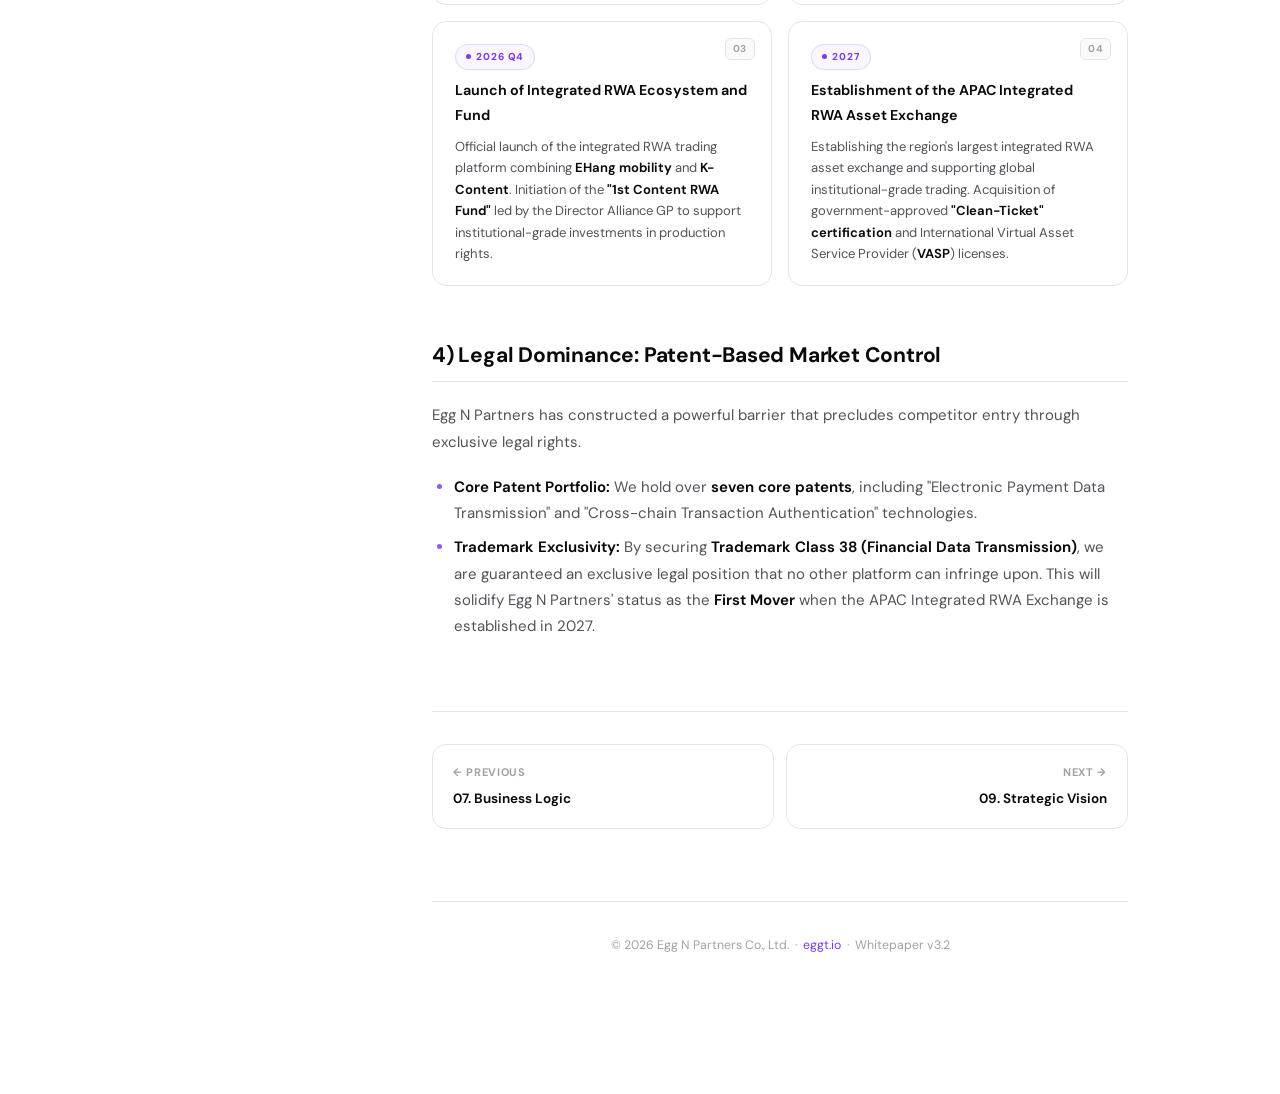
<file: roadmap.html>
<!DOCTYPE html>
<html lang="en">
<head>
<meta charset="UTF-8">
<meta name="viewport" content="width=device-width, initial-scale=1.0">
<title>08. Roadmap — Egg N Partners Whitepaper</title>
<link href="https://fonts.googleapis.com/css2?family=DM+Sans:ital,opsz,wght@0,9..40,300;0,9..40,400;0,9..40,500;0,9..40,600;0,9..40,700;1,9..40,400&family=JetBrains+Mono:wght@400;500&family=Instrument+Serif:ital@0;1&display=swap" rel="stylesheet">
<link rel="stylesheet" href="style.css">
<script>
(function(){var t=localStorage.getItem("theme");if(t)document.documentElement.setAttribute("data-theme",t);})();
</script>
</head>
<body>
<header class="site-header">
  <a class="header-logo" href="index.html">
    <div class="logo-svg-wrap"><svg xmlns="http://www.w3.org/2000/svg" xmlns:xlink="http://www.w3.org/1999/xlink" width="auto" zoomAndPan="magnify" viewBox="0 0 1500 149.999998" height="38" preserveAspectRatio="xMidYMid meet" version="1.0"><defs><filter x="0%" y="0%" width="100%" height="100%" id="5ac03037b3"><feColorMatrix values="0 0 0 0 1 0 0 0 0 1 0 0 0 0 1 0 0 0 1 0" color-interpolation-filters="sRGB"/></filter><filter x="0%" y="0%" width="100%" height="100%" id="50285e52c9"><feColorMatrix values="0 0 0 0 1 0 0 0 0 1 0 0 0 0 1 0.2126 0.7152 0.0722 0 0" color-interpolation-filters="sRGB"/></filter><clipPath id="2e9ec977f3"><path d="M 258.179688 19.03125 L 1452 19.03125 L 1452 130.78125 L 258.179688 130.78125 Z M 258.179688 19.03125 " clip-rule="nonzero"/></clipPath><mask id="2c825d4673"><g filter="url(#5ac03037b3)"><g filter="url(#50285e52c9)" transform="matrix(0.807302, 0, 0, 0.809783, 258.178797, 19.030196)"><image x="0" y="0" width="1479" xlink:href="[data-uri]" height="138" preserveAspectRatio="xMidYMid meet"/></g></g></mask><clipPath id="3f7630f7ee"><path d="M 47.796875 0 L 219.546875 0 L 219.546875 150 L 47.796875 150 Z M 47.796875 0 " clip-rule="nonzero"/></clipPath><mask id="4c687fed88"><g filter="url(#5ac03037b3)"><g filter="url(#50285e52c9)" transform="matrix(0.196777, 0, 0, 0.196777, 2.339456, -56.421556)"><image x="0" y="0" width="1334" xlink:href="[data-uri]" height="1334" preserveAspectRatio="xMidYMid meet"/></g></g></mask></defs><g clip-path="url(#2e9ec977f3)"><g mask="url(#2c825d4673)"><g transform="matrix(0.807302, 0, 0, 0.809783, 258.178797, 19.030196)"><image x="0" y="0" width="1479" xlink:href="[data-uri]" height="138" preserveAspectRatio="xMidYMid meet"/></g></g></g><g clip-path="url(#3f7630f7ee)"><g mask="url(#4c687fed88)"><g transform="matrix(0.196777, 0, 0, 0.196777, 2.339456, -56.421556)"><image x="0" y="0" width="1334" xlink:href="[data-uri]" height="1334" preserveAspectRatio="xMidYMid meet"/></g></g></g></svg></div>
    <span class="header-tag">Whitepaper v3.2</span>
  </a>
  <div class="header-right">
    <a class="header-link" href="https://www.eggt.io" target="_blank">eggt.io</a>
    <a class="header-link" href="mailto:info@eggverse.io">Contact</a>
    <button class="theme-toggle" id="themeBtn" aria-label="Toggle dark mode"><div class="theme-toggle-wrap"><svg class="icon-sun" viewBox="0 0 24 24"><circle cx="12" cy="12" r="5"/><line x1="12" y1="1" x2="12" y2="3"/><line x1="12" y1="21" x2="12" y2="23"/><line x1="4.22" y1="4.22" x2="5.64" y2="5.64"/><line x1="18.36" y1="18.36" x2="19.78" y2="19.78"/><line x1="1" y1="12" x2="3" y2="12"/><line x1="21" y1="12" x2="23" y2="12"/><line x1="4.22" y1="19.78" x2="5.64" y2="18.36"/><line x1="18.36" y1="5.64" x2="19.78" y2="4.22"/></svg><svg class="icon-moon" viewBox="0 0 24 24"><path d="M21 12.79A9 9 0 1 1 11.21 3 7 7 0 0 0 21 12.79z"/></svg></div></button>
    <button class="menu-toggle" id="menuBtn" aria-label="Toggle menu">
      <svg viewBox="0 0 24 24"><line x1="3" y1="6" x2="21" y2="6"/><line x1="3" y1="12" x2="21" y2="12"/><line x1="3" y1="18" x2="21" y2="18"/></svg>
    </button>
  </div>
</header>
<nav class="sidebar" id="sidebar">
  <div class="nav-group">
    <div class="nav-group-label">I. The Genesis &amp; Vision</div>
    <a class="nav-link" href="index.html">01. Abstract</a>
    <a class="nav-link" href="introduction.html">02. Introduction</a>
    <a class="nav-link" href="problem.html">03. Problem Statement</a>
  </div>
  <div class="nav-group">
    <div class="nav-group-label">II. Technical Supergap &amp; Ecosystem</div>
    <a class="nav-link" href="governance.html">04. Governance</a>
    <a class="nav-link" href="tokenomics.html">05. Tokenomics</a>
    <a class="nav-link" href="infrastructure.html">06. Infrastructure</a>
  </div>
  <div class="nav-group">
    <div class="nav-group-label">III. Strategic Execution &amp; Legal Moat</div>
    <a class="nav-link" href="business-logic.html">07. Business Logic</a>
    <a class="nav-link active" href="roadmap.html">08. Roadmap</a>
    <a class="nav-link" href="strategic-vision.html">09. Strategic Vision</a>
  </div>
  <div class="nav-group">
    <div class="nav-group-label">IV. Leadership &amp; Compliance</div>
    <a class="nav-link" href="team.html">10. Team &amp; Advisors</a>
    <a class="nav-link" href="compliance.html">11. Compliance</a>
  </div>
</nav><main class="main">
<div class="content">
<div class="page-content">
<span class="badge">08 — Execution</span>
<h1>Roadmap: Establishing the APAC RWA Hub</h1>
<p class="subtitle">A sequence of sophisticated milestones designed for global institutional adoption.</p>

<p>Egg N Partners proves its value through uncompromising <strong>Execution Excellence</strong>. We have moved beyond the conceptual phase to secure a market-verified technical reality, completing a unique Strategic Moat&#x2014;both technical and legal&#x2014;that protects the RWA ecosystem. Our roadmap is a sequence of sophisticated milestones designed for global institutional adoption, destined to become the <strong>Definitive Standard</strong> for asset liquidation across Asia and beyond.</p>

<div class="diagram-container diag-html blueprint-flow">
<div class="diag-inner">
<div class="diag-title">Strategic Execution Roadmap: Path to APAC RWA Hub</div>
<div class="bp-roadmap-arch">
  <div class="bp-roadmap-card">
    <div class="bp-roadmap-kicker">Stage 1 — Executed</div>
    <h4>Proven Track Record</h4>
    <div class="bp-roadmap-list">
      <span>Lotte NFT Mainnet</span>
      <span>AhnLab ABC Wallet Integration</span>
      <span>KLPGA 3D NFTs 100% Sold</span>
      <span>Kang Byung-in IP Collaboration</span>
    </div>
  </div>
  <div class="bp-arch-connector">
    <svg viewBox="0 0 20 20" fill="none" xmlns="http://www.w3.org/2000/svg"><path d="M4 10h12M12 5l5 5-5 5" stroke="#7C3AED" stroke-width="2" stroke-linecap="round" stroke-linejoin="round"/></svg>
  </div>
  <div class="bp-roadmap-card bp-roadmap-card-primary">
    <div class="bp-roadmap-kicker">Stage 2 — 2026</div>
    <h4>Global Alliance &amp; Liquidity Hub</h4>
    <div class="bp-roadmap-list">
      <span>EHang · Danal · Yamaha · K-Director Alliance</span>
      <span>Polygon · Hedera · Bifrost</span>
      <span>NEXUS 2026 IR · Top-tier CEX Listings</span>
      <span>1st Content RWA Fund Launch</span>
    </div>
  </div>
  <div class="bp-arch-connector">
    <svg viewBox="0 0 20 20" fill="none" xmlns="http://www.w3.org/2000/svg"><path d="M4 10h12M12 5l5 5-5 5" stroke="#7C3AED" stroke-width="2" stroke-linecap="round" stroke-linejoin="round"/></svg>
  </div>
  <div class="bp-roadmap-card bp-roadmap-card-final">
    <div class="bp-roadmap-kicker">Stage 3 — 2027</div>
    <h4>APAC Integrated RWA Exchange</h4>
    <div class="bp-roadmap-list">
      <span>APAC's largest integrated RWA exchange</span>
      <span>International VASP licenses</span>
      <span>Government-approved Clean-Ticket certification</span>
    </div>
  </div>
</div>
<div class="diag-footer-bar bar-purple">Legal Dominance — Trademark Class 38 (Financial Data Infra) &amp; 7+ Core Patents</div>
</div>
<div class="diagram-label">Figure 8 — Strategic Execution Roadmap: Path to APAC RWA Hub</div>
</div>

<h2>1) Execution Excellence: Proven Infrastructure and Track Record</h2>
<p>We hold legal exclusivity and practical success stories for all the infrastructure we have deployed. This proves our status as a <strong>"System Provider,"</strong> transcending beyond simple partnerships.</p>

<h3>Enterprise-Grade Development Track Record</h3>
<ul>
  <li><strong>Lotte Home Shopping NFT Infrastructure &amp; Optimization:</strong> We were awarded the contract to build the NFT marketplace mainnet and provide strategic consulting for Lotte, meeting the most rigorous technical and security standards of a major conglomerate. We demonstrated enterprise-grade stability by successfully optimizing operational resources and improving interoperability with external platforms.</li>
  <li><strong>AhnLab Blockchain Company (ABC) Secure Wallet Integration:</strong> We secured technical integrity and public trust by directly integrating <strong>"ABC Wallet"</strong> — the Web3 wallet of Korea's No.1 security firm, AhnLab — into the Eggverse platform. This signifies that we meet institutional security standards at the platform level.</li>
</ul>

<h3>Market Leadership and Mass Adoption</h3>
<ul>
  <li><strong>100% Sell-out of KLPGA Star Golfer 3D NFTs:</strong> We issued and completely sold out NFTs for seven top-tier professional golfers (including Ahn Shi-hyun and Kim Ja-young), presenting a successful business model for <strong>O2O (Online-to-Offline)</strong> integration with physical gallery tickets and offline benefits.</li>
  <li><strong>Hangeul Day Commemorative NFT with Artist Kang Byung-in:</strong> Through collaboration with renowned IPs, we proved the feasibility of on-chaining traditional art assets and secured significant market traction.</li>
</ul>

<h3>Unrivaled Technical Barriers</h3>
<ul>
  <li><strong>NCR (Standardless) Commercialization:</strong> We are already applying technology that tracks and bids on NFTs globally without separate registration in our real-time services. NFTs issued by us possess a technical advantage through automatic synchronization with <strong>OpenSea</strong>, the world's largest marketplace.</li>
</ul>

<h2>2) Global Strategic Alliance: Foundation for Institutional Governance</h2>

<h3>Enterprise &amp; RWA Core Partners</h3>
<ul>
  <li><strong>EHang Holdings (NASDAQ: EH):</strong> Established an exclusive alliance for the RWA tokenization of Autonomous Aerial Vehicle (AAV) hardware and the distribution of flight revenues. This is the core axis for transforming future mobility assets into an on-chain cash-flow engine based on <strong>"Operation Yield."</strong></li>
  <li><strong>Danal Group (KOSDAQ):</strong> A strategic lead investor who executed a <strong>10 billion KRW Pre-A investment</strong> and a powerful "blood alliance" partner supplying Asia's largest library of over 150,000 K-Pop and content IPs.</li>
  <li><strong>Yamaha:</strong> As a mobility data assetization partner, we are co-promoting digital certificate issuance and physical asset liquidation projects linked to the sales data of popular motorcycle models.</li>
</ul>

<h3>Content &amp; IP Alliance</h3>
<ul>
  <li><strong>K-Director Alliance:</strong> A General Partnership (GP) involving "Ten-Million-Viewer" directors providing high-value primary IPs, establishing an independent settlement infrastructure that bypasses legacy platform monopolies.</li>
  <li><strong>PICAON / Weracle:</strong> Accelerating asset liquidation and large-scale user onboarding through collaboration with global P2E game aggregators.</li>
</ul>

<h3>Technical Infrastructure &amp; Liquidity Partners</h3>
<ul>
  <li><strong>Polygon Labs:</strong> Provides the high-availability asset trading and governance layer.</li>
  <li><strong>Bifrost:</strong> Supports seamless EGGT liquidity and <strong>Omnichain expansion</strong> through cross-chain technology.</li>
  <li><strong>Hedera:</strong> Establishing a global standard auditing system and RWA data transparency via high-performance HTS/HCS.</li>
  <li><strong>Institutional Backers:</strong> Secured capital momentum for global expansion through strategic investments from global VCs such as <strong>Gemhead</strong>, <strong>M2M</strong>, and <strong>Coinvestor Ventures</strong>.</li>
</ul>

<h2>3) Strategic Roadmap: The Rise of the APAC RWA Exchange (2026–2027)</h2>
<div class="phase-grid">
  <div class="phase-card">
    <div class="phase-q">2026 Q2</div>
    <h4>Expansion of Global Liquidity and User Onboarding</h4>
    <p>Completion of Singapore <strong>NEXUS 2026 IR</strong> and securing strategic investments from global VCs. <strong>"Help Me" App Partnership:</strong> Activating the RWA payment system and accelerating large-scale user influx through a location-based safety service with 1 million users.</p>
  </div>
  <div class="phase-card">
    <div class="phase-q">2026 Q3</div>
    <h4>Listing on Top-Tier Global Exchanges (CEX)</h4>
    <p>Maximizing token liquidity and global accessibility through confirmed listings on top-tier global virtual asset exchanges.</p>
  </div>
  <div class="phase-card">
    <div class="phase-q">2026 Q4</div>
    <h4>Launch of Integrated RWA Ecosystem and Fund</h4>
    <p>Official launch of the integrated RWA trading platform combining <strong>EHang mobility</strong> and <strong>K-Content</strong>. Initiation of the <strong>"1st Content RWA Fund"</strong> led by the Director Alliance GP to support institutional-grade investments in production rights.</p>
  </div>
  <div class="phase-card">
    <div class="phase-q">2027</div>
    <h4>Establishment of the APAC Integrated RWA Asset Exchange</h4>
    <p>Establishing the region's largest integrated RWA asset exchange and supporting global institutional-grade trading. Acquisition of government-approved <strong>"Clean-Ticket" certification</strong> and International Virtual Asset Service Provider (<strong>VASP</strong>) licenses.</p>
  </div>
</div>

<h2>4) Legal Dominance: Patent-Based Market Control</h2>
<p>Egg N Partners has constructed a powerful barrier that precludes competitor entry through exclusive legal rights.</p>
<ul>
  <li><strong>Core Patent Portfolio:</strong> We hold over <strong>seven core patents</strong>, including "Electronic Payment Data Transmission" and "Cross-chain Transaction Authentication" technologies.</li>
  <li><strong>Trademark Exclusivity:</strong> By securing <strong>Trademark Class 38 (Financial Data Transmission)</strong>, we are guaranteed an exclusive legal position that no other platform can infringe upon. This will solidify Egg N Partners' status as the <strong>First Mover</strong> when the APAC Integrated RWA Exchange is established in 2027.</li>
</ul>
<div class="page-nav">
  <a href="business-logic.html"><span class="page-nav-label">← Previous</span><span class="page-nav-title">07. Business Logic</span></a>
  <a class="next" href="strategic-vision.html"><span class="page-nav-label">Next →</span><span class="page-nav-title">09. Strategic Vision</span></a>
</div>
<div class="doc-footer">
  <p>&copy; 2026 Egg N Partners Co., Ltd. &nbsp;&middot;&nbsp; <a href="https://www.eggt.io" target="_blank">eggt.io</a> &nbsp;&middot;&nbsp; Whitepaper v3.2</p>
</div>
</div>
</div>
</main>
<script>
(function(){
  

  // Header hide on scroll
  var hdr=document.querySelector('.site-header'), lastY=0;
  window.addEventListener('scroll',function(){
    var y=window.scrollY;
    if(y>80&&y>lastY) hdr.classList.add('hidden'); else hdr.classList.remove('hidden');
    hdr.classList.toggle('scrolled',y>10);
    lastY=y;
  },{passive:true});

  // Mobile menu
  var btn=document.getElementById('menuBtn'),sb=document.getElementById('sidebar');
  btn.addEventListener('click',function(){sb.classList.toggle('open');});
  document.addEventListener('click',function(e){
    if(window.innerWidth<=900&&!sb.contains(e.target)&&e.target!==btn&&!btn.contains(e.target)) sb.classList.remove('open');
  });
  document.querySelectorAll('.nav-link').forEach(function(l){l.addEventListener('click',function(){sb.classList.remove('open');});});

  // Diagram hover animation
  document.querySelectorAll('.diagram-container').forEach(function(el){
    var obs=new IntersectionObserver(function(entries){
      if(entries[0].isIntersecting){el.style.animation='fadeUp 0.5s cubic-bezier(0.22,1,0.36,1) both';obs.disconnect();}
    },{threshold:0.1});
    obs.observe(el);
  });

  // Dark mode toggle
  var themeBtn = document.getElementById("themeBtn");
  var root = document.documentElement;
  var savedTheme = localStorage.getItem("theme") || "light";
  root.setAttribute("data-theme", savedTheme);
  themeBtn.addEventListener("click", function(){
    var current = root.getAttribute("data-theme");
    var next = current === "dark" ? "light" : "dark";
    root.setAttribute("data-theme", next);
    localStorage.setItem("theme", next);
  });

})();
</script>
<script src="cards.js"></script>
</body>
</html>
</file>
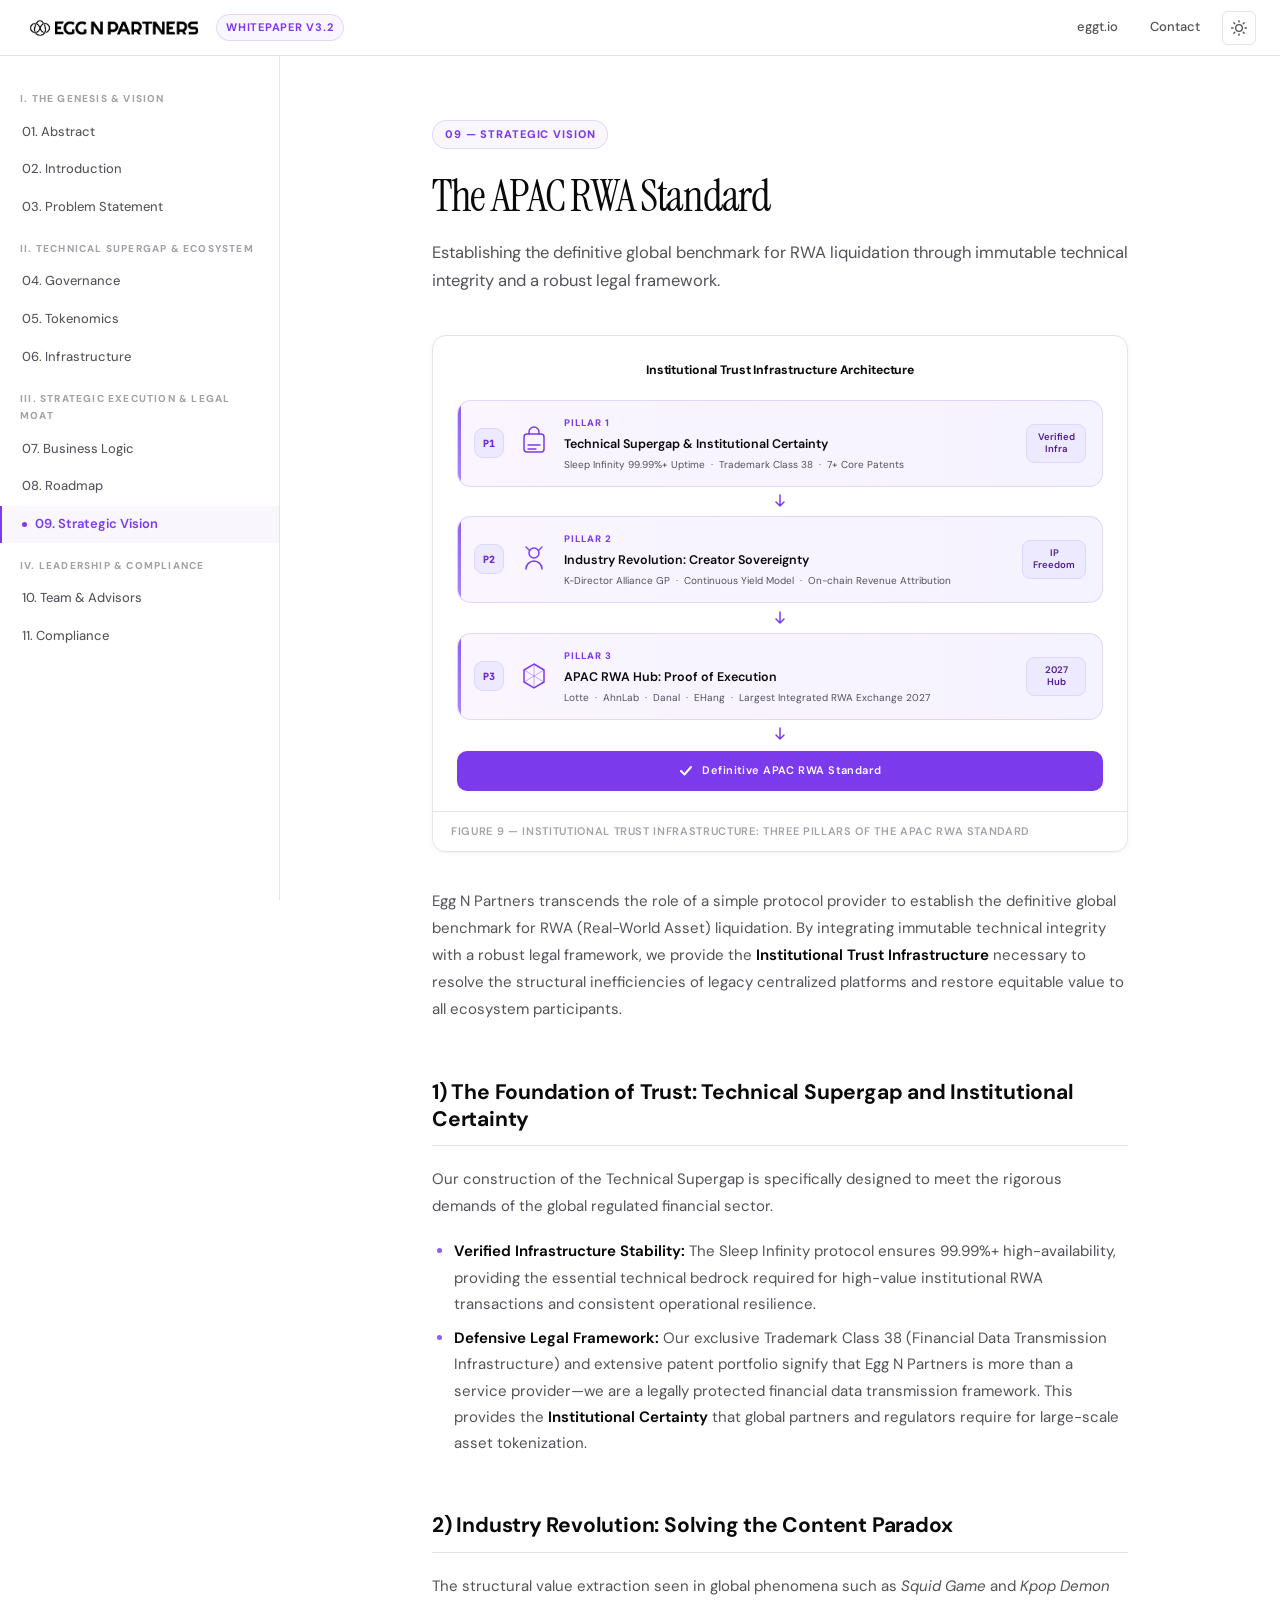
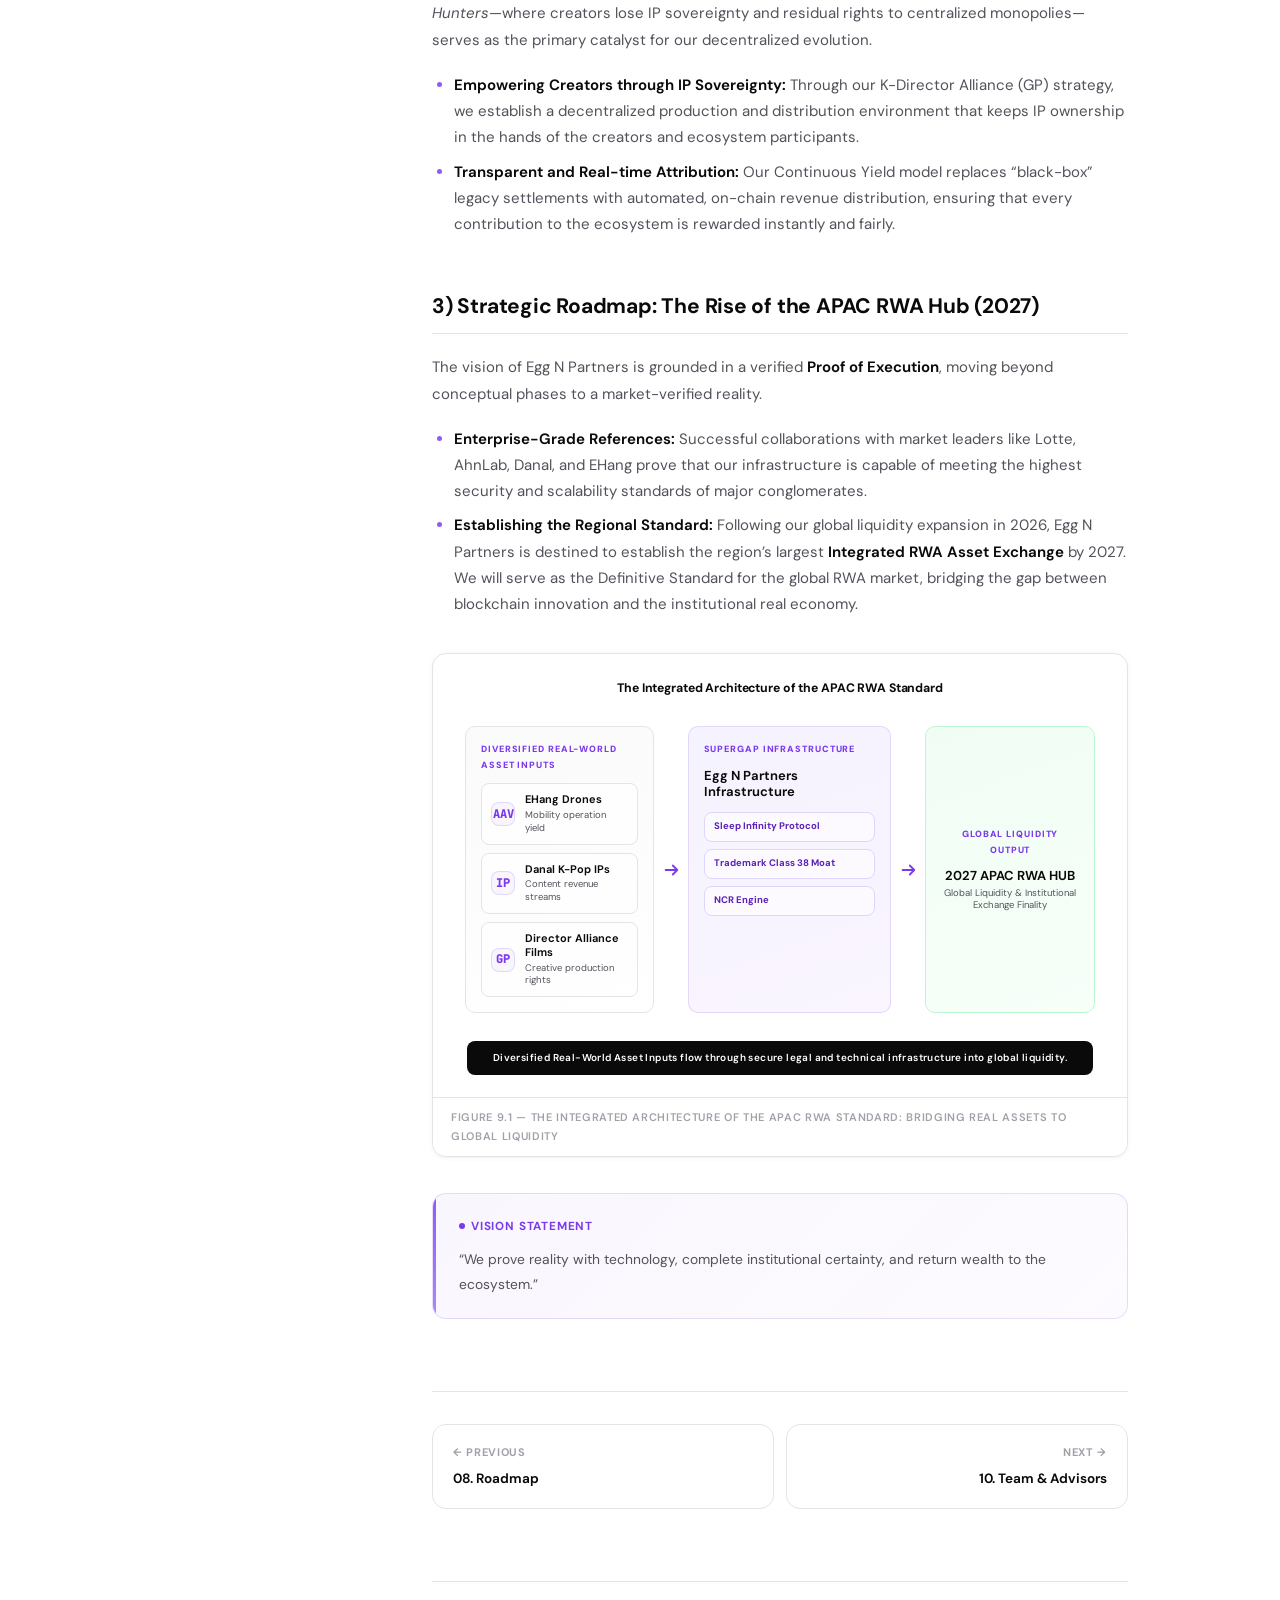
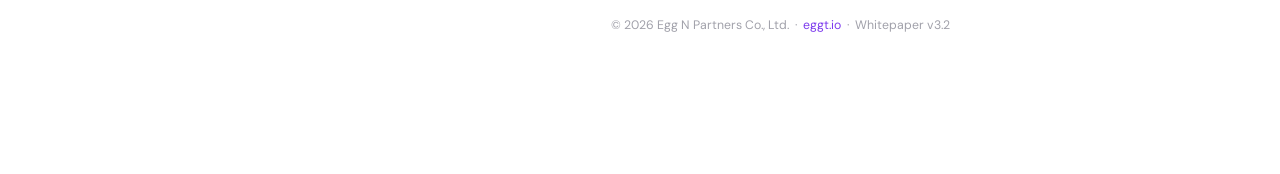
<file: strategic-vision.html>
<!DOCTYPE html>
<html lang="en">
<head>
<meta charset="UTF-8">
<meta name="viewport" content="width=device-width, initial-scale=1.0">
<title>09. Strategic Vision — Egg N Partners Whitepaper</title>
<link href="https://fonts.googleapis.com/css2?family=DM+Sans:ital,opsz,wght@0,9..40,300;0,9..40,400;0,9..40,500;0,9..40,600;0,9..40,700;1,9..40,400&family=JetBrains+Mono:wght@400;500&family=Instrument+Serif:ital@0;1&display=swap" rel="stylesheet">
<link rel="stylesheet" href="style.css">
<script>
(function(){var t=localStorage.getItem("theme");if(t)document.documentElement.setAttribute("data-theme",t);})();
</script>
</head>
<body>
<header class="site-header">
  <a class="header-logo" href="index.html">
    <div class="logo-svg-wrap"><svg xmlns="http://www.w3.org/2000/svg" xmlns:xlink="http://www.w3.org/1999/xlink" width="auto" zoomAndPan="magnify" viewBox="0 0 1500 149.999998" height="38" preserveAspectRatio="xMidYMid meet" version="1.0"><defs><filter x="0%" y="0%" width="100%" height="100%" id="5ac03037b3"><feColorMatrix values="0 0 0 0 1 0 0 0 0 1 0 0 0 0 1 0 0 0 1 0" color-interpolation-filters="sRGB"/></filter><filter x="0%" y="0%" width="100%" height="100%" id="50285e52c9"><feColorMatrix values="0 0 0 0 1 0 0 0 0 1 0 0 0 0 1 0.2126 0.7152 0.0722 0 0" color-interpolation-filters="sRGB"/></filter><clipPath id="2e9ec977f3"><path d="M 258.179688 19.03125 L 1452 19.03125 L 1452 130.78125 L 258.179688 130.78125 Z M 258.179688 19.03125 " clip-rule="nonzero"/></clipPath><mask id="2c825d4673"><g filter="url(#5ac03037b3)"><g filter="url(#50285e52c9)" transform="matrix(0.807302, 0, 0, 0.809783, 258.178797, 19.030196)"><image x="0" y="0" width="1479" xlink:href="[data-uri]" height="138" preserveAspectRatio="xMidYMid meet"/></g></g></mask><clipPath id="3f7630f7ee"><path d="M 47.796875 0 L 219.546875 0 L 219.546875 150 L 47.796875 150 Z M 47.796875 0 " clip-rule="nonzero"/></clipPath><mask id="4c687fed88"><g filter="url(#5ac03037b3)"><g filter="url(#50285e52c9)" transform="matrix(0.196777, 0, 0, 0.196777, 2.339456, -56.421556)"><image x="0" y="0" width="1334" xlink:href="[data-uri]" height="1334" preserveAspectRatio="xMidYMid meet"/></g></g></mask></defs><g clip-path="url(#2e9ec977f3)"><g mask="url(#2c825d4673)"><g transform="matrix(0.807302, 0, 0, 0.809783, 258.178797, 19.030196)"><image x="0" y="0" width="1479" xlink:href="[data-uri]" height="138" preserveAspectRatio="xMidYMid meet"/></g></g></g><g clip-path="url(#3f7630f7ee)"><g mask="url(#4c687fed88)"><g transform="matrix(0.196777, 0, 0, 0.196777, 2.339456, -56.421556)"><image x="0" y="0" width="1334" xlink:href="[data-uri]" height="1334" preserveAspectRatio="xMidYMid meet"/></g></g></g></svg></div>
    <span class="header-tag">Whitepaper v3.2</span>
  </a>
  <div class="header-right">
    <a class="header-link" href="https://www.eggt.io" target="_blank">eggt.io</a>
    <a class="header-link" href="mailto:info@eggverse.io">Contact</a>
    <button class="theme-toggle" id="themeBtn" aria-label="Toggle dark mode"><div class="theme-toggle-wrap"><svg class="icon-sun" viewBox="0 0 24 24"><circle cx="12" cy="12" r="5"/><line x1="12" y1="1" x2="12" y2="3"/><line x1="12" y1="21" x2="12" y2="23"/><line x1="4.22" y1="4.22" x2="5.64" y2="5.64"/><line x1="18.36" y1="18.36" x2="19.78" y2="19.78"/><line x1="1" y1="12" x2="3" y2="12"/><line x1="21" y1="12" x2="23" y2="12"/><line x1="4.22" y1="19.78" x2="5.64" y2="18.36"/><line x1="18.36" y1="5.64" x2="19.78" y2="4.22"/></svg><svg class="icon-moon" viewBox="0 0 24 24"><path d="M21 12.79A9 9 0 1 1 11.21 3 7 7 0 0 0 21 12.79z"/></svg></div></button>
    <button class="menu-toggle" id="menuBtn" aria-label="Toggle menu">
      <svg viewBox="0 0 24 24"><line x1="3" y1="6" x2="21" y2="6"/><line x1="3" y1="12" x2="21" y2="12"/><line x1="3" y1="18" x2="21" y2="18"/></svg>
    </button>
  </div>
</header>
<nav class="sidebar" id="sidebar">
  <div class="nav-group">
    <div class="nav-group-label">I. The Genesis &amp; Vision</div>
    <a class="nav-link" href="index.html">01. Abstract</a>
    <a class="nav-link" href="introduction.html">02. Introduction</a>
    <a class="nav-link" href="problem.html">03. Problem Statement</a>
  </div>
  <div class="nav-group">
    <div class="nav-group-label">II. Technical Supergap &amp; Ecosystem</div>
    <a class="nav-link" href="governance.html">04. Governance</a>
    <a class="nav-link" href="tokenomics.html">05. Tokenomics</a>
    <a class="nav-link" href="infrastructure.html">06. Infrastructure</a>
  </div>
  <div class="nav-group">
    <div class="nav-group-label">III. Strategic Execution &amp; Legal Moat</div>
    <a class="nav-link" href="business-logic.html">07. Business Logic</a>
    <a class="nav-link" href="roadmap.html">08. Roadmap</a>
    <a class="nav-link active" href="strategic-vision.html">09. Strategic Vision</a>
  </div>
  <div class="nav-group">
    <div class="nav-group-label">IV. Leadership &amp; Compliance</div>
    <a class="nav-link" href="team.html">10. Team &amp; Advisors</a>
    <a class="nav-link" href="compliance.html">11. Compliance</a>
  </div>
</nav><main class="main">
<div class="content">
<div class="page-content">
<span class="badge">09 &#x2014; Strategic Vision</span>
<h1>The APAC RWA Standard</h1>
<p class="subtitle">Establishing the definitive global benchmark for RWA liquidation through immutable technical integrity and a robust legal framework.</p>

<div class="diagram-container diag-html">
<div class="diag-inner">
<div class="diag-title">Institutional Trust Infrastructure Architecture</div>
<div class="diag-layers">
  <div class="diag-layer">
    <div class="diag-layer-num">P1</div>
    <div class="diag-layer-icon"><svg width="36" height="36" viewBox="0 0 36 36" fill="none"><rect x="8" y="9" width="20" height="18" rx="3" stroke="#7C3AED" stroke-width="1.5"/><path d="M13 9V7a5 5 0 0 1 10 0v2" stroke="#7C3AED" stroke-width="1.5" stroke-linecap="round"/><path d="M12 20h12M12 24h8" stroke="#7C3AED" stroke-width="1.3" stroke-linecap="round"/></svg></div>
    <div class="diag-layer-content">
      <div class="diag-layer-lbl">Pillar 1</div>
      <div class="diag-layer-title">Technical Supergap &amp; Institutional Certainty</div>
      <div class="diag-layer-desc">Sleep Infinity 99.99%+ Uptime &nbsp;&#xB7;&nbsp; Trademark Class 38 &nbsp;&#xB7;&nbsp; 7+ Core Patents</div>
    </div>
    <div class="diag-layer-badge">Verified<br>Infra</div>
  </div>
  <div class="diag-layer-connector"><svg width="12" height="14" viewBox="0 0 12 14" fill="none" xmlns="http://www.w3.org/2000/svg"><path d="M6 1v10M2 8l4 4 4-4" stroke="#7C3AED" stroke-width="1.5" stroke-linecap="round" stroke-linejoin="round"/></svg></div>
  <div class="diag-layer">
    <div class="diag-layer-num">P2</div>
    <div class="diag-layer-icon"><svg width="36" height="36" viewBox="0 0 36 36" fill="none"><circle cx="18" cy="12" r="5" stroke="#7C3AED" stroke-width="1.5"/><path d="M10 28c0-4.4 3.6-8 8-8s8 3.6 8 8" stroke="#7C3AED" stroke-width="1.5" stroke-linecap="round"/><path d="M23 9l3-3M13 9l-3-3" stroke="#7C3AED" stroke-width="1.3" stroke-linecap="round"/></svg></div>
    <div class="diag-layer-content">
      <div class="diag-layer-lbl">Pillar 2</div>
      <div class="diag-layer-title">Industry Revolution: Creator Sovereignty</div>
      <div class="diag-layer-desc">K-Director Alliance GP &nbsp;&#xB7;&nbsp; Continuous Yield Model &nbsp;&#xB7;&nbsp; On-chain Revenue Attribution</div>
    </div>
    <div class="diag-layer-badge">IP<br>Freedom</div>
  </div>
  <div class="diag-layer-connector"><svg width="12" height="14" viewBox="0 0 12 14" fill="none" xmlns="http://www.w3.org/2000/svg"><path d="M6 1v10M2 8l4 4 4-4" stroke="#7C3AED" stroke-width="1.5" stroke-linecap="round" stroke-linejoin="round"/></svg></div>
  <div class="diag-layer">
    <div class="diag-layer-num">P3</div>
    <div class="diag-layer-icon"><svg width="36" height="36" viewBox="0 0 36 36" fill="none"><path d="M18 6 L28 12 L28 24 L18 30 L8 24 L8 12 Z" stroke="#7C3AED" stroke-width="1.5"/><path d="M18 6v24M8 12l20 12M28 12L8 24" stroke="#7C3AED" stroke-width="1" stroke-opacity="0.4"/></svg></div>
    <div class="diag-layer-content">
      <div class="diag-layer-lbl">Pillar 3</div>
      <div class="diag-layer-title">APAC RWA Hub: Proof of Execution</div>
      <div class="diag-layer-desc">Lotte &nbsp;&#xB7;&nbsp; AhnLab &nbsp;&#xB7;&nbsp; Danal &nbsp;&#xB7;&nbsp; EHang &nbsp;&#xB7;&nbsp; Largest Integrated RWA Exchange 2027</div>
    </div>
    <div class="diag-layer-badge">2027<br>Hub</div>
  </div>
  <div class="diag-layer-connector"><svg width="12" height="14" viewBox="0 0 12 14" fill="none" xmlns="http://www.w3.org/2000/svg"><path d="M6 1v10M2 8l4 4 4-4" stroke="#7C3AED" stroke-width="1.5" stroke-linecap="round" stroke-linejoin="round"/></svg></div>
  <div class="diag-result">
    <svg width="16" height="16" viewBox="0 0 16 16" fill="none"><path d="M3 8l3.5 3.5L13 4" stroke="#fff" stroke-width="2" stroke-linecap="round" stroke-linejoin="round"/></svg>
    <span>Definitive APAC RWA Standard</span>
  </div>
</div>
</div>
<div class="diagram-label">Figure 9 &#x2014; Institutional Trust Infrastructure: Three Pillars of the APAC RWA Standard</div>
</div>

<p>Egg N Partners transcends the role of a simple protocol provider to establish the definitive global benchmark for RWA (Real-World Asset) liquidation. By integrating immutable technical integrity with a robust legal framework, we provide the <strong>Institutional Trust Infrastructure</strong> necessary to resolve the structural inefficiencies of legacy centralized platforms and restore equitable value to all ecosystem participants.</p>

<h2>1) The Foundation of Trust: Technical Supergap and Institutional Certainty</h2>
<p>Our construction of the Technical Supergap is specifically designed to meet the rigorous demands of the global regulated financial sector.</p>
<ul>
  <li><strong>Verified Infrastructure Stability:</strong> The Sleep Infinity protocol ensures 99.99%+ high-availability, providing the essential technical bedrock required for high-value institutional RWA transactions and consistent operational resilience.</li>
  <li><strong>Defensive Legal Framework:</strong> Our exclusive Trademark Class 38 (Financial Data Transmission Infrastructure) and extensive patent portfolio signify that Egg N Partners is more than a service provider&#x2014;we are a legally protected financial data transmission framework. This provides the <strong>Institutional Certainty</strong> that global partners and regulators require for large-scale asset tokenization.</li>
</ul>

<h2>2) Industry Revolution: Solving the Content Paradox</h2>
<p>The structural value extraction seen in global phenomena such as <em>Squid Game</em> and <em>Kpop Demon Hunters</em>&#x2014;where creators lose IP sovereignty and residual rights to centralized monopolies&#x2014;serves as the primary catalyst for our decentralized evolution.</p>
<ul>
  <li><strong>Empowering Creators through IP Sovereignty:</strong> Through our K-Director Alliance (GP) strategy, we establish a decentralized production and distribution environment that keeps IP ownership in the hands of the creators and ecosystem participants.</li>
  <li><strong>Transparent and Real-time Attribution:</strong> Our Continuous Yield model replaces &#x201C;black-box&#x201D; legacy settlements with automated, on-chain revenue distribution, ensuring that every contribution to the ecosystem is rewarded instantly and fairly.</li>
</ul>

<h2>3) Strategic Roadmap: The Rise of the APAC RWA Hub (2027)</h2>
<p>The vision of Egg N Partners is grounded in a verified <strong>Proof of Execution</strong>, moving beyond conceptual phases to a market-verified reality.</p>
<ul>
  <li><strong>Enterprise-Grade References:</strong> Successful collaborations with market leaders like Lotte, AhnLab, Danal, and EHang prove that our infrastructure is capable of meeting the highest security and scalability standards of major conglomerates.</li>
  <li><strong>Establishing the Regional Standard:</strong> Following our global liquidity expansion in 2026, Egg N Partners is destined to establish the region&#x2019;s largest <strong>Integrated RWA Asset Exchange</strong> by 2027. We will serve as the Definitive Standard for the global RWA market, bridging the gap between blockchain innovation and the institutional real economy.</li>
</ul>

<div class="diagram-container diag-html blueprint-flow">
<div class="diag-inner">
<div class="diag-title">The Integrated Architecture of the APAC RWA Standard</div>
<div class="bp-standard-arch">
  <div class="bp-standard-inputs">
    <div class="bp-standard-kicker">Diversified Real-World Asset Inputs</div>
    <div class="bp-standard-asset">
      <div class="bp-icon">AAV</div>
      <div><strong>EHang Drones</strong><span>Mobility operation yield</span></div>
    </div>
    <div class="bp-standard-asset">
      <div class="bp-icon">IP</div>
      <div><strong>Danal K-Pop IPs</strong><span>Content revenue streams</span></div>
    </div>
    <div class="bp-standard-asset">
      <div class="bp-icon">GP</div>
      <div><strong>Director Alliance Films</strong><span>Creative production rights</span></div>
    </div>
  </div>
  <div class="bp-arch-connector">
    <svg viewBox="0 0 20 20" fill="none" xmlns="http://www.w3.org/2000/svg"><path d="M4 10h12M12 5l5 5-5 5" stroke="#7C3AED" stroke-width="2" stroke-linecap="round" stroke-linejoin="round"/></svg>
  </div>
  <div class="bp-standard-core">
    <div class="bp-standard-kicker">Supergap Infrastructure</div>
    <strong>Egg N Partners Infrastructure</strong>
    <div class="bp-standard-core-grid">
      <span>Sleep Infinity Protocol</span>
      <span>Trademark Class 38 Moat</span>
      <span>NCR Engine</span>
    </div>
  </div>
  <div class="bp-arch-connector">
    <svg viewBox="0 0 20 20" fill="none" xmlns="http://www.w3.org/2000/svg"><path d="M4 10h12M12 5l5 5-5 5" stroke="#7C3AED" stroke-width="2" stroke-linecap="round" stroke-linejoin="round"/></svg>
  </div>
  <div class="bp-standard-output">
    <div class="bp-standard-kicker">Global Liquidity Output</div>
    <strong>2027 APAC RWA HUB</strong>
    <span>Global Liquidity &amp; Institutional Exchange Finality</span>
  </div>
</div>
<div class="diag-footer-bar">Diversified Real-World Asset Inputs flow through secure legal and technical infrastructure into global liquidity.</div>
</div>
<div class="diagram-label">Figure 9.1 — The Integrated Architecture of the APAC RWA Standard: Bridging Real Assets to Global Liquidity</div>
</div>

<div class="callout">
  <div class="callout-title">Vision Statement</div>
  <p>&#x201C;We prove reality with technology, complete institutional certainty, and return wealth to the ecosystem.&#x201D;</p>
</div>

<div class="page-nav">
  <a href="roadmap.html"><span class="page-nav-label">&#x2190; Previous</span><span class="page-nav-title">08. Roadmap</span></a>
  <a class="next" href="team.html"><span class="page-nav-label">Next &#x2192;</span><span class="page-nav-title">10. Team &amp; Advisors</span></a>
</div>
<div class="doc-footer">
  <p>&copy; 2026 Egg N Partners Co., Ltd. &nbsp;&middot;&nbsp; <a href="https://www.eggt.io" target="_blank">eggt.io</a> &nbsp;&middot;&nbsp; Whitepaper v3.2</p>
</div>
</div>
</div>
<script>
(function(){
  

  // Header hide on scroll
  var hdr=document.querySelector('.site-header'), lastY=0;
  window.addEventListener('scroll',function(){
    var y=window.scrollY;
    if(y>80&&y>lastY) hdr.classList.add('hidden'); else hdr.classList.remove('hidden');
    hdr.classList.toggle('scrolled',y>10);
    lastY=y;
  },{passive:true});

  // Mobile menu
  var btn=document.getElementById('menuBtn'),sb=document.getElementById('sidebar');
  btn.addEventListener('click',function(){sb.classList.toggle('open');});
  document.addEventListener('click',function(e){
    if(window.innerWidth<=900&&!sb.contains(e.target)&&e.target!==btn&&!btn.contains(e.target)) sb.classList.remove('open');
  });
  document.querySelectorAll('.nav-link').forEach(function(l){l.addEventListener('click',function(){sb.classList.remove('open');});});

  // Diagram hover animation
  document.querySelectorAll('.diagram-container').forEach(function(el){
    var obs=new IntersectionObserver(function(entries){
      if(entries[0].isIntersecting){el.style.animation='fadeUp 0.5s cubic-bezier(0.22,1,0.36,1) both';obs.disconnect();}
    },{threshold:0.1});
    obs.observe(el);
  });

  // Dark mode toggle
  var themeBtn = document.getElementById("themeBtn");
  var root = document.documentElement;
  var savedTheme = localStorage.getItem("theme") || "light";
  root.setAttribute("data-theme", savedTheme);
  themeBtn.addEventListener("click", function(){
    var current = root.getAttribute("data-theme");
    var next = current === "dark" ? "light" : "dark";
    root.setAttribute("data-theme", next);
    localStorage.setItem("theme", next);
  });

})();
</script>
<script src="cards.js"></script>
</body>
</html>
</file>
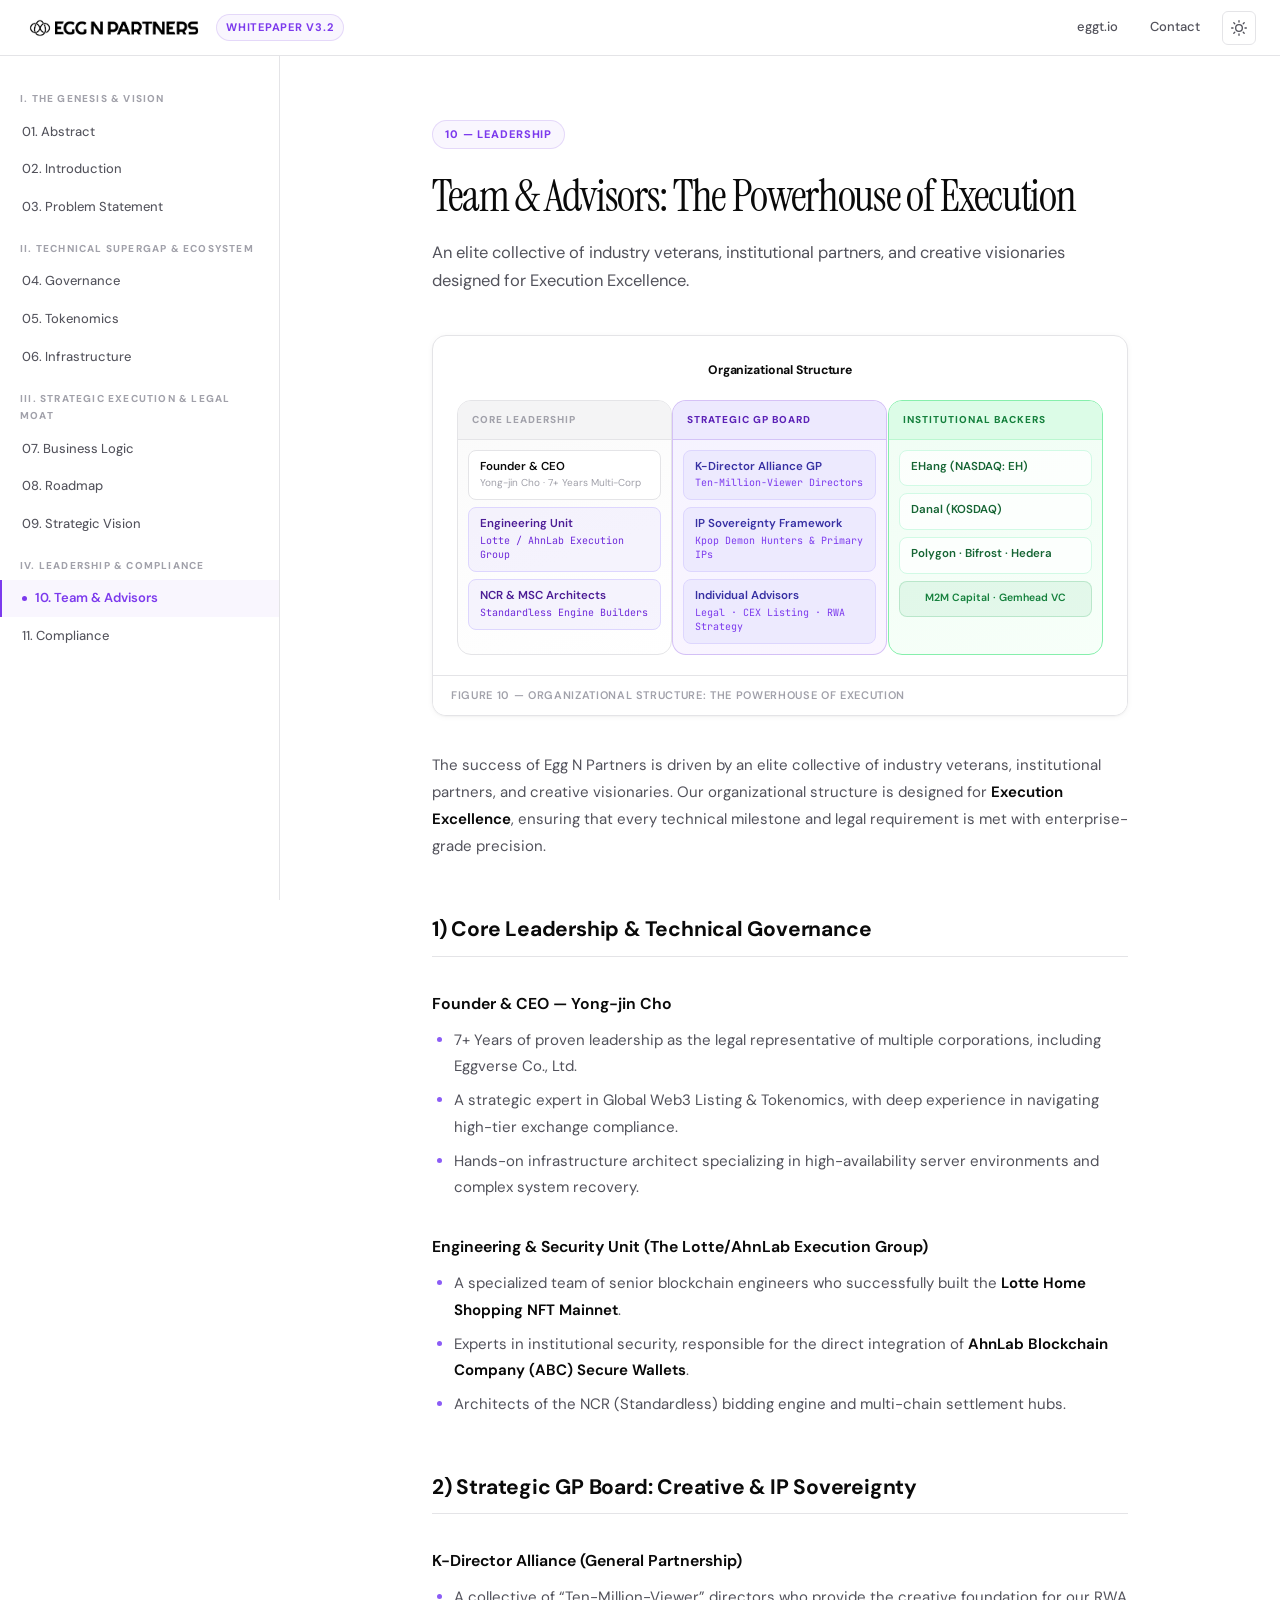
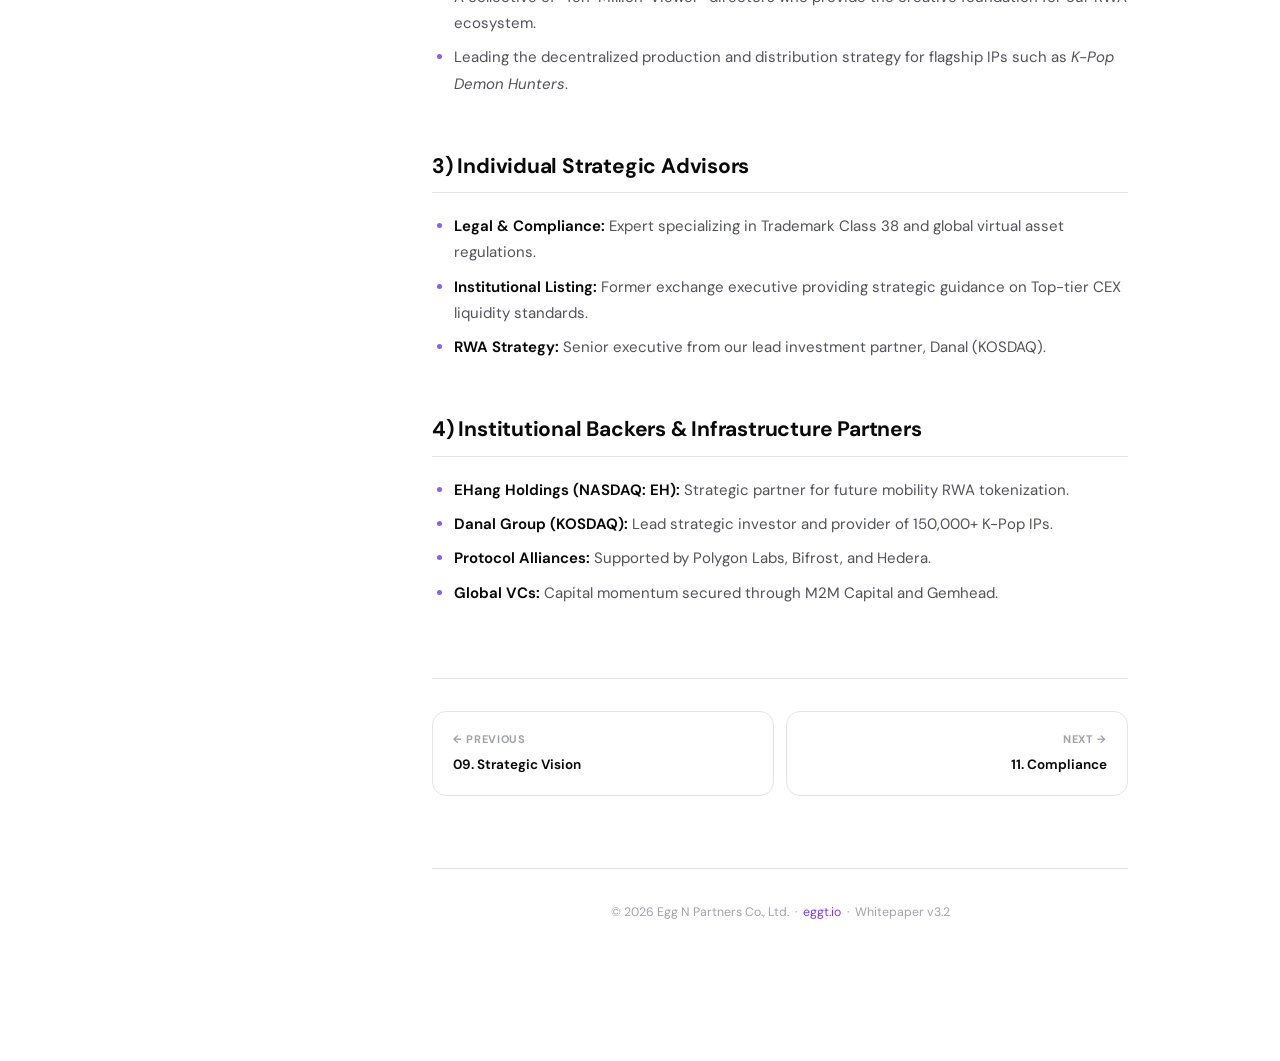
<file: team.html>
<!DOCTYPE html>
<html lang="en">
<head>
<meta charset="UTF-8">
<meta name="viewport" content="width=device-width, initial-scale=1.0">
<title>10. Team &amp; Advisors — Egg N Partners Whitepaper</title>
<link href="https://fonts.googleapis.com/css2?family=DM+Sans:ital,opsz,wght@0,9..40,300;0,9..40,400;0,9..40,500;0,9..40,600;0,9..40,700;1,9..40,400&family=JetBrains+Mono:wght@400;500&family=Instrument+Serif:ital@0;1&display=swap" rel="stylesheet">
<link rel="stylesheet" href="style.css">
<script>
(function(){var t=localStorage.getItem("theme");if(t)document.documentElement.setAttribute("data-theme",t);})();
</script>
</head>
<body>
<header class="site-header">
  <a class="header-logo" href="index.html">
    <div class="logo-svg-wrap"><svg xmlns="http://www.w3.org/2000/svg" xmlns:xlink="http://www.w3.org/1999/xlink" width="auto" zoomAndPan="magnify" viewBox="0 0 1500 149.999998" height="38" preserveAspectRatio="xMidYMid meet" version="1.0"><defs><filter x="0%" y="0%" width="100%" height="100%" id="5ac03037b3"><feColorMatrix values="0 0 0 0 1 0 0 0 0 1 0 0 0 0 1 0 0 0 1 0" color-interpolation-filters="sRGB"/></filter><filter x="0%" y="0%" width="100%" height="100%" id="50285e52c9"><feColorMatrix values="0 0 0 0 1 0 0 0 0 1 0 0 0 0 1 0.2126 0.7152 0.0722 0 0" color-interpolation-filters="sRGB"/></filter><clipPath id="2e9ec977f3"><path d="M 258.179688 19.03125 L 1452 19.03125 L 1452 130.78125 L 258.179688 130.78125 Z M 258.179688 19.03125 " clip-rule="nonzero"/></clipPath><mask id="2c825d4673"><g filter="url(#5ac03037b3)"><g filter="url(#50285e52c9)" transform="matrix(0.807302, 0, 0, 0.809783, 258.178797, 19.030196)"><image x="0" y="0" width="1479" xlink:href="[data-uri]" height="138" preserveAspectRatio="xMidYMid meet"/></g></g></mask><clipPath id="3f7630f7ee"><path d="M 47.796875 0 L 219.546875 0 L 219.546875 150 L 47.796875 150 Z M 47.796875 0 " clip-rule="nonzero"/></clipPath><mask id="4c687fed88"><g filter="url(#5ac03037b3)"><g filter="url(#50285e52c9)" transform="matrix(0.196777, 0, 0, 0.196777, 2.339456, -56.421556)"><image x="0" y="0" width="1334" xlink:href="[data-uri]" height="1334" preserveAspectRatio="xMidYMid meet"/></g></g></mask></defs><g clip-path="url(#2e9ec977f3)"><g mask="url(#2c825d4673)"><g transform="matrix(0.807302, 0, 0, 0.809783, 258.178797, 19.030196)"><image x="0" y="0" width="1479" xlink:href="[data-uri]" height="138" preserveAspectRatio="xMidYMid meet"/></g></g></g><g clip-path="url(#3f7630f7ee)"><g mask="url(#4c687fed88)"><g transform="matrix(0.196777, 0, 0, 0.196777, 2.339456, -56.421556)"><image x="0" y="0" width="1334" xlink:href="[data-uri]" height="1334" preserveAspectRatio="xMidYMid meet"/></g></g></g></svg></div>
    <span class="header-tag">Whitepaper v3.2</span>
  </a>
  <div class="header-right">
    <a class="header-link" href="https://www.eggt.io" target="_blank">eggt.io</a>
    <a class="header-link" href="mailto:info@eggverse.io">Contact</a>
    <button class="theme-toggle" id="themeBtn" aria-label="Toggle dark mode"><div class="theme-toggle-wrap"><svg class="icon-sun" viewBox="0 0 24 24"><circle cx="12" cy="12" r="5"/><line x1="12" y1="1" x2="12" y2="3"/><line x1="12" y1="21" x2="12" y2="23"/><line x1="4.22" y1="4.22" x2="5.64" y2="5.64"/><line x1="18.36" y1="18.36" x2="19.78" y2="19.78"/><line x1="1" y1="12" x2="3" y2="12"/><line x1="21" y1="12" x2="23" y2="12"/><line x1="4.22" y1="19.78" x2="5.64" y2="18.36"/><line x1="18.36" y1="5.64" x2="19.78" y2="4.22"/></svg><svg class="icon-moon" viewBox="0 0 24 24"><path d="M21 12.79A9 9 0 1 1 11.21 3 7 7 0 0 0 21 12.79z"/></svg></div></button>
    <button class="menu-toggle" id="menuBtn" aria-label="Toggle menu">
      <svg viewBox="0 0 24 24"><line x1="3" y1="6" x2="21" y2="6"/><line x1="3" y1="12" x2="21" y2="12"/><line x1="3" y1="18" x2="21" y2="18"/></svg>
    </button>
  </div>
</header>
<nav class="sidebar" id="sidebar">
  <div class="nav-group">
    <div class="nav-group-label">I. The Genesis &amp; Vision</div>
    <a class="nav-link" href="index.html">01. Abstract</a>
    <a class="nav-link" href="introduction.html">02. Introduction</a>
    <a class="nav-link" href="problem.html">03. Problem Statement</a>
  </div>
  <div class="nav-group">
    <div class="nav-group-label">II. Technical Supergap &amp; Ecosystem</div>
    <a class="nav-link" href="governance.html">04. Governance</a>
    <a class="nav-link" href="tokenomics.html">05. Tokenomics</a>
    <a class="nav-link" href="infrastructure.html">06. Infrastructure</a>
  </div>
  <div class="nav-group">
    <div class="nav-group-label">III. Strategic Execution &amp; Legal Moat</div>
    <a class="nav-link" href="business-logic.html">07. Business Logic</a>
    <a class="nav-link" href="roadmap.html">08. Roadmap</a>
    <a class="nav-link" href="strategic-vision.html">09. Strategic Vision</a>
  </div>
  <div class="nav-group">
    <div class="nav-group-label">IV. Leadership &amp; Compliance</div>
    <a class="nav-link active" href="team.html">10. Team &amp; Advisors</a>
    <a class="nav-link" href="compliance.html">11. Compliance</a>
  </div>
</nav><main class="main">
<div class="content">
<div class="page-content">
<span class="badge">10 &#x2014; Leadership</span>
<h1>Team &amp; Advisors: The Powerhouse of Execution</h1>
<p class="subtitle">An elite collective of industry veterans, institutional partners, and creative visionaries designed for Execution Excellence.</p>

<div class="diagram-container diag-html">
<div class="diag-inner">
<div class="diag-title">Organizational Structure</div>
<div class="diag-cols">
  <div class="diag-col c-gray">
    <div class="diag-col-head">Core Leadership</div>
    <div class="diag-col-body">
      <div class="diag-item">
        <div class="diag-item-title">Founder &amp; CEO</div>
        <div class="diag-item-sub">Yong-jin Cho &middot; 7+ Years Multi-Corp</div>
      </div>
      <div class="diag-item c-purple" style="background:rgba(237,233,254,0.5);border-color:#DDD6FE">
        <div class="diag-item-title" style="color:#4C1D95">Engineering Unit</div>
        <div class="diag-item-sub" style="color:#6D28D9">Lotte / AhnLab Execution Group</div>
      </div>
      <div class="diag-item c-purple" style="background:rgba(237,233,254,0.5);border-color:#DDD6FE">
        <div class="diag-item-title" style="color:#4C1D95">NCR &amp; MSC Architects</div>
        <div class="diag-item-sub" style="color:#6D28D9">Standardless Engine Builders</div>
      </div>
    </div>
  </div>
  <div class="diag-col c-purple">
    <div class="diag-col-head">Strategic GP Board</div>
    <div class="diag-col-body">
      <div class="diag-item">
        <div class="diag-item-title">K-Director Alliance GP</div>
        <div class="diag-item-sub">Ten-Million-Viewer Directors</div>
      </div>
      <div class="diag-item">
        <div class="diag-item-title">IP Sovereignty Framework</div>
        <div class="diag-item-sub">Kpop Demon Hunters &amp; Primary IPs</div>
      </div>
      <div class="diag-item">
        <div class="diag-item-title">Individual Advisors</div>
        <div class="diag-item-sub">Legal &middot; CEX Listing &middot; RWA Strategy</div>
      </div>
    </div>
  </div>
  <div class="diag-col c-green">
    <div class="diag-col-head">Institutional Backers</div>
    <div class="diag-col-body">
      <div class="diag-item">
        <div class="diag-item-title">EHang (NASDAQ: EH)</div>
      </div>
      <div class="diag-item">
        <div class="diag-item-title">Danal (KOSDAQ)</div>
      </div>
      <div class="diag-item">
        <div class="diag-item-title">Polygon &middot; Bifrost &middot; Hedera</div>
      </div>
      <div class="diag-item diag-item-hl" style="background:rgba(22,163,74,0.08);border-color:rgba(22,163,74,0.2)">
        <div class="diag-item-title" style="color:#15803D">M2M Capital &middot; Gemhead VC</div>
      </div>
    </div>
  </div>
</div>
</div>
<div class="diagram-label">Figure 10 &#x2014; Organizational Structure: The Powerhouse of Execution</div>
</div>

<p>The success of Egg N Partners is driven by an elite collective of industry veterans, institutional partners, and creative visionaries. Our organizational structure is designed for <strong>Execution Excellence</strong>, ensuring that every technical milestone and legal requirement is met with enterprise-grade precision.</p>

<h2>1) Core Leadership &amp; Technical Governance</h2>

<h3>Founder &amp; CEO &#x2014; Yong-jin Cho</h3>
<ul>
  <li>7+ Years of proven leadership as the legal representative of multiple corporations, including Eggverse Co., Ltd.</li>
  <li>A strategic expert in Global Web3 Listing &amp; Tokenomics, with deep experience in navigating high-tier exchange compliance.</li>
  <li>Hands-on infrastructure architect specializing in high-availability server environments and complex system recovery.</li>
</ul>

<h3>Engineering &amp; Security Unit (The Lotte/AhnLab Execution Group)</h3>
<ul>
  <li>A specialized team of senior blockchain engineers who successfully built the <strong>Lotte Home Shopping NFT Mainnet</strong>.</li>
  <li>Experts in institutional security, responsible for the direct integration of <strong>AhnLab Blockchain Company (ABC) Secure Wallets</strong>.</li>
  <li>Architects of the NCR (Standardless) bidding engine and multi-chain settlement hubs.</li>
</ul>

<h2>2) Strategic GP Board: Creative &amp; IP Sovereignty</h2>

<h3>K-Director Alliance (General Partnership)</h3>
<ul>
  <li>A collective of &#x201C;Ten-Million-Viewer&#x201D; directors who provide the creative foundation for our RWA ecosystem.</li>
  <li>Leading the decentralized production and distribution strategy for flagship IPs such as <em>K-Pop Demon Hunters</em>.</li>
</ul>

<h2>3) Individual Strategic Advisors</h2>
<ul>
  <li><strong>Legal &amp; Compliance:</strong> Expert specializing in Trademark Class 38 and global virtual asset regulations.</li>
  <li><strong>Institutional Listing:</strong> Former exchange executive providing strategic guidance on Top-tier CEX liquidity standards.</li>
  <li><strong>RWA Strategy:</strong> Senior executive from our lead investment partner, Danal (KOSDAQ).</li>
</ul>

<h2>4) Institutional Backers &amp; Infrastructure Partners</h2>
<ul>
  <li><strong>EHang Holdings (NASDAQ: EH):</strong> Strategic partner for future mobility RWA tokenization.</li>
  <li><strong>Danal Group (KOSDAQ):</strong> Lead strategic investor and provider of 150,000+ K-Pop IPs.</li>
  <li><strong>Protocol Alliances:</strong> Supported by Polygon Labs, Bifrost, and Hedera.</li>
  <li><strong>Global VCs:</strong> Capital momentum secured through M2M Capital and Gemhead.</li>
</ul>

<div class="page-nav">
  <a href="strategic-vision.html"><span class="page-nav-label">&#x2190; Previous</span><span class="page-nav-title">09. Strategic Vision</span></a>
  <a class="next" href="compliance.html"><span class="page-nav-label">Next &#x2192;</span><span class="page-nav-title">11. Compliance</span></a>
</div>
<div class="doc-footer">
  <p>&copy; 2026 Egg N Partners Co., Ltd. &nbsp;&middot;&nbsp; <a href="https://www.eggt.io" target="_blank">eggt.io</a> &nbsp;&middot;&nbsp; Whitepaper v3.2</p>
</div>
</div>
</div>
<script>
(function(){
  

  // Header hide on scroll
  var hdr=document.querySelector('.site-header'), lastY=0;
  window.addEventListener('scroll',function(){
    var y=window.scrollY;
    if(y>80&&y>lastY) hdr.classList.add('hidden'); else hdr.classList.remove('hidden');
    hdr.classList.toggle('scrolled',y>10);
    lastY=y;
  },{passive:true});

  // Mobile menu
  var btn=document.getElementById('menuBtn'),sb=document.getElementById('sidebar');
  btn.addEventListener('click',function(){sb.classList.toggle('open');});
  document.addEventListener('click',function(e){
    if(window.innerWidth<=900&&!sb.contains(e.target)&&e.target!==btn&&!btn.contains(e.target)) sb.classList.remove('open');
  });
  document.querySelectorAll('.nav-link').forEach(function(l){l.addEventListener('click',function(){sb.classList.remove('open');});});

  // Diagram hover animation
  document.querySelectorAll('.diagram-container').forEach(function(el){
    var obs=new IntersectionObserver(function(entries){
      if(entries[0].isIntersecting){el.style.animation='fadeUp 0.5s cubic-bezier(0.22,1,0.36,1) both';obs.disconnect();}
    },{threshold:0.1});
    obs.observe(el);
  });

  // Dark mode toggle
  var themeBtn = document.getElementById("themeBtn");
  var root = document.documentElement;
  var savedTheme = localStorage.getItem("theme") || "light";
  root.setAttribute("data-theme", savedTheme);
  themeBtn.addEventListener("click", function(){
    var current = root.getAttribute("data-theme");
    var next = current === "dark" ? "light" : "dark";
    root.setAttribute("data-theme", next);
    localStorage.setItem("theme", next);
  });

})();
</script>
<script src="cards.js"></script>
</body>
</html>
</file>
<file: style.css>
/* ── RESET & ROOT ── */
*,*::before,*::after{box-sizing:border-box;margin:0;padding:0}
:root{
  --bg:#FFFFFF;
  --bg-secondary:#FAFAFA;
  --fg:#0A0A0A;
  --fg-muted:#52525B;
  --fg-subtle:#A1A1AA;
  --border:#E4E4E7;
  --border-light:#F4F4F5;
  --purple:#6D28D9;
  --purple-soft:#7C3AED;
  --purple-mid:#8B5CF6;
  --purple-light:#A78BFA;
  --purple-bg:rgba(109,40,217,0.04);
  --purple-bg-hover:rgba(109,40,217,0.08);
  --purple-bg-strong:rgba(109,40,217,0.1);
  --purple-border:rgba(109,40,217,0.14);
  --purple-border-strong:rgba(109,40,217,0.28);
  --sidebar-w:280px;
  --header-h:56px;
  --content-max:800px;
  --diagram-accent:#7C3AED;
  --diagram-light:#EDE9FE;
  --diagram-mid:#DDD6FE;
  --diagram-dark:#4C1D95;
  --shadow-sm:0 1px 2px rgba(0,0,0,0.04),0 1px 6px rgba(0,0,0,0.04);
  --shadow-md:0 4px 12px rgba(0,0,0,0.06),0 2px 4px rgba(0,0,0,0.04);
  --shadow-lg:0 12px 40px rgba(0,0,0,0.08),0 4px 12px rgba(0,0,0,0.04);
  --shadow-purple:0 8px 32px rgba(109,40,217,0.16),0 2px 8px rgba(109,40,217,0.08);
  --radius:10px;
  --radius-sm:6px;
  --radius-lg:14px;
}

html{scroll-behavior:smooth;font-size:15px}
body{
  font-family:'DM Sans',system-ui,sans-serif;
  background:var(--bg);color:var(--fg);
  line-height:1.75;-webkit-font-smoothing:antialiased;
  -moz-osx-font-smoothing:grayscale;
}

/* HEADER */
.site-header{
  position:fixed;top:0;left:0;right:0;z-index:100;
  height:var(--header-h);
  background:rgba(255,255,255,0.9);
  backdrop-filter:blur(24px) saturate(180%);
  -webkit-backdrop-filter:blur(24px) saturate(180%);
  border-bottom:1px solid var(--border);
  display:flex;align-items:center;padding:0 24px;gap:16px;
  transition:transform 0.35s cubic-bezier(0.22,1,0.36,1),box-shadow 0.35s ease;
}
.header-logo{display:flex;align-items:center;gap:12px;text-decoration:none;color:var(--fg)}
.header-logo-text{font-weight:700;font-size:14px;letter-spacing:0.04em}
.header-tag{
  font-size:11px;font-weight:700;letter-spacing:0.07em;text-transform:uppercase;
  color:var(--purple-soft);background:var(--purple-bg);
  padding:3px 9px;border-radius:99px;border:1px solid var(--purple-border);
}
.header-right{margin-left:auto;display:flex;align-items:center;gap:12px}
.header-link{
  font-size:13px;color:var(--fg-muted);text-decoration:none;font-weight:500;
  padding:5px 10px;border-radius:var(--radius-sm);
  transition:color 0.15s,background 0.15s;
}
.header-link:hover{color:var(--fg);background:var(--border-light)}
.menu-toggle{display:none;background:none;border:none;cursor:pointer;padding:4px}
.menu-toggle svg{width:22px;height:22px;stroke:var(--fg);fill:none;stroke-width:2;stroke-linecap:round}

/* SIDEBAR */
.sidebar{
  position:fixed;top:var(--header-h);left:0;bottom:0;
  width:var(--sidebar-w);padding:24px 0 20px;
  overflow-y:auto;border-right:1px solid var(--border);
  background:var(--bg);z-index:90;
  scrollbar-width:thin;scrollbar-color:var(--border) transparent;
  transition:transform 0.3s cubic-bezier(0.22,1,0.36,1);
}
.sidebar::-webkit-scrollbar{width:3px}
.sidebar::-webkit-scrollbar-thumb{background:var(--border);border-radius:4px}
.nav-group{margin-bottom:4px}
.nav-group-label{
  font-size:10px;font-weight:800;letter-spacing:0.12em;text-transform:uppercase;
  color:var(--fg-subtle);padding:10px 20px 5px;
}
.nav-link{
  display:flex;align-items:center;
  padding:7px 20px;font-size:13px;color:var(--fg-muted);
  text-decoration:none;
  border-left:2px solid transparent;
  margin:1px 0;
  transition:color 0.15s,background 0.15s;font-weight:450;
}
.nav-link:hover{color:var(--fg);background:var(--border-light)}
.nav-link.active{
  color:var(--purple-soft);
  border-left-color:var(--purple-soft);
  background:var(--purple-bg);
  font-weight:600;
}
.nav-link.active::before{
  content:'';display:inline-block;
  width:5px;height:5px;border-radius:50%;
  background:var(--purple-soft);
  margin-right:8px;flex-shrink:0;
}
.nav-progress{
  display:block;height:2px;background:var(--border-light);margin:4px 20px 0;border-radius:1px;overflow:hidden;
}
.nav-progress-fill{height:100%;background:var(--purple-mid);border-radius:1px;width:0%;transition:width 0.3s}

/* MAIN */
.main{
  margin-left:var(--sidebar-w);margin-top:var(--header-h);
  min-height:calc(100vh - var(--header-h));
}
.content{
  max-width:var(--content-max);margin:0 auto;
  padding:64px 52px 120px;
}

/* SECTION DIVIDERS */
section[id]{
  padding-top:56px;
  scroll-margin-top:calc(var(--header-h) + 24px);
  border-top:1px solid var(--border-light);
}
section[id]:first-of-type{border-top:none;padding-top:0}

/* TYPOGRAPHY */
h1{
  font-family:'Instrument Serif',serif;
  font-size:2.9rem;font-weight:400;line-height:1.15;
  margin-bottom:18px;color:var(--fg);letter-spacing:-0.03em;
}
h2{
  font-size:1.4rem;font-weight:700;line-height:1.3;
  margin-top:56px;margin-bottom:20px;
  padding-bottom:12px;border-bottom:1px solid var(--border);
  color:var(--fg);letter-spacing:-0.01em;
}
h3{
  font-size:1.05rem;font-weight:650;line-height:1.4;
  margin-top:36px;margin-bottom:12px;color:var(--fg);
}
h4{font-size:0.95rem;font-weight:650;margin-top:24px;margin-bottom:8px}
p{margin-bottom:18px;color:var(--fg-muted);line-height:1.8}
strong{font-weight:650;color:var(--fg)}
em{font-style:italic}
a{color:var(--purple-soft);text-decoration:none;transition:color 0.15s}
a:hover{color:var(--purple);text-decoration:underline}

.subtitle{
  font-size:1.1rem;color:var(--fg-muted);line-height:1.7;
  margin-bottom:40px;font-weight:400;
}
.badge{
  display:inline-flex;align-items:center;font-size:11px;font-weight:800;
  letter-spacing:0.08em;text-transform:uppercase;
  color:var(--purple-soft);background:var(--purple-bg);
  padding:4px 12px;border-radius:99px;margin-bottom:22px;
  border:1px solid var(--purple-border);
}

/* LISTS */
ul,ol{margin-bottom:18px;padding-left:22px}
li{margin-bottom:8px;color:var(--fg-muted)}
li::marker{color:var(--purple-mid)}

/* CALLOUTS */
.callout{
  padding:22px 26px;border-radius:var(--radius-lg);margin:32px 0;
  border:1px solid var(--purple-border);
  background:linear-gradient(135deg,var(--purple-bg) 0%,rgba(109,40,217,0.02) 100%);
  position:relative;overflow:hidden;
  transition:border-color 0.25s,box-shadow 0.25s,transform 0.25s;
}
.callout::before{
  content:'';
  position:absolute;top:0;left:0;width:3px;height:100%;
  background:linear-gradient(180deg,var(--purple-mid),var(--purple-light));
}
.callout:hover{
  border-color:var(--purple-border-strong);
  box-shadow:var(--shadow-purple);
  transform:translateY(-2px);
}
.callout-title{
  font-weight:700;font-size:0.78rem;text-transform:uppercase;
  letter-spacing:0.07em;color:var(--purple-soft);margin-bottom:10px;
  display:flex;align-items:center;gap:6px;
}
.callout-title::before{
  content:'';width:6px;height:6px;border-radius:50%;
  background:var(--purple-soft);flex-shrink:0;
}
.callout p{margin-bottom:0;font-size:0.92rem;color:var(--fg-muted)}

.info-box{
  padding:20px 24px;border-radius:var(--radius);margin:28px 0;
  border:1px solid var(--border);background:var(--bg-secondary);
}
.info-box p{margin-bottom:0;font-size:0.92rem}

/* TABLES */
.table-wrap{
  overflow-x:auto;margin:28px 0;border-radius:var(--radius-lg);
  border:1px solid var(--border);
  box-shadow:var(--shadow-sm);
}
table{width:100%;border-collapse:collapse;font-size:0.88rem}
thead th{
  text-align:left;padding:12px 16px;font-weight:700;font-size:0.76rem;
  text-transform:uppercase;letter-spacing:0.07em;
  color:var(--fg-subtle);border-bottom:1px solid var(--border);
  background:var(--bg-secondary);
}
tbody td{
  padding:12px 16px;border-bottom:1px solid var(--border-light);
  vertical-align:top;color:var(--fg-muted);
  transition:background 0.12s;
}
tbody tr:last-child td{border-bottom:none}
tbody tr{transition:background 0.12s}
tbody tr:hover td{background:var(--purple-bg)}

/* FORMULA */
.formula{
  font-family:'JetBrains Mono',monospace;
  font-size:0.9rem;background:linear-gradient(135deg,#F8F7FF,#F3F0FF);
  padding:18px 22px;border-radius:var(--radius);margin:18px 0;
  border:1px solid var(--purple-border);color:var(--purple);
  overflow-x:auto;display:block;text-align:center;
  box-shadow:var(--shadow-sm);
}
.formula .katex-display{margin:0}
.formula .katex{font-size:1.2rem;color:var(--text)}
[data-theme="dark"] .formula{background:linear-gradient(135deg,rgba(109,40,217,0.12),rgba(124,58,237,0.08));border-color:rgba(167,139,250,0.25)}
[data-theme="dark"] .formula .katex{color:var(--text)}

/* DIAGRAMS */
.diagram-container{
  margin:36px 0;border-radius:var(--radius-lg);
  border:1px solid var(--border);
  background:var(--bg-secondary);overflow:hidden;
  box-shadow:var(--shadow-sm);
  transition:box-shadow 0.3s cubic-bezier(0.22,1,0.36,1),
             transform 0.3s cubic-bezier(0.22,1,0.36,1),
             border-color 0.3s;
}
.diagram-container:hover{
  box-shadow:var(--shadow-purple);
  transform:translateY(-4px);
  border-color:var(--purple-border);
}
.diagram-container svg{display:block;width:100%;height:auto}
.diagram-label{
  padding:10px 18px;font-size:11px;font-weight:600;
  color:var(--fg-subtle);letter-spacing:0.06em;text-transform:uppercase;
  border-top:1px solid var(--border);background:var(--bg);
}

/* PHASE / FEATURE CARDS */
.phase-grid{display:grid;grid-template-columns:repeat(2,1fr);gap:16px;margin:28px 0}
.phase-card{
  padding:22px 22px 20px;border-radius:var(--radius-lg);
  border:1px solid var(--border);
  background:var(--bg);
  position:relative;overflow:hidden;
  transition:border-color 0.25s cubic-bezier(0.22,1,0.36,1),
             box-shadow 0.25s cubic-bezier(0.22,1,0.36,1),
             transform 0.25s cubic-bezier(0.22,1,0.36,1);
}
.phase-card::before{
  content:'';
  position:absolute;top:0;left:0;right:0;height:2px;
  background:linear-gradient(90deg,var(--purple-mid),var(--purple-light),transparent);
  opacity:0;transition:opacity 0.25s;
}
.phase-card::after{
  content:'';
  position:absolute;top:0;left:0;right:0;bottom:0;
  background:radial-gradient(ellipse at top left,var(--purple-bg) 0%,transparent 70%);
  opacity:0;transition:opacity 0.35s;pointer-events:none;
}
.phase-card:hover{
  border-color:var(--purple-border-strong);
  box-shadow:var(--shadow-md),0 0 0 1px var(--purple-border);
  transform:translateY(-3px);
}
.phase-card:hover::before{opacity:1}
.phase-card:hover::after{opacity:1}
.phase-card .phase-q{
  font-size:10px;font-weight:800;color:var(--purple-soft);
  text-transform:uppercase;letter-spacing:0.09em;margin-bottom:8px;
  display:flex;align-items:center;gap:5px;
}
.phase-card .phase-q::before{
  content:'';width:5px;height:5px;border-radius:50%;background:currentColor;
}
.phase-card h4{margin-top:0;font-size:0.95rem;margin-bottom:8px;color:var(--fg)}
.phase-card p{font-size:0.87rem;color:var(--fg-muted);margin-bottom:0;line-height:1.65}

/* STAT CARDS */
.stat-grid{display:grid;grid-template-columns:repeat(3,1fr);gap:14px;margin:28px 0}
.stat-card{
  padding:20px 18px;border-radius:var(--radius-lg);
  border:1px solid var(--border);background:var(--bg);
  text-align:center;
  transition:border-color 0.2s,box-shadow 0.2s,transform 0.2s;
}
.stat-card:hover{
  border-color:var(--purple-border);
  box-shadow:var(--shadow-md);
  transform:translateY(-2px);
}
.stat-value{
  font-family:'Instrument Serif',serif;
  font-size:2rem;font-weight:400;color:var(--fg);
  line-height:1.1;margin-bottom:4px;
}
.stat-label{font-size:11px;font-weight:600;color:var(--fg-subtle);text-transform:uppercase;letter-spacing:0.07em}

/* PAGE NAV */
.page-nav{
  display:grid;grid-template-columns:1fr 1fr;gap:12px;
  margin-top:72px;padding-top:32px;border-top:1px solid var(--border);
}
.page-nav a{
  display:flex;flex-direction:column;gap:4px;
  padding:18px 20px;border:1px solid var(--border);border-radius:var(--radius-lg);
  text-decoration:none;color:var(--fg);
  position:relative;overflow:hidden;
  transition:border-color 0.22s,box-shadow 0.22s,transform 0.22s;
}
.page-nav a::before{
  content:'';
  position:absolute;inset:0;
  background:linear-gradient(135deg,var(--purple-bg),transparent);
  opacity:0;transition:opacity 0.2s;
}
.page-nav a:hover{
  border-color:var(--purple-border-strong);
  box-shadow:var(--shadow-md);
  transform:translateY(-2px);
  text-decoration:none;
}
.page-nav a:hover::before{opacity:1}
.page-nav a.next{text-align:right;align-items:flex-end}
.page-nav-label{font-size:11px;font-weight:700;color:var(--fg-subtle);text-transform:uppercase;letter-spacing:0.06em}
.page-nav-title{font-size:13.5px;font-weight:650;color:var(--fg)}

/* FOOTER */
.doc-footer{
  margin-top:72px;padding-top:32px;border-top:1px solid var(--border);
  text-align:center;
}
.doc-footer p{font-size:0.82rem;color:var(--fg-subtle)}
.doc-footer a{color:var(--purple-soft);text-decoration:none}
.doc-footer a:hover{text-decoration:underline}

/* LOGO */
.logo-svg-wrap{display:flex;align-items:center;line-height:0}
.logo-svg-wrap svg{height:18px;width:auto;filter:brightness(0);transition:filter 0.3s}
[data-theme="dark"] .logo-svg-wrap svg{filter:brightness(0) invert(1)}

/* ANIMATIONS */
@keyframes fadeUp{from{opacity:0;transform:translateY(28px)}to{opacity:1;transform:translateY(0)}}
@keyframes fadeIn{from{opacity:0}to{opacity:1}}
@keyframes slideInLeft{from{opacity:0;transform:translateX(-16px)}to{opacity:1;transform:translateX(0)}}

.content{animation:fadeUp 0.7s cubic-bezier(0.22,1,0.36,1) both}
.site-header{animation:fadeIn 0.4s ease both}
.sidebar{animation:slideInLeft 0.5s 0.1s cubic-bezier(0.22,1,0.36,1) both}
.page-content{animation:fadeUp 0.65s cubic-bezier(0.22,1,0.36,1) both}

/* HEADER SCROLL */
.site-header.hidden{transform:translateY(-100%)}
.site-header.scrolled{box-shadow:0 1px 0 var(--border),0 2px 16px rgba(0,0,0,0.06)}

/* SIDEBAR FOOTER */
.sidebar-footer{padding:16px 20px 8px;border-top:1px solid var(--border-light)}
.sidebar-progress-bar{display:block;height:2px;background:var(--border-light);border-radius:2px;overflow:hidden;margin-bottom:6px}
.sidebar-progress-fill{height:100%;background:linear-gradient(90deg,var(--purple-mid),var(--purple-light));border-radius:2px;width:0%;transition:width 0.2s linear}
.sidebar-progress-text{font-size:11px;color:var(--fg-subtle)}

/* MOBILE */
@media(max-width:900px){
  .sidebar{transform:translateX(-100%)}
  .sidebar.open{transform:translateX(0);box-shadow:4px 0 32px rgba(0,0,0,0.12)}
  .main{margin-left:0}
  .content{padding:36px 20px 80px}
  h1{font-size:2.15rem}
  h2{font-size:1.25rem;margin-top:44px}
  .menu-toggle{display:block}
  .header-link{display:none}
  .phase-grid{grid-template-columns:1fr}
  .stat-grid{grid-template-columns:repeat(2,1fr)}
  .page-nav{grid-template-columns:1fr}
}
@media(max-width:600px){
  h1{font-size:1.85rem}
  .content{padding:24px 16px 80px}
  .stat-grid{grid-template-columns:1fr}
}

/* DARK MODE */
[data-theme="dark"] {
  --bg:#0E0E12;
  --bg-secondary:#13131C;
  --fg:#EAEAF0;
  --fg-muted:#A0A0B8;
  --fg-subtle:#60607A;
  --border:#252530;
  --border-light:#1A1A28;
  --purple:#C4B5FD;
  --purple-soft:#A78BFA;
  --purple-mid:#8B5CF6;
  --purple-light:#7C3AED;
  --purple-bg:rgba(167,139,250,0.07);
  --purple-bg-hover:rgba(167,139,250,0.12);
  --purple-bg-strong:rgba(167,139,250,0.12);
  --purple-border:rgba(167,139,250,0.18);
  --purple-border-strong:rgba(167,139,250,0.36);
  --shadow-sm:0 1px 2px rgba(0,0,0,0.2),0 1px 6px rgba(0,0,0,0.15);
  --shadow-md:0 4px 16px rgba(0,0,0,0.24),0 2px 4px rgba(0,0,0,0.16);
  --shadow-lg:0 12px 40px rgba(0,0,0,0.32),0 4px 12px rgba(0,0,0,0.2);
  --shadow-purple:0 8px 32px rgba(139,92,246,0.24),0 2px 8px rgba(139,92,246,0.12);
}

[data-theme="dark"] body{background:var(--bg);color:var(--fg)}
[data-theme="dark"] .site-header{background:rgba(14,14,18,0.92)}
[data-theme="dark"] .sidebar{background:var(--bg)}
[data-theme="dark"] .info-box{background:var(--bg-secondary)}
[data-theme="dark"] .diagram-container{background:var(--bg-secondary);border-color:var(--border)}
[data-theme="dark"] .diagram-label{background:var(--bg);color:var(--fg-subtle);border-top-color:var(--border)}
[data-theme="dark"] .table-wrap{border-color:var(--border)}
[data-theme="dark"] thead th{background:var(--bg-secondary);color:var(--fg-muted)}
[data-theme="dark"] .phase-card{background:var(--bg-secondary);border-color:var(--border)}
[data-theme="dark"] .stat-card{background:var(--bg-secondary);border-color:var(--border)}
[data-theme="dark"] .formula{background:linear-gradient(135deg,#131324,#1a1435);color:var(--purple);border-color:var(--purple-border)}
[data-theme="dark"] a{color:var(--purple-soft)}
[data-theme="dark"] .header-tag{color:var(--purple-soft);background:var(--purple-bg);border-color:var(--purple-border)}
[data-theme="dark"] .badge{color:var(--purple-soft);background:var(--purple-bg);border-color:var(--purple-border)}
[data-theme="dark"] .callout{background:linear-gradient(135deg,var(--purple-bg),rgba(139,92,246,0.02));border-color:var(--purple-border)}
[data-theme="dark"] .callout-title{color:var(--purple-soft)}
[data-theme="dark"] tbody tr:hover td{background:var(--purple-bg)}
[data-theme="dark"] .page-nav a{border-color:var(--border);color:var(--fg)}
[data-theme="dark"] .page-nav a:hover{border-color:var(--purple-border-strong)}
[data-theme="dark"] .menu-toggle svg{stroke:var(--fg)}
[data-theme="dark"] .header-link:hover{background:rgba(255,255,255,0.05)}
[data-theme="dark"] .nav-link:hover{background:rgba(255,255,255,0.04)}

/* THEME TOGGLE */
.theme-toggle {
  display:flex;align-items:center;justify-content:center;
  width:34px;height:34px;border-radius:var(--radius-sm);
  background:none;border:1px solid var(--border);cursor:pointer;
  color:var(--fg-muted);transition:background 0.2s,border-color 0.2s,color 0.2s;flex-shrink:0;
}
.theme-toggle:hover{background:var(--purple-bg);border-color:var(--purple-border);color:var(--purple-soft)}
.theme-toggle svg{width:16px;height:16px;fill:none;stroke:currentColor;stroke-width:2;stroke-linecap:round;stroke-linejoin:round}
.theme-toggle-wrap{position:relative;width:16px;height:16px}
.icon-sun,.icon-moon{position:absolute;top:0;left:0;width:16px;height:16px;transition:opacity 0.25s,transform 0.4s cubic-bezier(0.22,1,0.36,1)}
.icon-sun{opacity:1;transform:rotate(0deg)}
.icon-moon{opacity:0;transform:rotate(-30deg)}
[data-theme="dark"] .icon-sun{opacity:0;transform:rotate(30deg)}
[data-theme="dark"] .icon-moon{opacity:1;transform:rotate(0deg)}

/* SELECTION */
::selection{background:rgba(139,92,246,0.18);color:inherit}
:focus-visible{outline:2px solid var(--purple-mid);outline-offset:2px;border-radius:var(--radius-sm)}

/* ── ENHANCED CARD VISUAL SYSTEM ── */

/* New keyframes */
@keyframes shimmer-x{
  0%{background-position:200% center}
  100%{background-position:-200% center}
}
@keyframes card-shine-sweep{
  from{transform:translateX(-110%) skewX(-15deg)}
  to{transform:translateX(420%) skewX(-15deg)}
}
@keyframes icon-float{
  0%,100%{transform:translateY(0) rotate(0deg) scale(1)}
  50%{transform:translateY(-4px) rotate(-5deg) scale(1.05)}
}
@keyframes dot-pulse{
  0%,100%{transform:scale(1);opacity:1;box-shadow:0 0 0 0 rgba(109,40,217,0.5)}
  50%{transform:scale(1.2);opacity:0.8;box-shadow:0 0 0 5px rgba(109,40,217,0)}
}
@keyframes border-flow{
  0%{background-position:0% 50%}
  50%{background-position:100% 50%}
  100%{background-position:0% 50%}
}
@keyframes glow-in{
  from{opacity:0;transform:translateY(22px) scale(0.97)}
  to{opacity:1;transform:translateY(0) scale(1)}
}
@keyframes progress-fill{
  from{width:0%}
}
@keyframes callout-pulse-border{
  0%,100%{opacity:0.7}
  50%{opacity:1}
}

/* ── PHASE CARD ENHANCEMENTS ── */

/* Override top border with animated shimmer on hover */
.phase-card:hover::before{
  background:linear-gradient(90deg,var(--purple-mid),var(--purple-light),#c4b5fd,var(--purple-mid));
  background-size:200% 100%;
  animation:shimmer-x 2s linear infinite;
  opacity:1;
}

/* Ensure flex column layout for proper icon/progress flow */
.phase-card{display:flex;flex-direction:column}
.phase-card h4,.phase-card p,.phase-card .phase-q{position:relative;z-index:1}

/* Phase card icon slot (injected by cards.js) */
.phase-card-icon{
  width:48px;height:48px;
  border-radius:14px;
  background:linear-gradient(135deg,var(--purple-bg) 0%,rgba(109,40,217,0.1) 100%);
  border:1px solid var(--purple-border);
  display:flex;align-items:center;justify-content:center;
  font-size:22px;
  margin-bottom:14px;
  position:relative;z-index:1;flex-shrink:0;
  transition:transform 0.4s cubic-bezier(0.22,1,0.36,1),box-shadow 0.4s,border-color 0.3s;
}
.phase-card:hover .phase-card-icon{
  transform:scale(1.1) rotate(-6deg);
  box-shadow:0 8px 28px rgba(109,40,217,0.22);
  border-color:var(--purple-border-strong);
  animation:icon-float 2.4s ease-in-out infinite;
}

/* Phase step badge (injected by cards.js) */
.phase-step{
  position:absolute;top:16px;right:16px;
  min-width:30px;height:22px;padding:0 7px;
  border-radius:6px;
  background:var(--bg-secondary);
  border:1px solid var(--border);
  display:flex;align-items:center;justify-content:center;
  font-size:10px;font-weight:700;
  color:var(--fg-subtle);letter-spacing:0.04em;
  z-index:2;
  transition:background 0.3s,color 0.3s,border-color 0.3s;
}
.phase-card:hover .phase-step{
  background:var(--purple-bg-strong);
  color:var(--purple-soft);
  border-color:var(--purple-border-strong);
}

/* Enhanced quarter pill */
.phase-card .phase-q{
  display:inline-flex;align-items:center;
  padding:3px 10px;
  border-radius:99px;
  background:var(--purple-bg);
  border:1px solid var(--purple-border);
  width:fit-content;
  transition:background 0.3s,border-color 0.3s;
}
.phase-card .phase-q::before{
  animation:dot-pulse 2s ease-in-out infinite;
}
.phase-card:hover .phase-q{
  background:var(--purple-bg-hover);
  border-color:var(--purple-border-strong);
}

/* Shine sweep (injected div by cards.js) */
.card-shine{
  position:absolute;top:0;left:0;
  width:45%;height:100%;
  background:linear-gradient(90deg,transparent,rgba(255,255,255,0.08),transparent);
  transform:translateX(-110%) skewX(-15deg);
  pointer-events:none;z-index:1;
}
.phase-card:hover .card-shine{
  animation:card-shine-sweep 0.7s cubic-bezier(0.22,1,0.36,1) forwards;
}

/* Progress bar (injected by cards.js) */
.phase-card-progress{
  margin-top:auto;padding-top:16px;
  position:relative;z-index:1;
}
.phase-card-progress-track{
  height:3px;background:var(--border-light);border-radius:2px;overflow:hidden;
}
.phase-card-progress-fill{
  height:100%;width:0%;border-radius:2px;
  background:linear-gradient(90deg,var(--purple-mid),var(--purple-light));
  transition:width 1.2s cubic-bezier(0.22,1,0.36,1) 0.3s;
  position:relative;
}
.phase-card-progress-fill::after{
  content:'';position:absolute;
  top:0;right:0;width:20px;height:100%;
  background:linear-gradient(90deg,transparent,rgba(255,255,255,0.5));
}
.phase-card-progress-label{
  display:flex;justify-content:space-between;align-items:center;
  margin-bottom:6px;font-size:10px;font-weight:600;
  color:var(--fg-subtle);letter-spacing:0.05em;text-transform:uppercase;
}
.phase-card-progress-pct{color:var(--purple-soft);font-weight:700}

/* ── CALLOUT ENHANCEMENTS ── */

/* Animated left bar */
.callout::before{
  background:linear-gradient(180deg,var(--purple-mid),var(--purple-light),var(--purple-soft),var(--purple-mid));
  background-size:100% 300%;
  animation:border-flow 4s ease-in-out infinite;
}
/* Callout shine sweep */
.callout-shine{
  position:absolute;top:0;left:0;
  width:55%;height:100%;
  background:linear-gradient(90deg,transparent,rgba(255,255,255,0.04),transparent);
  transform:translateX(-110%) skewX(-10deg);
  pointer-events:none;z-index:0;
}
.callout:hover .callout-shine{
  animation:card-shine-sweep 0.9s cubic-bezier(0.22,1,0.36,1) forwards;
}
/* Pulsing dot inside callout-title */
.callout-title::before{
  animation:dot-pulse 2s ease-in-out infinite;
}

/* ── ENTRANCE ANIMATIONS (controlled by cards.js IntersectionObserver) ── */
.card-hidden{
  opacity:0 !important;
  transform:translateY(24px) scale(0.97) !important;
}
.card-reveal{
  transition:opacity 0.65s cubic-bezier(0.22,1,0.36,1),
             transform 0.65s cubic-bezier(0.22,1,0.36,1) !important;
  opacity:1 !important;
  transform:translateY(0) scale(1) !important;
}

/* ── DARK MODE CARD ADJUSTMENTS ── */
[data-theme="dark"] .phase-card-icon{
  background:linear-gradient(135deg,rgba(167,139,250,0.1) 0%,rgba(109,40,217,0.06) 100%);
}
[data-theme="dark"] .card-shine{
  background:linear-gradient(90deg,transparent,rgba(255,255,255,0.04),transparent);
}
[data-theme="dark"] .callout-shine{
  background:linear-gradient(90deg,transparent,rgba(255,255,255,0.02),transparent);
}
[data-theme="dark"] .phase-step{
  background:rgba(255,255,255,0.04);
  border-color:var(--border);
}
[data-theme="dark"] .phase-card-progress-track{background:rgba(255,255,255,0.06)}

/* ── HTML DIAGRAM CARD SYSTEM ── */

/* Override diagram-container for HTML diagrams */
.diagram-container.diag-html{background:var(--bg);padding:0}
.diag-inner{padding:24px 24px 20px}
.diag-title{
  text-align:center;font-size:0.82rem;font-weight:700;
  color:var(--fg);margin:0 0 18px;letter-spacing:-0.01em;
}

/* ── 3-COLUMN LAYOUT ── */
.diag-cols{display:flex;gap:0;align-items:stretch;min-height:180px}
.diag-col{
  flex:1;min-width:0;border-radius:var(--radius-lg);
  overflow:hidden;border:1px solid var(--border);
  display:flex;flex-direction:column;
  transition:transform 0.35s cubic-bezier(0.22,1,0.36,1),
             box-shadow 0.35s cubic-bezier(0.22,1,0.36,1);
  position:relative;
}
.diag-col:hover{transform:translateY(-4px) scale(1.005);z-index:2}

/* Color variants */
.diag-col.c-red{background:linear-gradient(160deg,#FEF2F2,#FFF5F5);border-color:#FCA5A5}
.diag-col.c-red:hover{box-shadow:0 8px 32px rgba(239,68,68,0.12),0 2px 8px rgba(239,68,68,0.06)}
.diag-col.c-purple{background:linear-gradient(160deg,#F5F3FF,#FAF5FF);border-color:rgba(109,40,217,0.25)}
.diag-col.c-purple:hover{box-shadow:var(--shadow-purple)}
.diag-col.c-green{background:linear-gradient(160deg,#F0FDF4,#F7FFF9);border-color:#86EFAC}
.diag-col.c-green:hover{box-shadow:0 8px 32px rgba(22,163,74,0.12),0 2px 8px rgba(22,163,74,0.06)}
.diag-col.c-gray{background:linear-gradient(160deg,var(--bg-secondary),var(--bg));border-color:var(--border)}
.diag-col.c-gray:hover{box-shadow:var(--shadow-md)}

/* Column header */
.diag-col-head{
  padding:10px 14px;
  font-size:10px;font-weight:800;letter-spacing:0.1em;text-transform:uppercase;
  border-bottom:1px solid;
}
.c-red .diag-col-head{background:#FEE2E2;color:#991B1B;border-bottom-color:#FECACA}
.c-purple .diag-col-head{background:#EDE9FE;color:#5B21B6;border-bottom-color:rgba(109,40,217,0.2)}
.c-green .diag-col-head{background:#DCFCE7;color:#15803D;border-bottom-color:#BBF7D0}
.c-gray .diag-col-head{background:var(--border-light);color:var(--fg-subtle);border-bottom-color:var(--border)}
.diag-col-head.dark-bg{background:#0A0A0A;color:#fff;border-bottom-color:rgba(255,255,255,0.1)}
.diag-col-head.purple-bg{background:#7C3AED;color:#fff;border-bottom-color:rgba(255,255,255,0.15)}

/* Column body */
.diag-col-body{padding:10px;display:flex;flex-direction:column;gap:7px;flex:1}

/* Item card inside column */
.diag-item{
  padding:9px 11px;border-radius:8px;
  border:1px solid;
  background:rgba(255,255,255,0.75);
  transition:border-color 0.2s,box-shadow 0.2s,transform 0.2s;
  cursor:default;
}
.diag-item:hover{transform:translateX(2px);box-shadow:0 2px 10px rgba(0,0,0,0.07)}
.c-red .diag-item{border-color:#FEE2E2}
.c-red .diag-item:hover{border-color:#FECACA;box-shadow:0 2px 8px rgba(239,68,68,0.1)}
.c-purple .diag-item{background:rgba(237,233,254,0.9);border-color:#DDD6FE}
.c-purple .diag-item:hover{border-color:rgba(109,40,217,0.4);box-shadow:0 2px 8px rgba(109,40,217,0.12)}
.c-green .diag-item{border-color:#D1FAE5}
.c-green .diag-item:hover{border-color:#86EFAC;box-shadow:0 2px 8px rgba(22,163,74,0.1)}
.c-gray .diag-item{border-color:var(--border);background:var(--bg)}
.c-gray .diag-item:hover{border-color:var(--purple-border)}

.diag-item-title{font-size:11.5px;font-weight:600;line-height:1.3;margin-bottom:2px}
.c-red .diag-item-title{color:#B91C1C}
.c-purple .diag-item-title{color:#3730A3}
.c-green .diag-item-title{color:#166534}
.c-gray .diag-item-title{color:var(--fg)}
.diag-item-sub{font-size:10px;color:var(--fg-subtle);line-height:1.4}
.c-purple .diag-item-sub{color:#7C3AED;font-family:'JetBrains Mono',monospace}
.c-green .diag-item-sub{color:#4B7C59}

/* Special badge item (highlight row) */
.diag-item.diag-item-hl{
  background:rgba(109,40,217,0.06);border-color:rgba(109,40,217,0.2);
  text-align:center;
}
.diag-item.diag-item-hl .diag-item-title{color:var(--purple-soft);font-size:10.5px}

/* Column key-value rows */
.diag-kv{padding:6px 0}
.diag-kv-label{font-size:9.5px;color:var(--fg-subtle);text-transform:uppercase;letter-spacing:0.06em;margin-bottom:2px;font-weight:600}
.diag-kv-val{font-size:11.5px;font-weight:600;color:var(--fg);line-height:1.3}
.diag-kv-val.c-purple-text{color:#5B21B6}
.diag-kv-val.c-red-text{color:#B91C1C}

/* Tag badges */
.diag-tag{
  display:inline-flex;align-items:center;gap:4px;
  padding:2px 8px;border-radius:99px;
  font-size:10px;font-weight:700;margin-top:4px;
  background:rgba(109,40,217,0.08);color:var(--purple-soft);
  border:1px solid rgba(109,40,217,0.15);letter-spacing:0.03em;
}
.diag-tag.t-green{background:rgba(22,163,74,0.08);color:#15803D;border-color:rgba(22,163,74,0.2)}
.diag-tag.t-mono{font-family:'JetBrains Mono',monospace;font-size:9.5px}
.diag-tag.t-dark{background:#0A0A0A;color:#fff;border-color:#0A0A0A}

/* Arrow connector between columns */
.diag-arrow{
  display:flex;align-items:center;justify-content:center;
  width:36px;flex-shrink:0;padding:0 2px;
}
.diag-arrow svg{width:18px;height:18px;flex-shrink:0}
.diag-arrow.a-green svg path{fill:#16A34A}

/* ── VERTICAL LAYERS (governance) ── */
.diag-layers{display:flex;flex-direction:column;gap:6px}
.diag-layer{
  display:flex;align-items:center;gap:12px;
  padding:14px 16px;border-radius:var(--radius-lg);
  border:1px solid rgba(109,40,217,0.15);
  background:linear-gradient(90deg,#FAF5FF,#F5F3FF);
  transition:border-color 0.25s,box-shadow 0.25s,transform 0.25s;
  position:relative;overflow:hidden;
}
.diag-layer:hover{
  border-color:rgba(109,40,217,0.35);
  box-shadow:0 4px 20px rgba(109,40,217,0.1);
  transform:translateX(4px);
}
.diag-layer::before{
  content:'';position:absolute;left:0;top:0;bottom:0;width:3px;
  background:linear-gradient(180deg,var(--purple-mid),var(--purple-light));
}
.diag-layer-num{
  width:30px;height:30px;border-radius:9px;
  background:#EDE9FE;border:1px solid #DDD6FE;
  display:flex;align-items:center;justify-content:center;
  font-size:10px;font-weight:800;color:#6D28D9;
  flex-shrink:0;font-family:'JetBrains Mono',monospace;
}
.diag-layer-content{flex:1;min-width:0}
.diag-layer-lbl{
  font-size:9.5px;font-weight:800;letter-spacing:0.1em;
  text-transform:uppercase;color:var(--purple-soft);margin-bottom:2px;
}
.diag-layer-title{font-size:12.5px;font-weight:600;color:var(--fg);margin-bottom:2px}
.diag-layer-desc{font-size:10px;color:var(--fg-muted);line-height:1.4}
.diag-layer-badge{
  flex-shrink:0;padding:6px 10px;
  background:#EDE9FE;border:1px solid #DDD6FE;border-radius:8px;
  font-size:9.5px;font-weight:600;color:#4C1D95;text-align:center;
  line-height:1.3;min-width:60px;
}
.diag-layer-connector{
  display:flex;justify-content:center;padding:2px 0;
}
.diag-result{
  display:flex;align-items:center;justify-content:center;
  gap:8px;padding:10px 16px;
  background:#7C3AED;border-radius:var(--radius);margin-top:2px;
}
.diag-result span{font-size:11px;font-weight:600;color:#fff;letter-spacing:0.04em}

/* ── 2-COLUMN DUAL (introduction) ── */
.diag-dual{display:grid;grid-template-columns:1fr 48px 1fr;align-items:stretch;gap:0}
.diag-dual-col{
  border-radius:var(--radius-lg);overflow:hidden;
  border:1px solid var(--border);
  transition:transform 0.3s cubic-bezier(0.22,1,0.36,1),box-shadow 0.3s;
}
.diag-dual-col:hover{transform:translateY(-3px);box-shadow:var(--shadow-md);z-index:2}
.diag-dual-connect{
  display:flex;align-items:center;justify-content:center;
  position:relative;
}
.diag-dual-connect::before{
  content:'';position:absolute;
  top:50%;left:6px;right:6px;height:2px;
  background:linear-gradient(90deg,var(--border),var(--purple-border),var(--border));
  transform:translateY(-50%);
}
.diag-dual-dot{
  width:30px;height:30px;border-radius:50%;
  background:var(--purple-bg);border:1px solid var(--purple-border);
  display:flex;align-items:center;justify-content:center;
  font-size:14px;z-index:1;position:relative;
  transition:background 0.3s,border-color 0.3s,transform 0.3s;
}
.diag-dual-connect:hover .diag-dual-dot{
  background:var(--purple-bg-strong);border-color:var(--purple-border-strong);
  transform:scale(1.15);
}

/* ── 4-STAGE FLOW (business-logic) ── */
.diag-stages{display:flex;gap:0;align-items:stretch;min-height:120px}
.diag-stage{
  flex:1;min-width:0;border-radius:var(--radius);
  border:1px solid var(--border);overflow:hidden;
  display:flex;flex-direction:column;
  transition:transform 0.3s cubic-bezier(0.22,1,0.36,1),box-shadow 0.3s;
}
.diag-stage:hover{transform:translateY(-4px) scale(1.01);z-index:2;box-shadow:var(--shadow-md)}
.diag-stage.s-gray{background:var(--bg-secondary)}
.diag-stage.s-purple{background:linear-gradient(160deg,#F5F3FF,#FAF5FF);border-color:rgba(109,40,217,0.2)}
.diag-stage.s-purple:hover{box-shadow:var(--shadow-purple)}
.diag-stage.s-green{background:linear-gradient(160deg,#F0FDF4,#F7FFF9);border-color:#86EFAC}
.diag-stage-num{
  padding:8px 12px 0;
  font-size:9px;font-weight:800;letter-spacing:0.1em;text-transform:uppercase;
}
.s-gray .diag-stage-num{color:var(--fg-subtle)}
.s-purple .diag-stage-num{color:#6D28D9}
.s-green .diag-stage-num{color:#15803D}
.diag-stage-title{font-size:11px;font-weight:600;color:var(--fg);padding:4px 12px 4px;line-height:1.3}
.diag-stage-body{padding:4px 12px 12px;flex:1}
.diag-stage-line{font-size:9.5px;color:var(--fg-muted);line-height:1.5;display:block}
.s-purple .diag-stage-line{color:#6D28D9}
.s-green .diag-stage-line{color:#166534}
.diag-stage-tag{
  display:inline-block;font-size:9px;font-weight:600;
  color:var(--purple-soft);margin-top:5px;letter-spacing:0.03em;
}
.s-green .diag-stage-tag{color:#15803D}
.diag-stage-mono{
  font-family:'JetBrains Mono',monospace;font-size:10.5px;
  font-weight:600;color:var(--purple-soft);
  display:block;padding:4px 12px;
}
.diag-stage-connector{
  display:flex;align-items:center;justify-content:center;
  width:20px;flex-shrink:0;color:var(--purple-mid);
}
.diag-stage-connector svg{width:14px;height:14px}

/* ── FOOTER BAR (shared) ── */
.diag-footer-bar{
  margin:14px 10px 2px;padding:8px 14px;
  background:var(--fg);border-radius:8px;
  font-size:10px;font-weight:600;color:#fff;
  text-align:center;letter-spacing:0.04em;
}
.diag-footer-bar.bar-purple{background:linear-gradient(90deg,#6D28D9,#7C3AED)}

/* ── ENTRANCE ANIMATION ── */
@keyframes diag-in{
  from{opacity:0;transform:translateY(16px) scale(0.97)}
  to{opacity:1;transform:translateY(0) scale(1)}
}
.diag-col,.diag-dual-col,.diag-stage,.diag-layer{
  animation:diag-in 0.5s cubic-bezier(0.22,1,0.36,1) both;
}
.diag-col:nth-child(1),.diag-dual-col:nth-child(1),.diag-stage:nth-child(1),.diag-layer:nth-child(1){animation-delay:0.05s}
.diag-col:nth-child(3),.diag-stage:nth-child(3),.diag-layer:nth-child(2){animation-delay:0.12s}
.diag-col:nth-child(5),.diag-stage:nth-child(5),.diag-layer:nth-child(3){animation-delay:0.19s}
.diag-dual-col:nth-child(3){animation-delay:0.15s}
.diag-stage:nth-child(7),.diag-layer:nth-child(4){animation-delay:0.26s}

/* ── DARK MODE DIAGRAM ── */
[data-theme="dark"] .diag-col.c-red{background:linear-gradient(160deg,rgba(239,68,68,0.08),rgba(239,68,68,0.04));border-color:rgba(239,68,68,0.2)}
[data-theme="dark"] .diag-col.c-purple{background:linear-gradient(160deg,rgba(109,40,217,0.1),rgba(109,40,217,0.05));border-color:rgba(167,139,250,0.2)}
[data-theme="dark"] .diag-col.c-green{background:linear-gradient(160deg,rgba(22,163,74,0.08),rgba(22,163,74,0.04));border-color:rgba(22,163,74,0.2)}
[data-theme="dark"] .diag-col.c-gray{background:var(--bg-secondary);border-color:var(--border)}
[data-theme="dark"] .c-red .diag-col-head{background:rgba(239,68,68,0.15);border-bottom-color:rgba(239,68,68,0.2)}
[data-theme="dark"] .c-purple .diag-col-head{background:rgba(109,40,217,0.2);border-bottom-color:rgba(167,139,250,0.2)}
[data-theme="dark"] .c-green .diag-col-head{background:rgba(22,163,74,0.15);border-bottom-color:rgba(22,163,74,0.2)}
[data-theme="dark"] .diag-item{background:rgba(255,255,255,0.04);border-color:var(--border)}
[data-theme="dark"] .c-purple .diag-item{background:rgba(109,40,217,0.12);border-color:rgba(167,139,250,0.2)}
[data-theme="dark"] .c-green .diag-item{background:rgba(22,163,74,0.07);border-color:rgba(22,163,74,0.15)}
[data-theme="dark"] .c-gray .diag-item{background:rgba(255,255,255,0.03)}
[data-theme="dark"] .diag-item-sub{color:var(--fg-muted)}
[data-theme="dark"] .c-purple .diag-item-sub{color:var(--purple-light)}
[data-theme="dark"] .diag-layer{background:linear-gradient(90deg,rgba(109,40,217,0.1),rgba(109,40,217,0.05));border-color:var(--purple-border)}
[data-theme="dark"] .diag-layer-num{background:rgba(109,40,217,0.2);border-color:var(--purple-border)}
[data-theme="dark"] .diag-layer-badge{background:rgba(109,40,217,0.2);border-color:var(--purple-border);color:var(--purple-light)}
[data-theme="dark"] .diag-stage.s-purple{background:linear-gradient(160deg,rgba(109,40,217,0.12),rgba(109,40,217,0.06))}
[data-theme="dark"] .diag-stage.s-green{background:linear-gradient(160deg,rgba(22,163,74,0.1),rgba(22,163,74,0.05))}
[data-theme="dark"] .diag-stage.s-gray{background:var(--bg-secondary)}
[data-theme="dark"] .diag-dual-col{background:var(--bg-secondary)}
[data-theme="dark"] .diag-tag{background:rgba(167,139,250,0.1);border-color:var(--purple-border)}
[data-theme="dark"] .diag-footer-bar{background:rgba(255,255,255,0.08);color:var(--fg)}
[data-theme="dark"] .diag-footer-bar.bar-purple{background:linear-gradient(90deg,rgba(109,40,217,0.5),rgba(124,58,237,0.5));color:#fff}
[data-theme="dark"] .c-red .diag-item-title{color:#FCA5A5}
[data-theme="dark"] .c-purple .diag-item-title{color:var(--purple-light)}
[data-theme="dark"] .c-green .diag-item-title{color:#6EE7B7}
[data-theme="dark"] .c-red .diag-col-head{color:#FCA5A5}
[data-theme="dark"] .c-green .diag-col-head{color:#6EE7B7}

/* ── BUG FIXES ── */

/* Fix: inline icon SVGs inside diagram HTML components were inheriting width:100%
   from the original .diagram-container svg rule, causing arrows to be full-width */
.diag-arrow svg,
.diag-stage-connector svg,
.diag-layer-connector svg,
.diag-result svg,
.diag-dual-dot svg,
.diag-dual-connect svg{
  width:auto!important;height:auto!important;display:inline-block!important;
  flex-shrink:0;
}

/* Fix: dual connect dot — reliable flex centering, no Unicode issues */
.diag-dual-dot{
  display:flex;align-items:center;justify-content:center;
  flex-shrink:0;
  line-height:1;
}

/* Fix: tokenomics R-Engine header — allow compact fit on one line */
.diag-col-head{white-space:nowrap;overflow:hidden;text-overflow:ellipsis}

/* Dark mode: c-purple-text was #5B21B6 (too dark) */
[data-theme="dark"] .diag-kv-val.c-purple-text{color:var(--purple-light)}
[data-theme="dark"] .diag-kv-val{color:var(--fg)}
[data-theme="dark"] .diag-kv-label{color:var(--fg-subtle)}
[data-theme="dark"] .s-gray .diag-stage-num{color:var(--fg-subtle)}
[data-theme="dark"] .s-purple .diag-stage-num{color:var(--purple-light)}
[data-theme="dark"] .s-green .diag-stage-num{color:#6EE7B7}
[data-theme="dark"] .diag-stage-title{color:var(--fg)}
[data-theme="dark"] .s-purple .diag-stage-line{color:var(--purple-light)}
[data-theme="dark"] .s-green .diag-stage-line{color:#6EE7B7}
[data-theme="dark"] .s-gray .diag-stage-line{color:var(--fg-muted)}
[data-theme="dark"] .diag-stage-tag{color:var(--purple-light)}
[data-theme="dark"] .s-green .diag-stage-tag{color:#6EE7B7}
[data-theme="dark"] .diag-stage-mono{color:var(--purple-light)}
[data-theme="dark"] .diag-stage.s-purple .diag-stage-body .diag-stage-line{color:var(--purple-light)}
[data-theme="dark"] .diag-layer-lbl{color:var(--purple-light)}
[data-theme="dark"] .diag-layer-title{color:var(--fg)}
[data-theme="dark"] .diag-layer-desc{color:var(--fg-muted)}
[data-theme="dark"] .diag-result{background:rgba(109,40,217,0.7)}
[data-theme="dark"] .diag-item-hl{background:rgba(167,139,250,0.1);border-color:var(--purple-border)}
[data-theme="dark"] .diag-item-hl .diag-item-title{color:var(--purple-light)}
[data-theme="dark"] .diag-dual-connect::before{
  background:linear-gradient(90deg,var(--border),var(--purple-border-strong),var(--border));
}
[data-theme="dark"] .diag-dual-dot{
  background:var(--purple-bg-strong);border-color:var(--purple-border-strong);
}
[data-theme="dark"] .diag-dual-dot svg path{stroke:var(--purple-light)}
[data-theme="dark"] .diag-layer-connector svg path{stroke:var(--purple-light)}
[data-theme="dark"] .diag-stage-connector svg path{stroke:var(--purple-light)}
[data-theme="dark"] .diag-arrow.a-green svg path{stroke:#6EE7B7}
[data-theme="dark"] .diag-footer-bar.bar-purple{background:linear-gradient(90deg,#4C1D95,#6D28D9);color:#EDE9FE}
[data-theme="dark"] .c-gray .diag-item-title{color:var(--fg)}
[data-theme="dark"] .c-gray .diag-item-sub{color:var(--fg-muted)}
[data-theme="dark"] .diag-title{color:var(--fg)}
/* Introduction dark-bg header */
[data-theme="dark"] .diag-col-head.dark-bg{background:#1a1a2e;color:var(--fg)}

/* ── BLUEPRINT EXPANSION DIAGRAMS ── */
.blueprint-flow{position:relative;overflow:hidden}
.bp-grid{display:grid;gap:14px}
.bp-allocation{
  grid-template-columns:1fr;
  align-items:center;
}
.bp-panel-stack{
  display:grid;
  grid-template-columns:repeat(2,minmax(0,1fr));
  gap:10px;
}
.bp-panel{
  border:1px solid var(--border);
  border-radius:var(--radius);
  background:linear-gradient(160deg,var(--bg-secondary),var(--bg));
  padding:10px 12px;
  min-height:64px;
  transition:transform 0.25s,box-shadow 0.25s,border-color 0.25s;
}
.bp-panel:hover{transform:translateY(-2px);box-shadow:var(--shadow-md);border-color:var(--purple-border)}
.bp-panel-head{
  display:flex;align-items:center;justify-content:space-between;gap:8px;
  font-size:9px;font-weight:850;letter-spacing:0.08em;text-transform:uppercase;
  color:var(--fg-subtle);margin-bottom:5px;
}
.bp-panel strong{font-size:12px;color:var(--fg)}
.bp-panel p{font-size:9.5px;line-height:1.35;margin:4px 0 0;color:var(--fg-muted)}
.bp-icon{
  width:24px;height:24px;border-radius:8px;border:1px solid var(--purple-border);
  background:var(--purple-bg);display:flex;align-items:center;justify-content:center;
  color:var(--purple-soft);font-size:12px;font-weight:850;font-family:'JetBrains Mono',monospace;
  flex:0 0 24px;
}
.bp-centerpiece{display:flex;flex-direction:column;align-items:center;gap:12px;position:relative;padding:6px 0 14px}
.bp-donut{
  width:210px;aspect-ratio:1;border-radius:50%;
  background:conic-gradient(#6D28D9 0 30%,#0052D4 30% 50%,#7C3AED 50% 65%,#90CDF4 65% 75%,#A78BFA 75% 85%,#0F172A 85% 95%,#16A34A 95% 100%);
  position:relative;z-index:1;border:1px solid var(--border);box-shadow:inset 0 0 0 1px rgba(255,255,255,0.55);
}
.bp-donut::before{
  content:'';position:absolute;inset:38px;border-radius:50%;
  background:var(--bg);border:1px solid var(--border);
}
.bp-donut-core{
  position:absolute;inset:58px;display:flex;align-items:center;justify-content:center;text-align:center;
  font-size:12px;font-weight:850;line-height:1.2;color:var(--fg);z-index:1;
}
.bp-anchor{
  padding:8px 12px;border-radius:8px;border:1px solid var(--purple-border);
  background:var(--purple-bg);font-size:10px;font-weight:800;color:var(--purple-soft);
  text-align:center;letter-spacing:0.04em;position:relative;z-index:1;
}
.bp-reservoir{
  grid-template-columns:repeat(3,minmax(0,1fr));
  align-items:end;position:relative;padding-top:8px;
}
.bp-chain{
  border:1px solid var(--border);border-radius:var(--radius);
  background:linear-gradient(160deg,var(--bg-secondary),var(--bg));padding:14px 13px;
  min-height:142px;display:flex;flex-direction:column;justify-content:space-between;
  transition:transform 0.25s cubic-bezier(0.22,1,0.36,1),box-shadow 0.25s,border-color 0.25s;
}
.bp-chain:hover{transform:translateY(-3px);box-shadow:var(--shadow-md);border-color:var(--purple-border)}
.bp-chain.is-primary{border-color:var(--purple-border-strong);background:linear-gradient(160deg,#F5F3FF,#FAF5FF)}
.bp-chain-top{display:flex;align-items:center;justify-content:space-between;gap:10px;margin-bottom:14px}
.bp-chain-icon{
  width:34px;height:34px;border-radius:10px;border:1px solid var(--purple-border);
  display:flex;align-items:center;justify-content:center;
  font-family:'JetBrains Mono',monospace;font-size:10px;font-weight:850;
  color:var(--purple-soft);background:var(--purple-bg);
}
.bp-chain-title{font-size:12.5px;font-weight:850;color:var(--fg);line-height:1.2;margin-bottom:5px}
.bp-chain-sub{font-size:10px;color:var(--fg-muted);line-height:1.35;min-height:28px}
.bp-chain-mark{font-size:9px;font-weight:850;color:var(--purple-soft);letter-spacing:0.08em;text-transform:uppercase}
.bp-chain-badge{
  margin-top:12px;padding:6px 8px;border-radius:7px;
  border:1px solid var(--purple-border);background:var(--purple-bg);
  color:var(--purple-soft);font-size:9px;font-weight:800;line-height:1.2;text-align:center;
}
.bp-hub{
  grid-column:1 / -1;border:1px solid var(--purple-border-strong);border-radius:var(--radius);
  background:linear-gradient(90deg,var(--purple-bg),rgba(144,205,244,0.14));
  padding:14px;text-align:center;color:var(--fg);
  display:flex;flex-direction:column;gap:4px;
  box-shadow:inset 0 0 0 1px rgba(255,255,255,0.4);
}
.bp-hub strong{font-size:12px;letter-spacing:0.04em}
.bp-hub span{font-size:10px;color:var(--fg-muted);line-height:1.35}
.bp-hub-kicker{
  color:var(--purple-soft)!important;font-size:9px!important;font-weight:850;
  text-transform:uppercase;letter-spacing:0.1em;
}
.bp-vault{
  grid-column:1 / -1;justify-self:center;width:min(360px,100%);
  border:1px solid #0A0A0A;border-radius:var(--radius);
  padding:15px 18px;text-align:center;background:var(--bg);
  box-shadow:var(--shadow-sm);
}
.bp-vault strong{font-size:14px}
.bp-vault span{display:block;font-size:9px;color:var(--purple-soft);font-weight:850;letter-spacing:0.08em;text-transform:uppercase;margin-top:4px}
.bp-flow-line{
  height:8px;border-radius:99px;background:linear-gradient(90deg,#002B5B,#0052D4,#90CDF4);
  box-shadow:0 0 0 1px rgba(0,82,212,0.12);margin:8px 0;
}
.bp-escrow-main{grid-template-columns:repeat(3,minmax(0,1fr));align-items:stretch}
.bp-card{
  border:1px solid var(--border);border-radius:var(--radius);background:var(--bg-secondary);
  padding:14px;text-align:center;transition:transform 0.25s,box-shadow 0.25s,border-color 0.25s;
}
.bp-card:hover{transform:translateY(-2px);box-shadow:var(--shadow-md);border-color:var(--purple-border)}
.bp-card .bp-icon{margin:0 auto 9px}
.bp-card h4{font-size:12px;margin:0 0 5px;color:var(--fg)}
.bp-card p{font-size:9.5px;line-height:1.4;margin:0;color:var(--fg-muted)}
.bp-escrow-pro{gap:12px}
.bp-escrow-step{
  position:relative;overflow:hidden;text-align:left;
  background:linear-gradient(160deg,var(--bg-secondary),var(--bg));
  padding:16px;
}
.bp-escrow-step::before{
  content:'';position:absolute;left:0;top:0;bottom:0;width:3px;
  background:linear-gradient(180deg,var(--purple-light),var(--purple-mid));
}
.bp-escrow-step .bp-icon{margin:0 0 12px;width:34px;height:34px}
.bp-step-kicker{
  font-size:9px;font-weight:850;letter-spacing:0.1em;text-transform:uppercase;
  color:var(--purple-soft);margin-bottom:6px;
}
.bp-escrow-step h4{font-size:12px;line-height:1.25;margin-bottom:7px}
.bp-escrow-step p{font-size:10px;line-height:1.45}
.bp-redeem{display:grid;grid-template-columns:1fr 1fr;align-items:stretch;gap:12px;margin-top:14px}
.bp-redeem-state{
  border:1px solid var(--border);border-radius:var(--radius);padding:13px 14px;text-align:center;
  background:linear-gradient(160deg,var(--bg-secondary),var(--bg));
  transition:transform 0.25s,box-shadow 0.25s,border-color 0.25s;
}
.bp-redeem-state:hover{transform:translateY(-2px);box-shadow:var(--shadow-md);border-color:var(--purple-border)}
.bp-redeem-state strong{font-size:11px}
.bp-redeem-state span{display:block;font-size:9.5px;color:var(--fg-muted);margin-top:4px}
.bp-split{grid-template-columns:1fr 1fr;align-items:stretch}
.bp-model{border:1px solid var(--border);border-radius:var(--radius-lg);overflow:hidden;background:var(--bg)}
.bp-finance-pro{gap:14px}
.bp-finance-pro .bp-model{
  transition:transform 0.25s cubic-bezier(0.22,1,0.36,1),box-shadow 0.25s,border-color 0.25s;
  box-shadow:var(--shadow-sm);
}
.bp-finance-pro .bp-model:hover{transform:translateY(-3px);box-shadow:var(--shadow-md);border-color:var(--purple-border)}
.bp-model-head{
  padding:10px 14px;font-size:10px;font-weight:850;letter-spacing:0.08em;text-transform:uppercase;border-bottom:1px solid var(--border);
}
.bp-model.legacy .bp-model-head{background:#FAFAFA;color:#52525B;border-bottom-color:var(--border)}
.bp-model.eggt .bp-model-head{background:#EDE9FE;color:#5B21B6;border-bottom-color:#DDD6FE}
.bp-model-body{padding:16px;display:grid;gap:12px}
.bp-model-core{
  border:1px solid var(--border);border-radius:var(--radius);padding:16px;text-align:center;
  font-size:12px;font-weight:850;background:linear-gradient(160deg,var(--bg-secondary),var(--bg));
}
.bp-model.eggt .bp-model-core{border-color:var(--purple-border);background:var(--purple-bg)}
.bp-model-list{display:grid;gap:7px}
.bp-model-list span{
  display:block;border:1px solid var(--border);border-radius:8px;padding:8px 10px;
  font-size:10px;color:var(--fg-muted);background:var(--bg);
}
.bp-model.eggt .bp-model-list span{border-color:#DDD6FE;background:rgba(237,233,254,0.55);color:#5B21B6}
.bp-standard-arch{
  display:grid;
  grid-template-columns:minmax(180px,1fr) 34px minmax(190px,1.08fr) 34px minmax(160px,0.9fr);
  align-items:stretch;
  padding:8px 8px 14px;
}
.bp-standard-inputs,
.bp-standard-core,
.bp-standard-output{
  border:1px solid var(--border);
  border-radius:var(--radius);
  background:linear-gradient(160deg,var(--bg-secondary),var(--bg));
  padding:15px;
  transition:transform 0.25s cubic-bezier(0.22,1,0.36,1),box-shadow 0.25s,border-color 0.25s;
}
.bp-standard-inputs:hover,
.bp-standard-core:hover,
.bp-standard-output:hover{
  transform:translateY(-2px);
  border-color:var(--purple-border);
  box-shadow:var(--shadow-md);
}
.bp-standard-core{
  border-color:var(--purple-border);
  background:linear-gradient(160deg,#F5F3FF,#FAF5FF);
}
.bp-standard-output{
  border-color:#BBF7D0;
  background:linear-gradient(160deg,#F0FDF4,#F7FFF9);
  display:flex;
  flex-direction:column;
  justify-content:center;
  text-align:center;
}
.bp-standard-kicker{
  font-size:9px;
  font-weight:850;
  letter-spacing:0.1em;
  text-transform:uppercase;
  color:var(--purple-soft);
  margin-bottom:10px;
}
.bp-standard-asset{
  display:flex;
  align-items:center;
  gap:10px;
  border:1px solid var(--border);
  border-radius:8px;
  background:rgba(255,255,255,0.72);
  padding:9px;
  margin-top:8px;
}
.bp-standard-asset strong{
  display:block;
  font-size:11px;
  line-height:1.25;
  color:var(--fg);
}
.bp-standard-asset span,
.bp-standard-output span{
  display:block;
  font-size:9.5px;
  color:var(--fg-muted);
  line-height:1.35;
  margin-top:2px;
}
.bp-standard-core strong,
.bp-standard-output strong{
  display:block;
  font-size:13px;
  color:var(--fg);
  line-height:1.25;
}
.bp-standard-core-grid{
  display:grid;
  gap:7px;
  margin-top:12px;
}
.bp-standard-core-grid span{
  border:1px solid #DDD6FE;
  border-radius:8px;
  background:rgba(255,255,255,0.62);
  color:#5B21B6;
  padding:8px 9px;
  font-size:9.5px;
  font-weight:700;
  line-height:1.25;
}
.bp-token-dashboard{
  display:grid;
  grid-template-columns:minmax(160px,1fr) minmax(260px,1.35fr) minmax(160px,1fr);
  gap:24px;
  align-items:center;
  padding:10px 16px 18px;
}
.bp-side{
  display:flex;
  flex-direction:column;
  gap:12px;
}
.bp-allocation-card{
  border:1px solid var(--border);
  border-radius:6px;
  background:var(--bg);
  padding:14px 14px 13px;
  min-height:88px;
  transition:transform 0.25s cubic-bezier(0.22,1,0.36,1),
             box-shadow 0.25s cubic-bezier(0.22,1,0.36,1),
             border-color 0.25s;
}
.bp-allocation-card:hover{
  transform:translateY(-2px);
  border-color:var(--purple-border);
  box-shadow:var(--shadow-md);
}
.bp-allocation-card h4{
  margin:0 0 8px;
  font-size:11.5px;
  line-height:1.4;
  text-transform:uppercase;
  letter-spacing:0;
  color:var(--fg);
}
.bp-allocation-card h4 span{
  display:block;
  margin-top:2px;
}
.bp-allocation-card p{
  margin:0;
  color:var(--fg-muted);
  font-size:10.5px;
  line-height:1.42;
}
.bp-donut-zone{
  display:flex;
  flex-direction:column;
  align-items:center;
  justify-content:center;
  gap:18px;
  min-width:0;
}
.bp-donut-clean{
  width:min(280px,100%);
  aspect-ratio:1;
  border-radius:50%;
  position:relative;
  background:conic-gradient(
    #1155D9 0 30%,
    #7C3AED 30% 50%,
    #111827 50% 65%,
    #16A34A 65% 75%,
    #F59E0B 75% 80%,
    #E11D28 80% 90%,
    #8CC8EA 90% 100%
  );
}
.bp-donut-clean::before{
  content:'';
  position:absolute;
  inset:24%;
  border-radius:50%;
  background:var(--bg);
  border:1px solid var(--border);
}
.bp-donut-clean-core{
  position:absolute;
  inset:30%;
  display:flex;
  align-items:center;
  justify-content:center;
  text-align:center;
  color:var(--fg);
  font-size:15px;
  font-weight:850;
  line-height:1.15;
  z-index:1;
}
.bp-anchor-clean{
  width:min(420px,100%);
  border-color:var(--border);
  background:linear-gradient(90deg,rgba(241,245,249,0.95),rgba(240,249,255,0.95));
  color:var(--fg);
  border-radius:6px;
  font-size:12px;
}
.bp-dashboard-footer{
  margin:18px 16px 2px;
  padding:13px 16px;
  border:1px solid var(--border);
  border-radius:6px;
  background:linear-gradient(90deg,rgba(241,245,249,0.95),rgba(240,249,255,0.95));
  color:var(--fg);
  text-align:center;
  font-size:11px;
  font-weight:750;
  line-height:1.35;
}
.bp-governance-arch{
  display:grid;
  grid-template-columns:minmax(150px,0.9fr) 34px minmax(220px,1.25fr) 34px minmax(150px,0.9fr);
  gap:0;
  align-items:center;
  padding:8px 8px 14px;
}
.bp-governance-node,
.bp-gov-block{
  border:1px solid var(--border);
  border-radius:var(--radius);
  background:linear-gradient(160deg,var(--bg-secondary),var(--bg));
  padding:16px 14px;
  transition:transform 0.25s cubic-bezier(0.22,1,0.36,1),box-shadow 0.25s,border-color 0.25s;
}
.bp-governance-node:hover,
.bp-gov-block:hover{
  transform:translateY(-2px);
  border-color:var(--purple-border);
  box-shadow:var(--shadow-md);
}
.bp-gov-identity{border-style:dashed}
.bp-gov-ledger{background:linear-gradient(160deg,#F0FDF4,#F7FFF9);border-color:#BBF7D0}
.bp-governance-core{
  display:grid;
  gap:10px;
  padding:12px;
  border:1px solid var(--purple-border);
  border-radius:var(--radius-lg);
  background:linear-gradient(160deg,#F5F3FF,#FAF5FF);
}
.bp-gov-block-primary{border-color:var(--purple-border);background:rgba(255,255,255,0.72)}
.bp-gov-kicker{
  font-size:9px;
  font-weight:850;
  letter-spacing:0.1em;
  text-transform:uppercase;
  color:var(--purple-soft);
  margin-bottom:5px;
}
.bp-gov-title{font-size:12px;font-weight:850;color:var(--fg);line-height:1.25}
.bp-gov-icon{
  width:42px;height:42px;margin:12px 0;
  display:flex;align-items:center;justify-content:center;
  border:1px solid var(--purple-border);border-radius:12px;
  color:var(--purple-soft);background:var(--purple-bg);
  font-family:'JetBrains Mono',monospace;font-size:12px;font-weight:850;
}
.bp-governance-node p,
.bp-gov-block p{margin:8px 0 0;font-size:10px;line-height:1.45;color:var(--fg-muted)}
.bp-governance-node span{
  display:inline-block;margin-top:10px;padding:5px 8px;border-radius:7px;
  background:var(--purple-bg);border:1px solid var(--purple-border);
  color:var(--purple-soft);font-size:9px;font-weight:800;
}
.bp-gov-ledger span{background:rgba(22,163,74,0.08);border-color:rgba(22,163,74,0.2);color:#15803D}
.bp-gov-rule{
  border:1px solid var(--purple-border);
  border-radius:8px;
  background:var(--purple-bg);
  color:var(--purple-soft);
  text-align:center;
  padding:8px 10px;
  font-size:10px;
  font-weight:850;
  line-height:1.3;
}
.bp-arch-connector{
  display:flex;
  align-items:center;
  justify-content:center;
  width:34px;
  color:var(--purple-mid);
}
.bp-arch-connector svg{
  width:18px!important;
  height:18px!important;
  display:block!important;
  flex-shrink:0;
}
.bp-roadmap-arch{
  display:grid;
  grid-template-columns:minmax(160px,1fr) 34px minmax(190px,1.08fr) 34px minmax(160px,1fr);
  align-items:stretch;
  padding:8px 8px 14px;
}
.bp-roadmap-card{
  position:relative;
  border:1px solid var(--border);
  border-radius:var(--radius);
  background:linear-gradient(160deg,var(--bg-secondary),var(--bg));
  padding:16px 15px;
  transition:transform 0.25s cubic-bezier(0.22,1,0.36,1),box-shadow 0.25s,border-color 0.25s;
}
.bp-roadmap-card-primary{
  border-color:var(--purple-border);
  background:linear-gradient(160deg,#F5F3FF,#FAF5FF);
}
.bp-roadmap-card-final{
  border-color:#BBF7D0;
  background:linear-gradient(160deg,#F0FDF4,#F7FFF9);
}
.bp-roadmap-card:hover{
  transform:translateY(-2px);
  border-color:var(--purple-border);
  box-shadow:var(--shadow-md);
}
.bp-roadmap-kicker{
  font-size:9px;font-weight:850;letter-spacing:0.1em;text-transform:uppercase;
  color:var(--fg-subtle);margin-bottom:7px;
}
.bp-roadmap-card-primary .bp-roadmap-kicker{color:var(--purple-soft)}
.bp-roadmap-card-final .bp-roadmap-kicker{color:#15803D}
.bp-roadmap-card h4{margin:0 0 12px;font-size:12px;line-height:1.25;color:var(--fg)}
.bp-roadmap-list{display:grid;gap:7px}
.bp-roadmap-list span{
  display:block;
  border:1px solid var(--border);
  border-radius:8px;
  background:rgba(255,255,255,0.72);
  padding:7px 9px;
  color:var(--fg-muted);
  font-size:9.8px;
  line-height:1.3;
}
.bp-roadmap-card-primary .bp-roadmap-list span{border-color:#DDD6FE;color:#5B21B6;background:rgba(255,255,255,0.62)}
.bp-roadmap-card-final .bp-roadmap-list span{border-color:#BBF7D0;color:#166534;background:rgba(255,255,255,0.7)}
[data-theme="dark"] .bp-panel,
[data-theme="dark"] .bp-card,
[data-theme="dark"] .bp-redeem-state,
[data-theme="dark"] .bp-model,
[data-theme="dark"] .bp-model-list span,
[data-theme="dark"] .bp-vault{background:var(--bg-secondary);border-color:var(--border)}
[data-theme="dark"] .bp-donut::before{background:var(--bg-secondary);border-color:var(--border)}
[data-theme="dark"] .bp-chain{background:var(--bg-secondary);border-color:var(--border)}
[data-theme="dark"] .bp-chain.is-primary{background:linear-gradient(160deg,rgba(109,40,217,0.12),rgba(109,40,217,0.06));border-color:var(--purple-border)}
[data-theme="dark"] .bp-chain-icon,
[data-theme="dark"] .bp-chain-badge{background:rgba(167,139,250,0.1);border-color:var(--purple-border);color:var(--purple-light)}
[data-theme="dark"] .bp-hub{background:linear-gradient(90deg,rgba(109,40,217,0.14),rgba(144,205,244,0.08));border-color:var(--purple-border)}
[data-theme="dark"] .bp-model.legacy .bp-model-head{background:rgba(239,68,68,0.15);color:#FCA5A5;border-bottom-color:rgba(239,68,68,0.2)}
[data-theme="dark"] .bp-model.eggt .bp-model-head{background:rgba(109,40,217,0.2);color:var(--purple-light);border-bottom-color:var(--purple-border)}
[data-theme="dark"] .bp-allocation-card,
[data-theme="dark"] .bp-donut-clean::before{
  background:var(--bg-secondary);
  border-color:var(--border);
}
[data-theme="dark"] .bp-anchor-clean,
[data-theme="dark"] .bp-dashboard-footer{
  background:linear-gradient(90deg,rgba(109,40,217,0.12),rgba(144,205,244,0.08));
  border-color:var(--purple-border);
  color:var(--fg);
}
[data-theme="dark"] .bp-governance-node,
[data-theme="dark"] .bp-gov-block,
[data-theme="dark"] .bp-roadmap-card,
[data-theme="dark"] .bp-roadmap-list span,
[data-theme="dark"] .bp-standard-inputs,
[data-theme="dark"] .bp-standard-asset{
  background:var(--bg-secondary);
  border-color:var(--border);
}
[data-theme="dark"] .bp-governance-core,
[data-theme="dark"] .bp-roadmap-card-primary,
[data-theme="dark"] .bp-standard-core{
  background:linear-gradient(160deg,rgba(109,40,217,0.12),rgba(109,40,217,0.06));
  border-color:var(--purple-border);
}
[data-theme="dark"] .bp-gov-ledger,
[data-theme="dark"] .bp-roadmap-card-final,
[data-theme="dark"] .bp-standard-output{
  background:linear-gradient(160deg,rgba(22,163,74,0.1),rgba(22,163,74,0.05));
  border-color:rgba(22,163,74,0.2);
}
[data-theme="dark"] .bp-gov-ledger span{color:#6EE7B7;border-color:rgba(22,163,74,0.25);background:rgba(22,163,74,0.1)}
[data-theme="dark"] .bp-roadmap-card-primary .bp-roadmap-list span{color:var(--purple-light);border-color:var(--purple-border);background:rgba(167,139,250,0.08)}
[data-theme="dark"] .bp-roadmap-card-final .bp-roadmap-list span{color:#6EE7B7;border-color:rgba(22,163,74,0.2);background:rgba(22,163,74,0.08)}
[data-theme="dark"] .bp-standard-core-grid span{color:var(--purple-light);border-color:var(--purple-border);background:rgba(167,139,250,0.08)}

@media (max-width:900px){
  .bp-allocation,
  .bp-reservoir,
  .bp-escrow-main,
  .bp-split,
  .bp-standard-arch{
    grid-template-columns:1fr;
  }
  .bp-centerpiece{padding:16px 0}
  .bp-donut{width:190px}
  .bp-redeem{grid-template-columns:1fr;gap:10px}
  .bp-token-dashboard{
    grid-template-columns:1fr;
    gap:16px;
    padding:8px 4px 14px;
  }
  .bp-side{
    display:grid;
    grid-template-columns:repeat(2,minmax(0,1fr));
    gap:10px;
  }
  .bp-left{order:2}
  .bp-donut-zone{order:1}
  .bp-right{order:3}
  .bp-donut-clean{width:230px}
  .bp-governance-arch,
  .bp-roadmap-arch,
  .bp-standard-arch{
    grid-template-columns:1fr;
    gap:10px;
    padding:4px 0 12px;
  }
  .bp-arch-connector{
    width:100%;
    height:24px;
  }
  .bp-arch-connector svg{
    transform:rotate(90deg);
  }
}
@media (max-width:600px){
  .bp-panel-stack{grid-template-columns:1fr}
  .bp-panel{min-height:0;padding:9px 10px}
  .bp-panel-head{font-size:8.5px;line-height:1.25}
  .bp-panel strong{font-size:11px}
  .bp-panel p,
  .bp-card p,
  .bp-model-list span,
  .bp-chain-sub{font-size:9px}
  .bp-donut{width:166px}
  .bp-donut::before{inset:32px}
  .bp-donut-core{inset:48px;font-size:10px}
  .bp-anchor{font-size:9px}
  .bp-card{padding:12px}
  .bp-vault strong{font-size:11px}
  .bp-side{grid-template-columns:1fr}
  .bp-allocation-card{min-height:0;padding:11px 12px}
  .bp-allocation-card h4{font-size:10.5px}
  .bp-allocation-card p{font-size:9.5px}
  .bp-donut-clean{width:198px}
  .bp-donut-clean-core{font-size:12px}
  .bp-anchor-clean{font-size:10px}
  .bp-dashboard-footer{margin:12px 4px 0;font-size:9.5px;padding:10px}
  .bp-governance-node,
  .bp-gov-block,
  .bp-roadmap-card,
  .bp-standard-inputs,
  .bp-standard-core,
  .bp-standard-output{padding:13px 12px}
  .bp-governance-core{padding:10px}
  .bp-gov-title,
  .bp-roadmap-card h4{font-size:11px}
  .bp-governance-node p,
  .bp-gov-block p,
  .bp-roadmap-list span,
  .bp-standard-asset span,
  .bp-standard-core-grid span,
  .bp-standard-output span{font-size:9.3px}
  .bp-gov-icon{width:36px;height:36px;border-radius:10px}
}

/* ══════════════════════════════════════════
   MOBILE RESPONSIVE — COMPREHENSIVE FIX
   Targets: diagrams, stat-grid, phase-grid,
   page-nav, tables, formulas, all diag-* layouts
   ══════════════════════════════════════════ */

/* ── Tablet (≤900px) — sidebar collapses ── */
@media (max-width: 900px) {

  /* Diagrams: remove min-height, allow wrap */
  .diag-cols {
    flex-direction: column;
    min-height: unset;
    gap: 8px;
  }
  .diag-arrow {
    width: 100%;
    height: 28px;
    justify-content: center;
    transform: rotate(90deg);
  }
  .diag-col {
    border-radius: var(--radius);
    min-width: unset;
    width: 100%;
  }

  /* Stages: wrap into 2 columns then stack */
  .diag-stages {
    flex-wrap: wrap;
    min-height: unset;
    gap: 8px;
  }
  .diag-stage {
    flex: 1 1 calc(50% - 4px);
    min-width: 0;
  }
  .diag-stage-connector {
    display: none;
  }

  /* Dual columns: stack vertically */
  .diag-dual {
    grid-template-columns: 1fr;
    gap: 8px;
  }
  .diag-dual-connect {
    width: 100%;
    height: 40px;
  }
  .diag-dual-connect::before {
    top: 50%;
    left: 50%;
    right: auto;
    width: 2px;
    height: 100%;
    transform: translate(-50%, -50%);
  }

  /* Layers: comfortable on tablet */
  .diag-layers {
    gap: 8px;
  }

  /* Inner HTML diagram padding */
  .diag-inner {
    padding: 16px 12px;
    gap: 12px;
  }

  /* Stat grid: always 2-col on tablet */
  .stat-grid {
    grid-template-columns: repeat(2, 1fr);
    gap: 12px;
  }

  /* Phase grid: already 1-col from original rule ✓ */

  /* Page nav: full width */
  .page-nav {
    grid-template-columns: 1fr;
  }

  /* diagram-container inner padding */
  .diagram-container {
    margin: 24px 0;
  }

  /* Tables: allow horizontal scroll */
  .table-wrap {
    overflow-x: auto;
    -webkit-overflow-scrolling: touch;
  }

  /* Heading scale */
  h1 { font-size: 2rem; }
  h2 { font-size: 1.2rem; margin-top: 36px; }
  h3 { font-size: 1rem; }

  /* Callout padding */
  .callout {
    padding: 16px 18px;
  }

  /* Diagram label */
  .diagram-label {
    font-size: 10px;
    padding: 8px 14px;
  }

  /* Diag col-head: allow wrap on tablet */
  .diag-col-head {
    white-space: normal;
    word-break: break-word;
    font-size: 11px;
    padding: 8px 12px;
  }

  /* Stat value scale */
  .stat-value {
    font-size: 1.7rem;
  }

  /* Formula: horizontal scroll */
  .formula {
    font-size: 0.82rem;
    overflow-x: auto;
    white-space: nowrap;
    padding: 14px 16px;
  }

  /* Sidebar footer */
  .sidebar-footer {
    display: none;
  }
}

/* ── Mobile (≤600px) — compact everything ── */
@media (max-width: 600px) {

  /* Root font */
  html { font-size: 14px; }

  /* Header */
  .site-header {
    padding: 0 14px;
    gap: 10px;
  }
  .header-logo-text {
    font-size: 12px;
  }
  .header-tag {
    display: none;
  }

  /* Content */
  .content {
    padding: 20px 14px 80px;
  }

  /* Headings */
  h1 {
    font-size: 1.65rem;
    letter-spacing: -0.02em;
  }
  h2 {
    font-size: 1.1rem;
    margin-top: 32px;
  }
  h3 {
    font-size: 0.97rem;
  }
  .subtitle {
    font-size: 0.97rem;
  }

  /* Stat grid: single column */
  .stat-grid {
    grid-template-columns: 1fr;
    gap: 10px;
  }
  .stat-value {
    font-size: 1.55rem;
  }
  .stat-card {
    padding: 16px 14px;
  }

  /* Phase cards */
  .phase-card {
    padding: 18px 16px 16px;
  }

  /* Diagram inner */
  .diag-inner {
    padding: 12px 10px;
  }
  .diag-title {
    font-size: 11px;
  }

  /* Stages: stack on mobile */
  .diag-stages {
    flex-direction: column;
    gap: 6px;
  }
  .diag-stage {
    flex: unset;
    width: 100%;
  }

  /* Layers */
  .diag-layer {
    padding: 12px 12px;
    gap: 8px;
  }
  .diag-layer-badge {
    display: none;
  }

  /* Diag items */
  .diag-item {
    padding: 8px 10px;
  }
  .diag-item-title {
    font-size: 11px;
  }
  .diag-item-sub {
    font-size: 9.5px;
  }

  /* Tags */
  .diag-tag {
    font-size: 9px;
    padding: 2px 6px;
  }

  /* Callout */
  .callout {
    padding: 14px 16px;
    margin: 20px 0;
  }
  .callout p {
    font-size: 0.88rem;
  }

  /* Info box */
  .info-box {
    padding: 16px 18px;
  }

  /* Formula */
  .formula {
    font-size: 0.78rem;
    padding: 12px 14px;
  }

  /* Page nav */
  .page-nav {
    margin-top: 48px;
    padding-top: 24px;
    gap: 8px;
  }
  .page-nav a {
    padding: 14px 16px;
  }
  .page-nav-title {
    font-size: 12.5px;
  }

  /* Footer */
  .doc-footer {
    margin-top: 48px;
  }
  .doc-footer p {
    font-size: 0.75rem;
  }

  /* Table: smaller text */
  table {
    font-size: 0.8rem;
  }
  thead th {
    font-size: 0.7rem;
    padding: 10px 12px;
  }
  tbody td {
    padding: 10px 12px;
  }

  /* Diagram container */
  .diagram-container {
    margin: 18px 0;
    border-radius: var(--radius);
  }

  /* Diag-col body padding */
  .diag-col-body {
    padding: 8px;
    gap: 5px;
  }

  /* Badge */
  .badge {
    font-size: 10px;
    padding: 3px 10px;
    margin-bottom: 16px;
  }

  /* KV rows in diagrams */
  .diag-kv {
    padding: 4px 0;
  }
  .diag-kv-val {
    font-size: 10.5px;
  }

  /* Footer bar */
  .diag-footer-bar {
    font-size: 9px;
    padding: 7px 10px;
    margin: 10px 6px 2px;
  }
}

/* ── Very small (≤380px) ── */
@media (max-width: 380px) {
  html { font-size: 13px; }
  .content { padding: 16px 12px 72px; }
  h1 { font-size: 1.45rem; }
  .diag-col-head { font-size: 10px; padding: 7px 10px; }
  .diag-item-title { font-size: 10.5px; }
}

/* ══════════════════════════════════════════
   MOBILE SIDEBAR BUG FIXES
   ══════════════════════════════════════════ */

/* 1. Kill the slideInLeft animation on mobile — it fights transform:translateX(-100%) */
@media (max-width: 900px) {
  .sidebar {
    animation: none !important;
    /* Ensure sidebar starts fully hidden, no animation override */
    transform: translateX(-100%);
    transition: transform 0.3s cubic-bezier(0.22,1,0.36,1),
                box-shadow 0.3s;
  }
  .sidebar.open {
    transform: translateX(0);
    box-shadow: 4px 0 40px rgba(0,0,0,0.18);
  }

  /* 2. Dark overlay behind sidebar when open */
  .sidebar-overlay {
    display: none;
    position: fixed;
    inset: 0;
    background: rgba(0,0,0,0.45);
    z-index: 89;
    backdrop-filter: blur(2px);
    -webkit-backdrop-filter: blur(2px);
    opacity: 0;
    transition: opacity 0.3s;
  }
  .sidebar-overlay.visible {
    display: block;
    opacity: 1;
  }
}

/* Dark mode overlay */
[data-theme="dark"] .sidebar-overlay {
  background: rgba(0,0,0,0.65);
}

/* ══════════════════════════════════════════
   MOBILE ARROW / CONNECTOR FIX
   The existing bug-fix sets width:auto!important on .diag-arrow svg
   which causes SVGs to stretch on mobile. Override with fixed px.
   ══════════════════════════════════════════ */

@media (max-width: 900px) {

  /* Arrow: horizontal strip pointing down */
  .diag-arrow {
    width: 100% !important;
    height: 32px !important;
    flex-direction: row;
    transform: none !important;   /* no CSS rotate — use a down-arrow SVG instead */
    padding: 0;
    position: relative;
  }

  /* Hide the original sideways SVG arrow */
  .diag-arrow svg {
    display: none !important;
  }

  /* Draw a simple downward arrow using pure CSS pseudo-element */
  .diag-arrow::after {
    content: '';
    display: block;
    margin: auto;
    width: 0;
    height: 0;
    border-left: 10px solid transparent;
    border-right: 10px solid transparent;
    border-top: 12px solid var(--purple-mid);
  }
  .diag-arrow.a-green::after {
    border-top-color: #16A34A;
  }

  /* Prevent diag-cols flex children from stretching to full height */
  .diag-cols {
    align-items: stretch;
  }

  /* diag-col: remove fixed width from desktop */
  .diag-col {
    flex: unset !important;
    width: 100% !important;
    min-width: unset !important;
  }

  /* Stage connectors: also hide on mobile (stages stack vertically) */
  .diag-stage-connector {
    display: none !important;
  }

  /* diag-inner: no horizontal overflow */
  .diag-inner {
    overflow: hidden;
  }
}

@media (max-width: 600px) {
  .diag-arrow {
    height: 24px !important;
  }
  .diag-arrow::after {
    border-left-width: 8px;
    border-right-width: 8px;
    border-top-width: 10px;
  }
}

/* Mobile diagram art-direction pass */
@media (max-width: 900px) {
  .diagram-container.diag-html {
    background:linear-gradient(180deg,var(--bg),var(--bg-secondary));
  }

  .diagram-container.diag-html:hover {
    transform:none;
  }

  .diag-inner {
    padding:14px;
  }

  .diag-title {
    max-width:280px;
    margin:0 auto 14px;
    font-size:11px;
    line-height:1.35;
    color:var(--fg-muted);
  }

  .diag-cols,
  .diag-stages,
  .diag-layers,
  .diag-dual {
    gap:10px;
  }

  .diag-col,
  .diag-stage,
  .diag-layer,
  .diag-dual-col {
    border-radius:12px;
    box-shadow:0 1px 0 rgba(0,0,0,0.03),0 8px 24px rgba(0,0,0,0.045);
  }

  .diag-col:hover,
  .diag-stage:hover,
  .diag-layer:hover,
  .diag-dual-col:hover {
    transform:none;
  }

  .diag-arrow {
    height:22px !important;
    margin:-1px 0;
  }

  .diag-arrow::after {
    filter:drop-shadow(0 3px 5px rgba(124,58,237,0.2));
  }

  .diag-stage-connector {
    display:flex !important;
    width:100% !important;
    height:22px !important;
    color:var(--purple-mid);
    position:relative;
  }

  .diag-stage-connector svg {
    display:none !important;
  }

  .diag-stage-connector::after {
    content:'';
    display:block;
    margin:auto;
    width:0;
    height:0;
    border-left:8px solid transparent;
    border-right:8px solid transparent;
    border-top:10px solid var(--purple-mid);
    filter:drop-shadow(0 3px 5px rgba(124,58,237,0.18));
  }

  .diag-dual-connect {
    height:34px;
  }

  .diag-dual-dot {
    width:28px;
    height:28px;
    background:var(--bg);
    box-shadow:0 0 0 5px var(--purple-bg);
  }

  .diag-dual-dot svg {
    transform:rotate(90deg);
  }

  .diag-layer-icon {
    width:34px;
    height:34px;
    flex:0 0 34px;
    display:flex;
    align-items:center;
    justify-content:center;
    border-radius:10px;
    background:rgba(124,58,237,0.07);
    border:1px solid rgba(124,58,237,0.12);
  }

  .diag-layer-icon svg {
    width:28px !important;
    height:28px !important;
  }

  .diag-layer {
    align-items:center;
  }

  .diagram-label {
    line-height:1.35;
    letter-spacing:0.04em;
  }
}

@media (max-width: 600px) {
  .diagram-container {
    margin:20px -2px;
  }

  .diag-inner {
    padding:12px;
  }

  .diag-title {
    max-width:250px;
    margin-bottom:12px;
    font-size:10.5px;
  }

  .diag-cols,
  .diag-stages,
  .diag-layers,
  .diag-dual {
    gap:8px;
  }

  .diag-col-head {
    padding:8px 10px;
    text-align:center;
    font-size:10px;
    line-height:1.25;
    letter-spacing:0.075em;
  }

  .diag-col-body {
    padding:7px;
    gap:6px;
  }

  .diag-item {
    padding:8px 9px;
    border-radius:8px;
  }

  .diag-item-title {
    font-size:10.75px;
    line-height:1.28;
  }

  .diag-item-sub {
    margin-top:1px;
    font-size:9.25px;
    line-height:1.32;
  }

  .diag-item[style*="text-align:center"] .diag-item-title {
    font-size:1.22rem !important;
    line-height:1.05;
  }

  .diag-tag {
    padding:2px 6px;
    font-size:8.75px;
    line-height:1.2;
  }

  .diag-arrow,
  .diag-stage-connector {
    height:18px !important;
  }

  .diag-arrow::after,
  .diag-stage-connector::after {
    border-left-width:7px;
    border-right-width:7px;
    border-top-width:9px;
  }

  .diag-stage {
    min-height:0;
  }

  .diag-stage-num {
    padding:8px 10px 0;
    font-size:8.5px;
    line-height:1.25;
  }

  .diag-stage-title {
    padding:3px 10px 3px;
    font-size:10.75px;
    line-height:1.28;
  }

  .diag-stage-mono {
    padding:3px 10px;
    font-size:10px;
  }

  .diag-stage-body {
    padding:3px 10px 10px;
  }

  .diag-stage-line {
    font-size:9.25px;
    line-height:1.38;
  }

  .diag-stage-tag {
    margin-top:4px;
    font-size:8.75px;
  }

  .diag-layer {
    padding:10px;
    gap:8px;
  }

  .diag-layer-num {
    width:28px;
    height:28px;
    border-radius:8px;
    font-size:9px;
  }

  .diag-layer-icon {
    width:30px;
    height:30px;
    flex-basis:30px;
    border-radius:9px;
  }

  .diag-layer-icon svg {
    width:24px !important;
    height:24px !important;
  }

  .diag-layer-lbl {
    font-size:8.5px;
    line-height:1.2;
  }

  .diag-layer-title {
    font-size:10.75px;
    line-height:1.25;
  }

  .diag-layer-desc {
    font-size:9px;
    line-height:1.35;
  }

  .diag-layer-connector {
    padding:0;
    height:14px;
  }

  .diag-result {
    padding:9px 12px;
    border-radius:10px;
  }

  .diag-result span {
    font-size:10px;
  }

  .diag-dual-connect {
    height:28px;
  }

  .diag-dual-dot {
    width:24px;
    height:24px;
  }

  .diag-footer-bar {
    margin:9px 5px 1px;
    padding:7px 9px;
    font-size:8.75px;
    line-height:1.3;
  }

  .diagram-label {
    padding:8px 12px;
    font-size:9px;
    text-align:center;
  }
}

@media (max-width: 380px) {
  .diagram-container {
    margin-left:-4px;
    margin-right:-4px;
  }

  .diag-inner {
    padding:10px;
  }

  .diag-layer-icon {
    display:none;
  }
}

/* Mobile diagram refinement: tighter hierarchy, lighter connectors, less blockiness */
@media (max-width: 600px) {
  .diagram-container.diag-html {
    border-radius:12px;
    background:var(--bg);
    box-shadow:0 8px 26px rgba(0,0,0,0.055);
  }

  .diag-inner {
    padding:14px 12px 12px;
  }

  .diag-title {
    max-width:100%;
    margin-bottom:14px;
    font-size:11.25px;
    font-weight:750;
    color:#4B4B55;
    letter-spacing:0;
  }

  .diag-cols,
  .diag-stages,
  .diag-dual {
    gap:0;
  }

  .diag-col,
  .diag-stage,
  .diag-dual-col {
    border-radius:10px;
    box-shadow:none;
  }

  .diag-col {
    overflow:hidden;
  }

  .diag-col-head {
    padding:8px 12px;
    font-size:10px;
    font-weight:850;
    letter-spacing:0.09em;
    background:rgba(250,250,250,0.9);
  }

  .diag-col-body {
    padding:8px 10px 10px;
    gap:6px;
  }

  .diag-col.c-green .diag-col-body {
    display:grid;
    grid-template-columns:repeat(2,minmax(0,1fr));
    gap:7px;
  }

  .diag-col.c-green .diag-item.diag-item-hl,
  .diag-col.c-green .diag-footer-bar {
    grid-column:1 / -1;
  }

  .diag-col.c-green .diag-item {
    min-height:48px;
    display:flex;
    flex-direction:column;
    justify-content:center;
  }

  .diag-col.c-green .diag-item-title,
  .diag-col.c-green .diag-item-sub {
    overflow-wrap:anywhere;
  }

  .diag-item {
    padding:8px 10px;
    border-radius:7px;
    background:rgba(255,255,255,0.66);
  }

  .diag-item:hover {
    transform:none;
    box-shadow:none;
  }

  .diag-item-title {
    font-size:10.9px;
    font-weight:750;
  }

  .diag-item-sub {
    font-size:9.35px;
    color:#71717A;
  }

  .c-purple .diag-item {
    background:rgba(237,233,254,0.62);
  }

  .c-green .diag-item {
    background:rgba(255,255,255,0.72);
  }

  .diag-tag {
    border-radius:6px;
    font-size:8.7px;
    font-weight:750;
  }

  .diag-arrow,
  .diag-stage-connector {
    height:28px !important;
    margin:0;
    position:relative;
  }

  .diag-arrow::before,
  .diag-stage-connector::before {
    content:'';
    position:absolute;
    top:4px;
    bottom:4px;
    left:50%;
    width:1px;
    background:linear-gradient(180deg,rgba(124,58,237,0.08),rgba(124,58,237,0.55),rgba(124,58,237,0.08));
  }

  .diag-arrow::after,
  .diag-stage-connector::after {
    border-left-width:5px;
    border-right-width:5px;
    border-top-width:6px;
    filter:none;
  }

  .diag-stage {
    position:relative;
    overflow:hidden;
    border-color:var(--border);
    background:var(--bg);
  }

  .diag-stage::before {
    content:'';
    position:absolute;
    left:0;
    top:0;
    bottom:0;
    width:3px;
    background:var(--border);
  }

  .diag-stage.s-purple::before {
    background:linear-gradient(180deg,#A78BFA,#7C3AED);
  }

  .diag-stage.s-green::before {
    background:linear-gradient(180deg,#86EFAC,#16A34A);
  }

  .diag-stage-num {
    padding:11px 13px 0 15px;
    font-size:8.75px;
    letter-spacing:0.12em;
  }

  .diag-stage-title {
    padding:3px 13px 4px 15px;
    font-size:11.2px;
    font-weight:800;
  }

  .diag-stage-mono {
    padding:4px 13px 2px 15px;
    font-size:10px;
  }

  .diag-stage-body {
    padding:4px 13px 12px 15px;
  }

  .diag-stage-line {
    font-size:9.6px;
  }

  .diag-stage-tag {
    font-size:9px;
  }

  .diag-footer-bar,
  .diag-footer-bar.bar-purple {
    margin:10px 0 0;
    padding:9px 12px;
    border-radius:9px;
    border:1px solid rgba(124,58,237,0.22);
    background:rgba(124,58,237,0.08);
    color:#5B21B6;
    font-size:9px;
    font-weight:800;
    line-height:1.25;
    box-shadow:none;
  }

  .diag-layer {
    box-shadow:none;
    border-radius:10px;
  }

  .diagram-label {
    border-top-color:var(--border-light);
    background:var(--bg-secondary);
    font-size:9px;
    font-weight:800;
    color:#A1A1AA;
  }
}

@media (max-width: 340px) {
  .diag-col.c-green .diag-col-body {
    grid-template-columns:1fr;
  }
}
</file>
